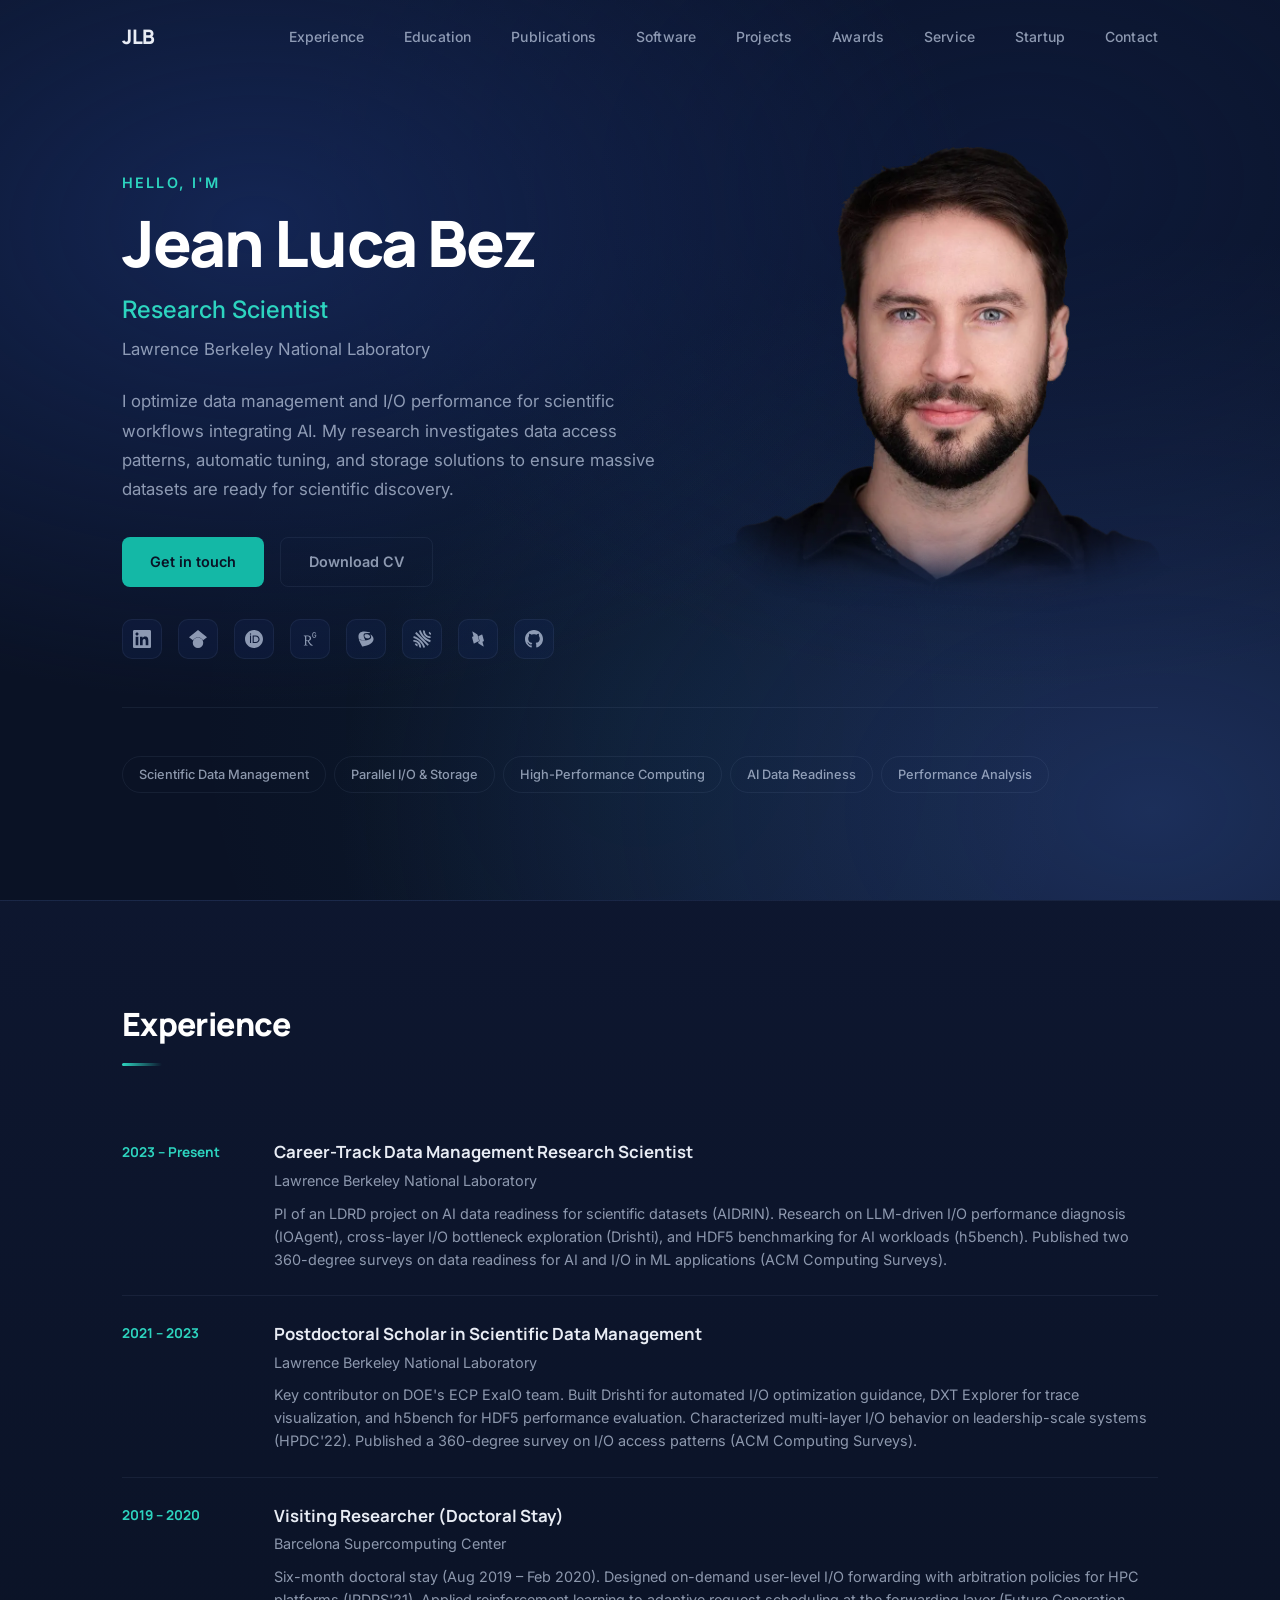
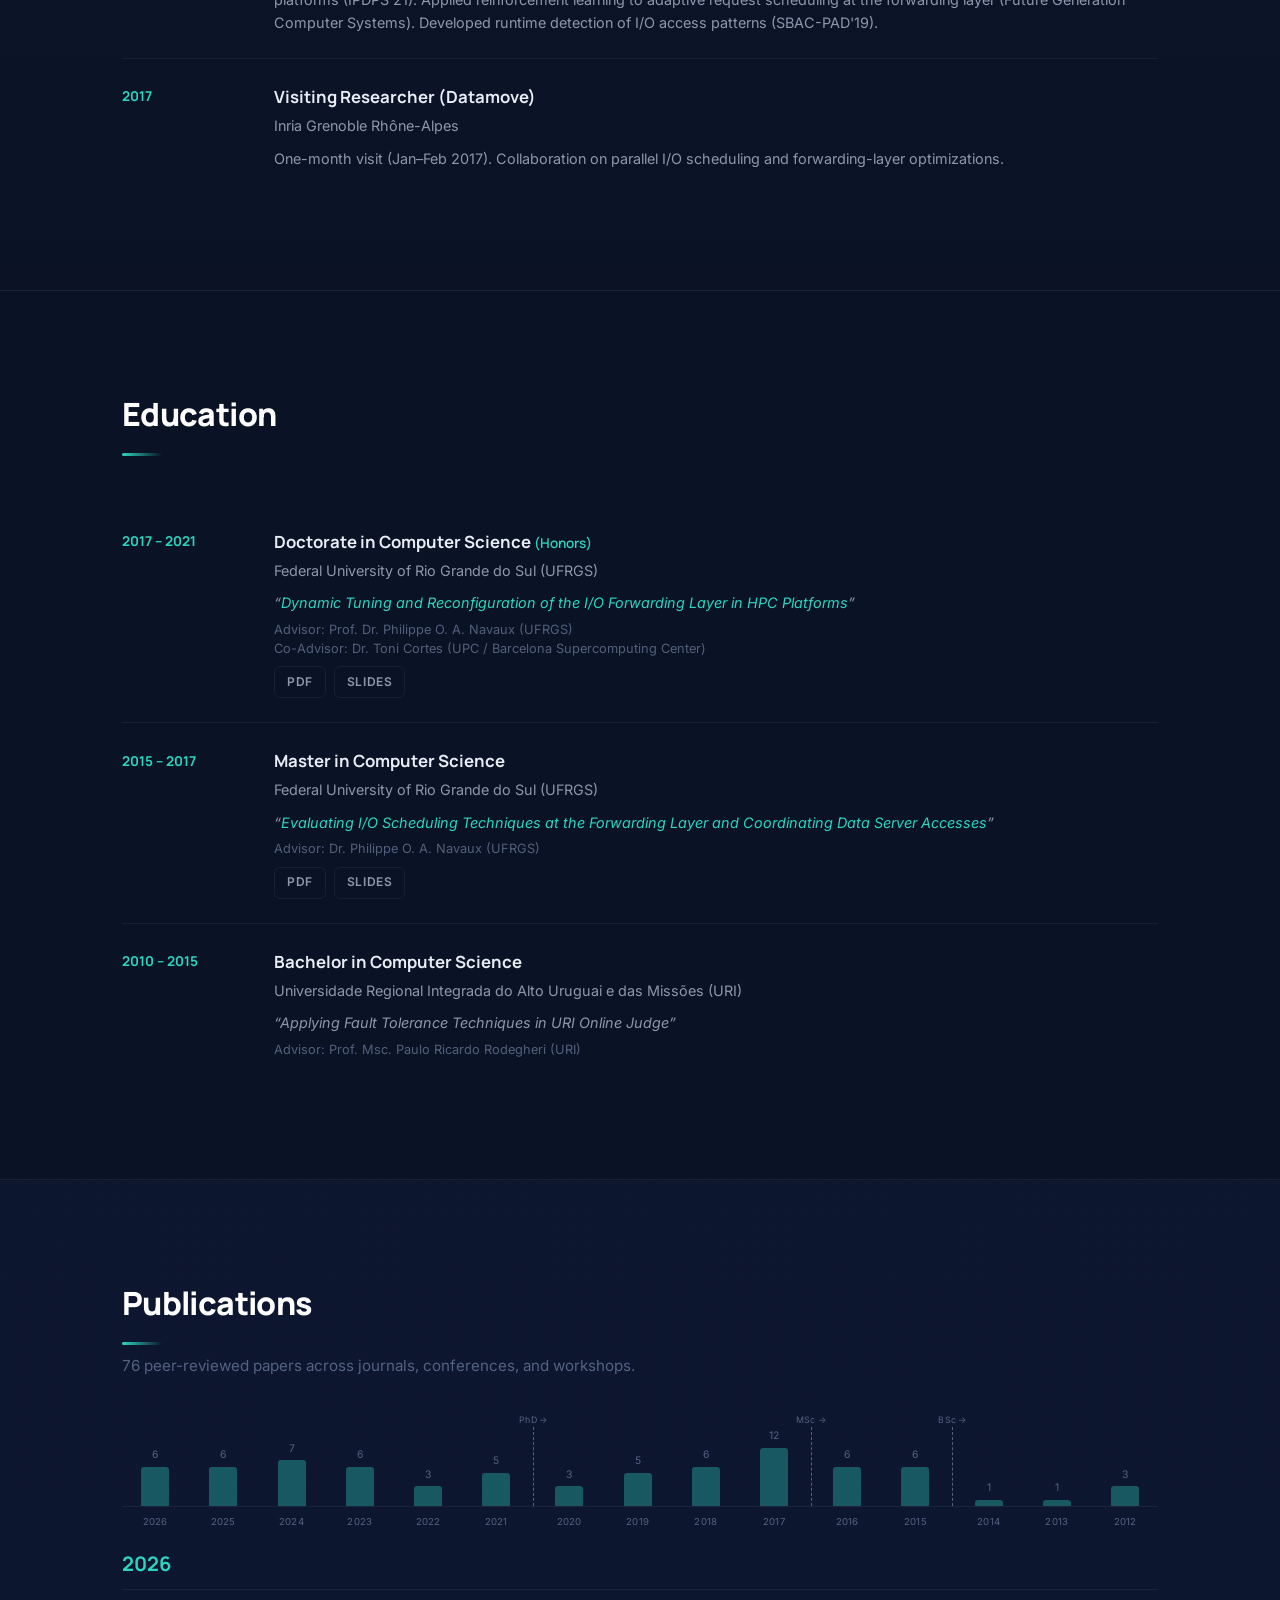
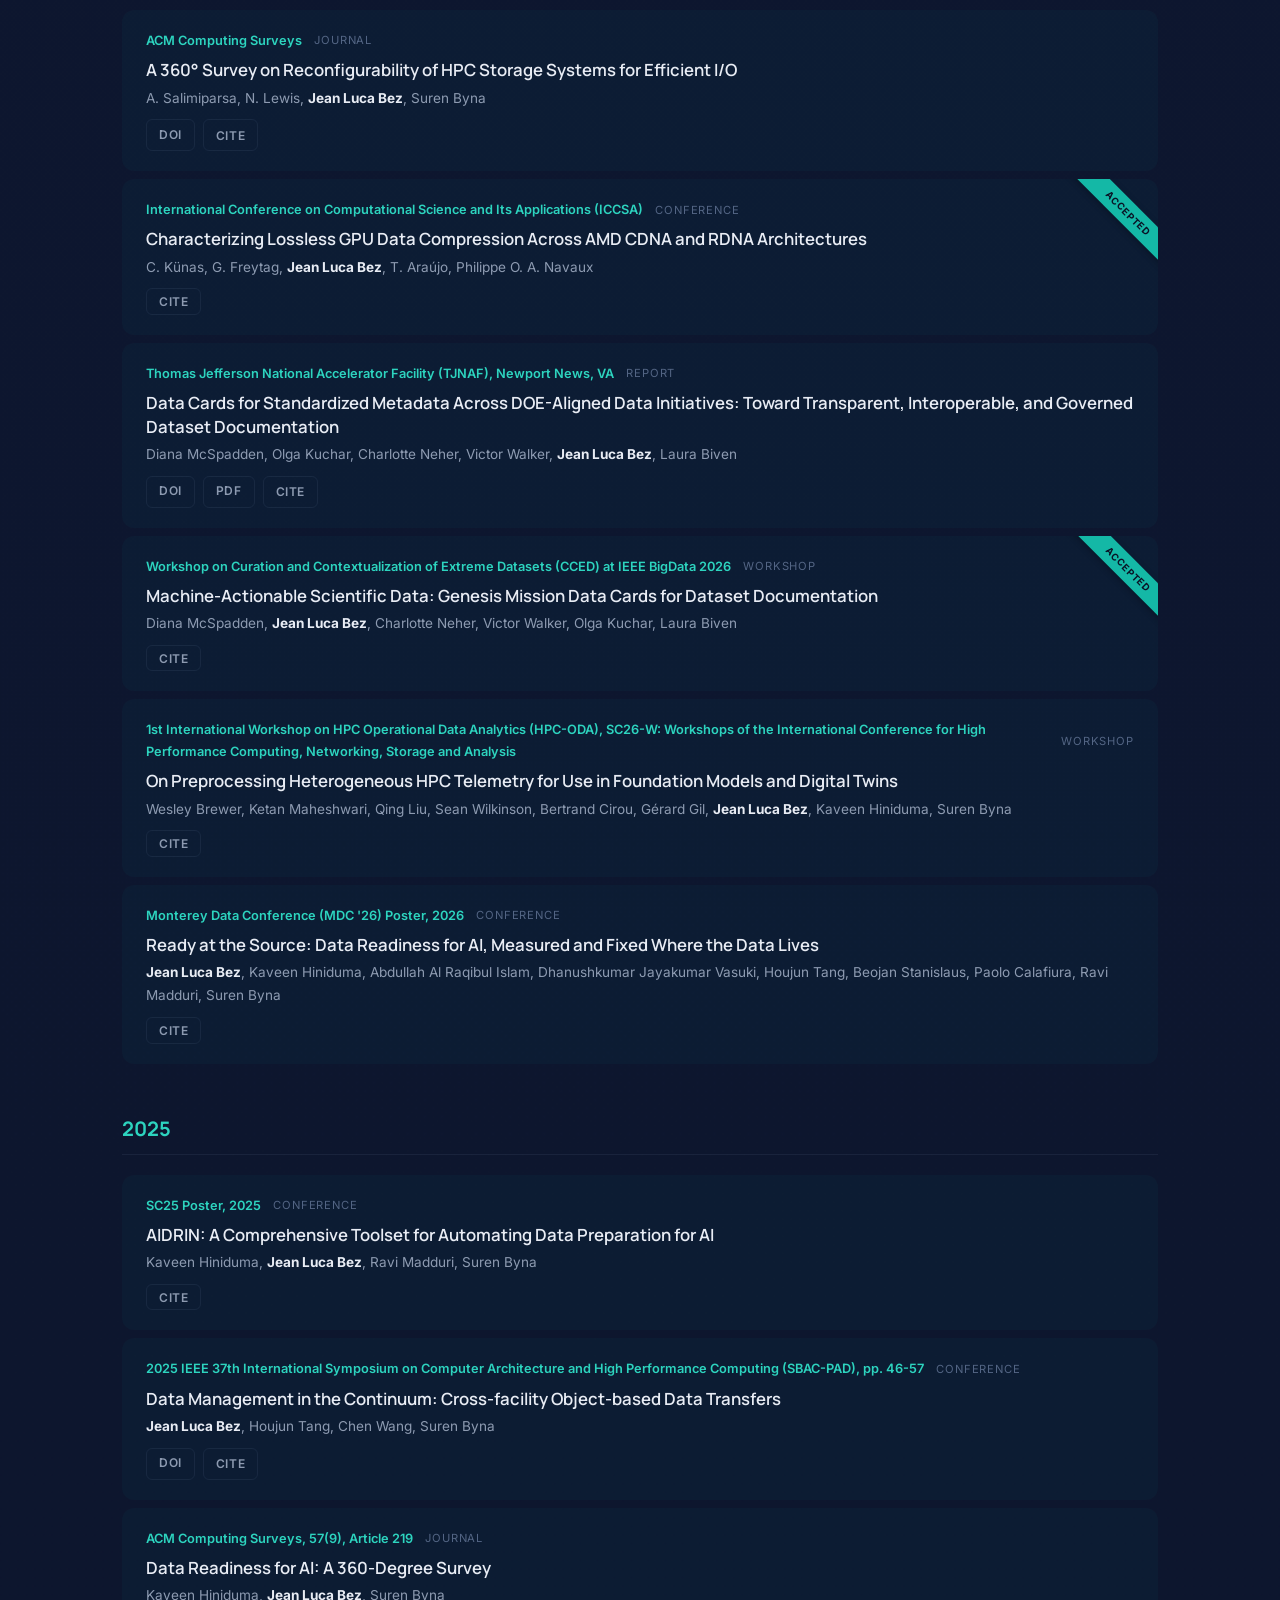
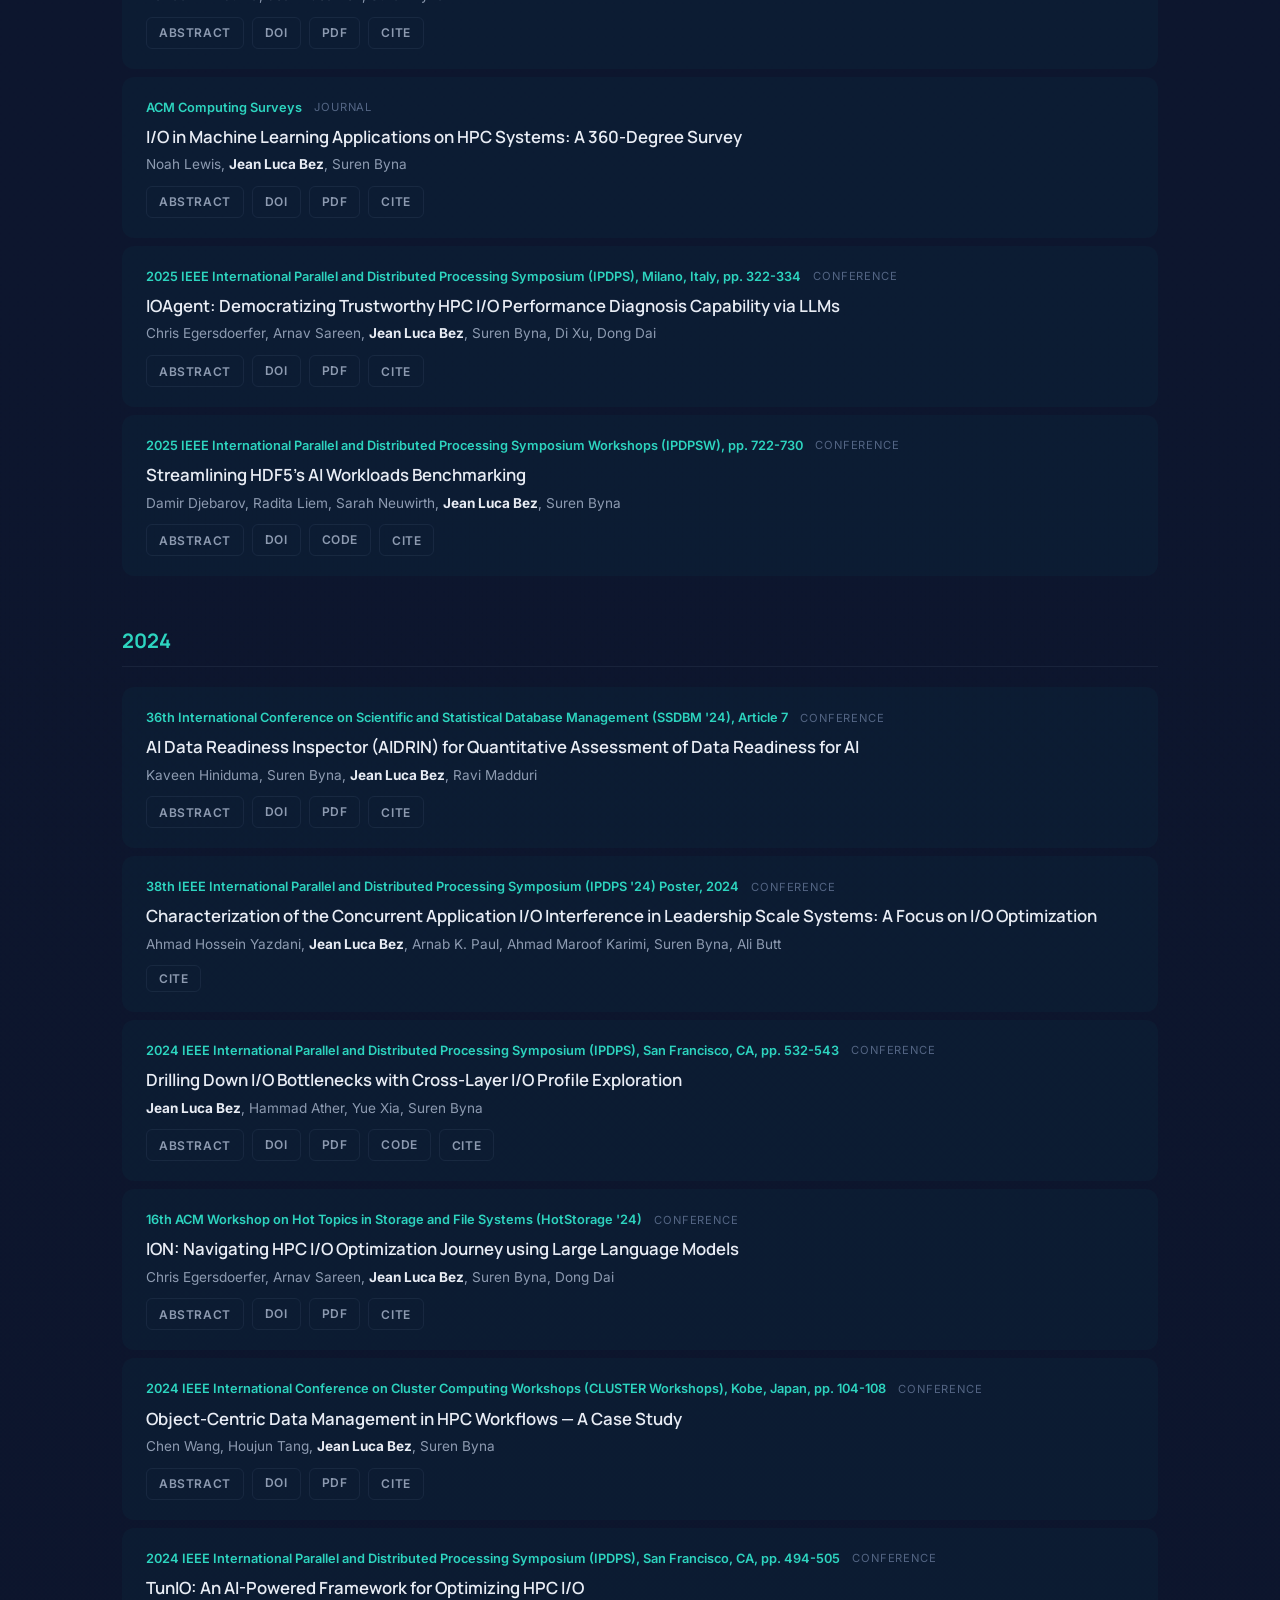
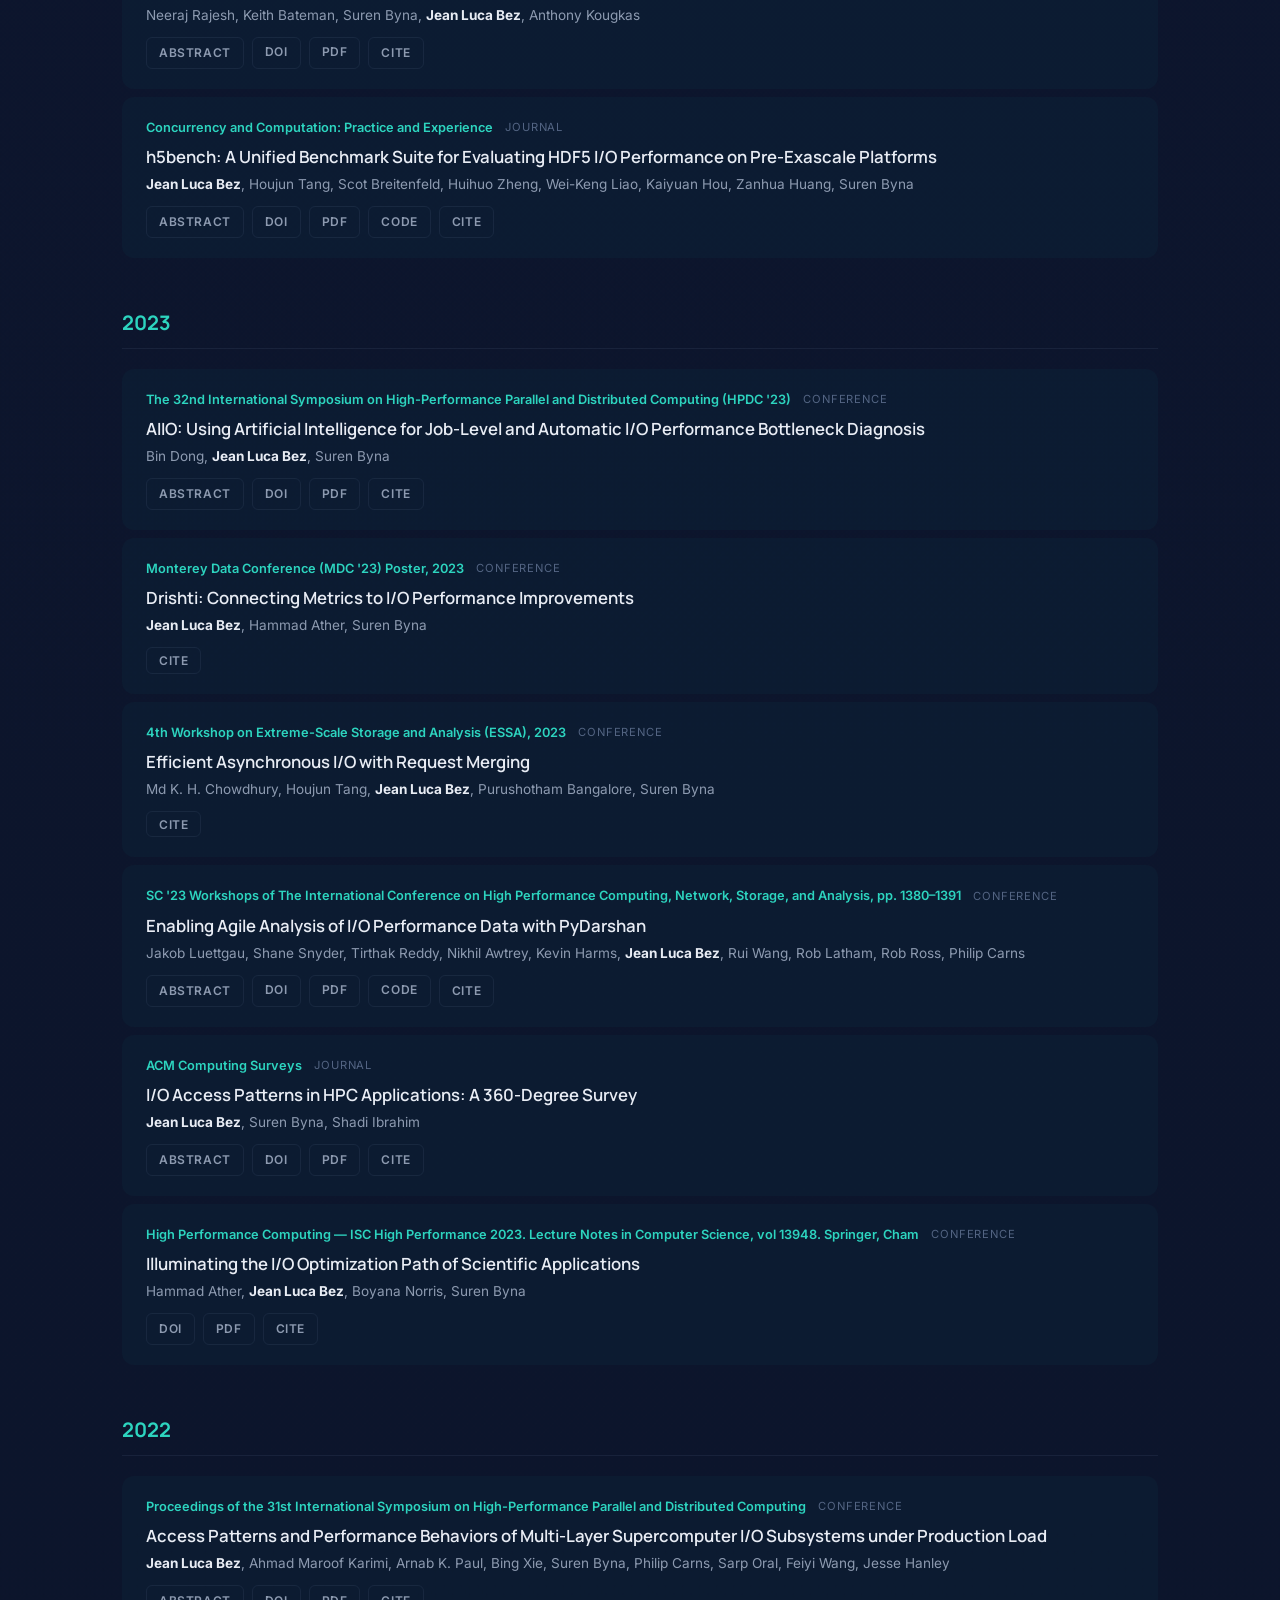
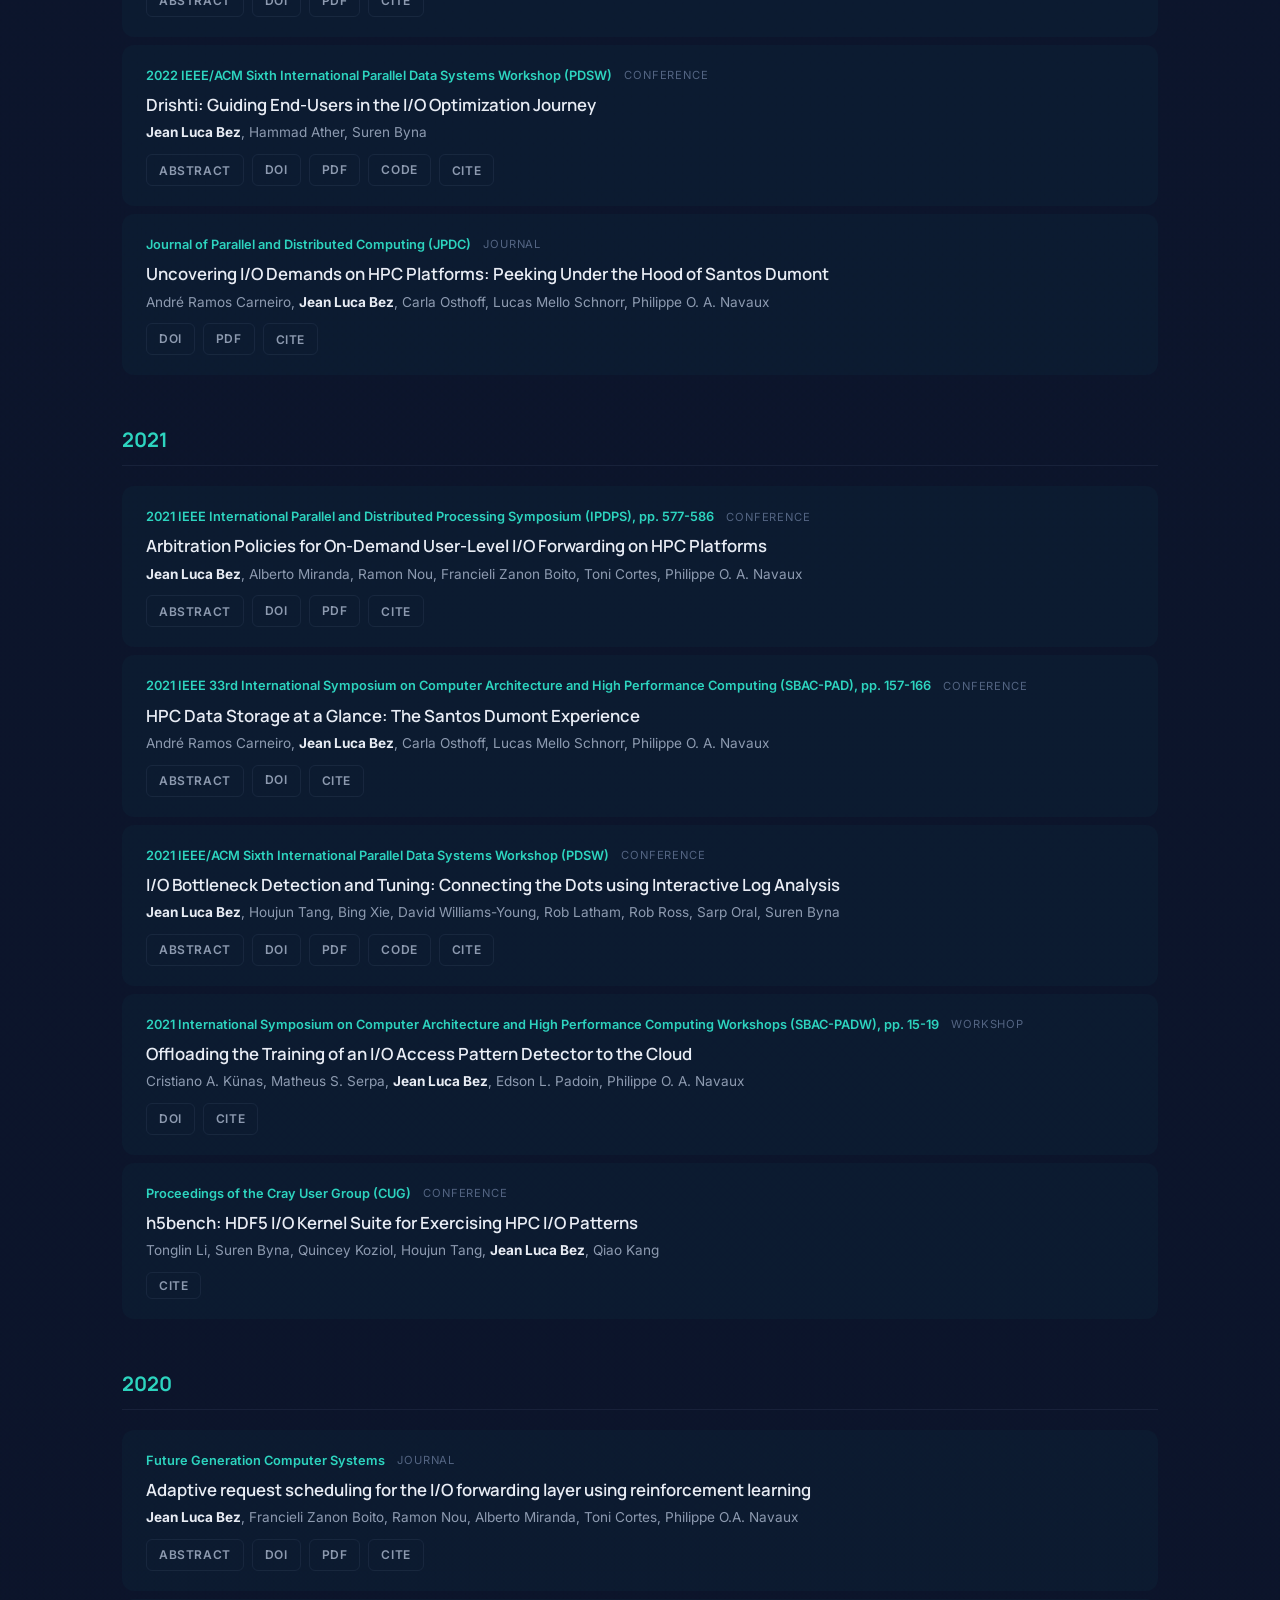
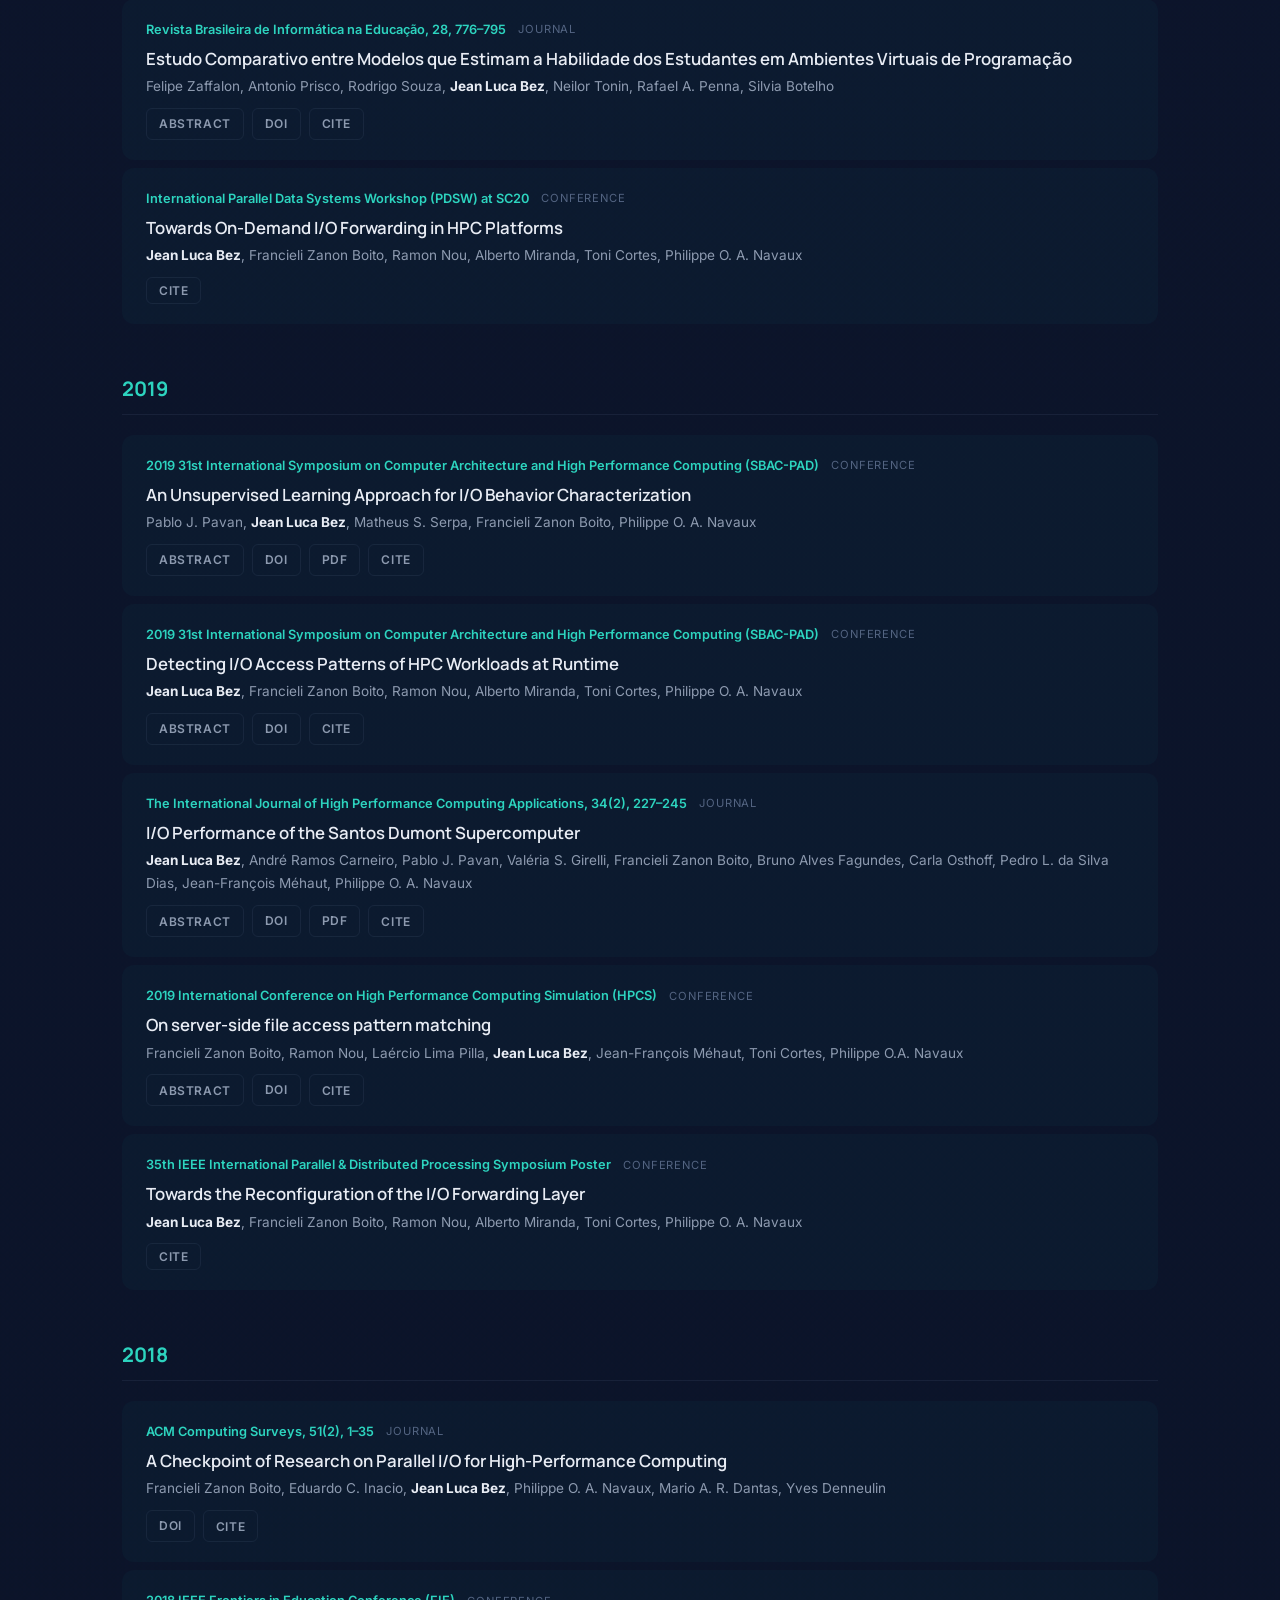
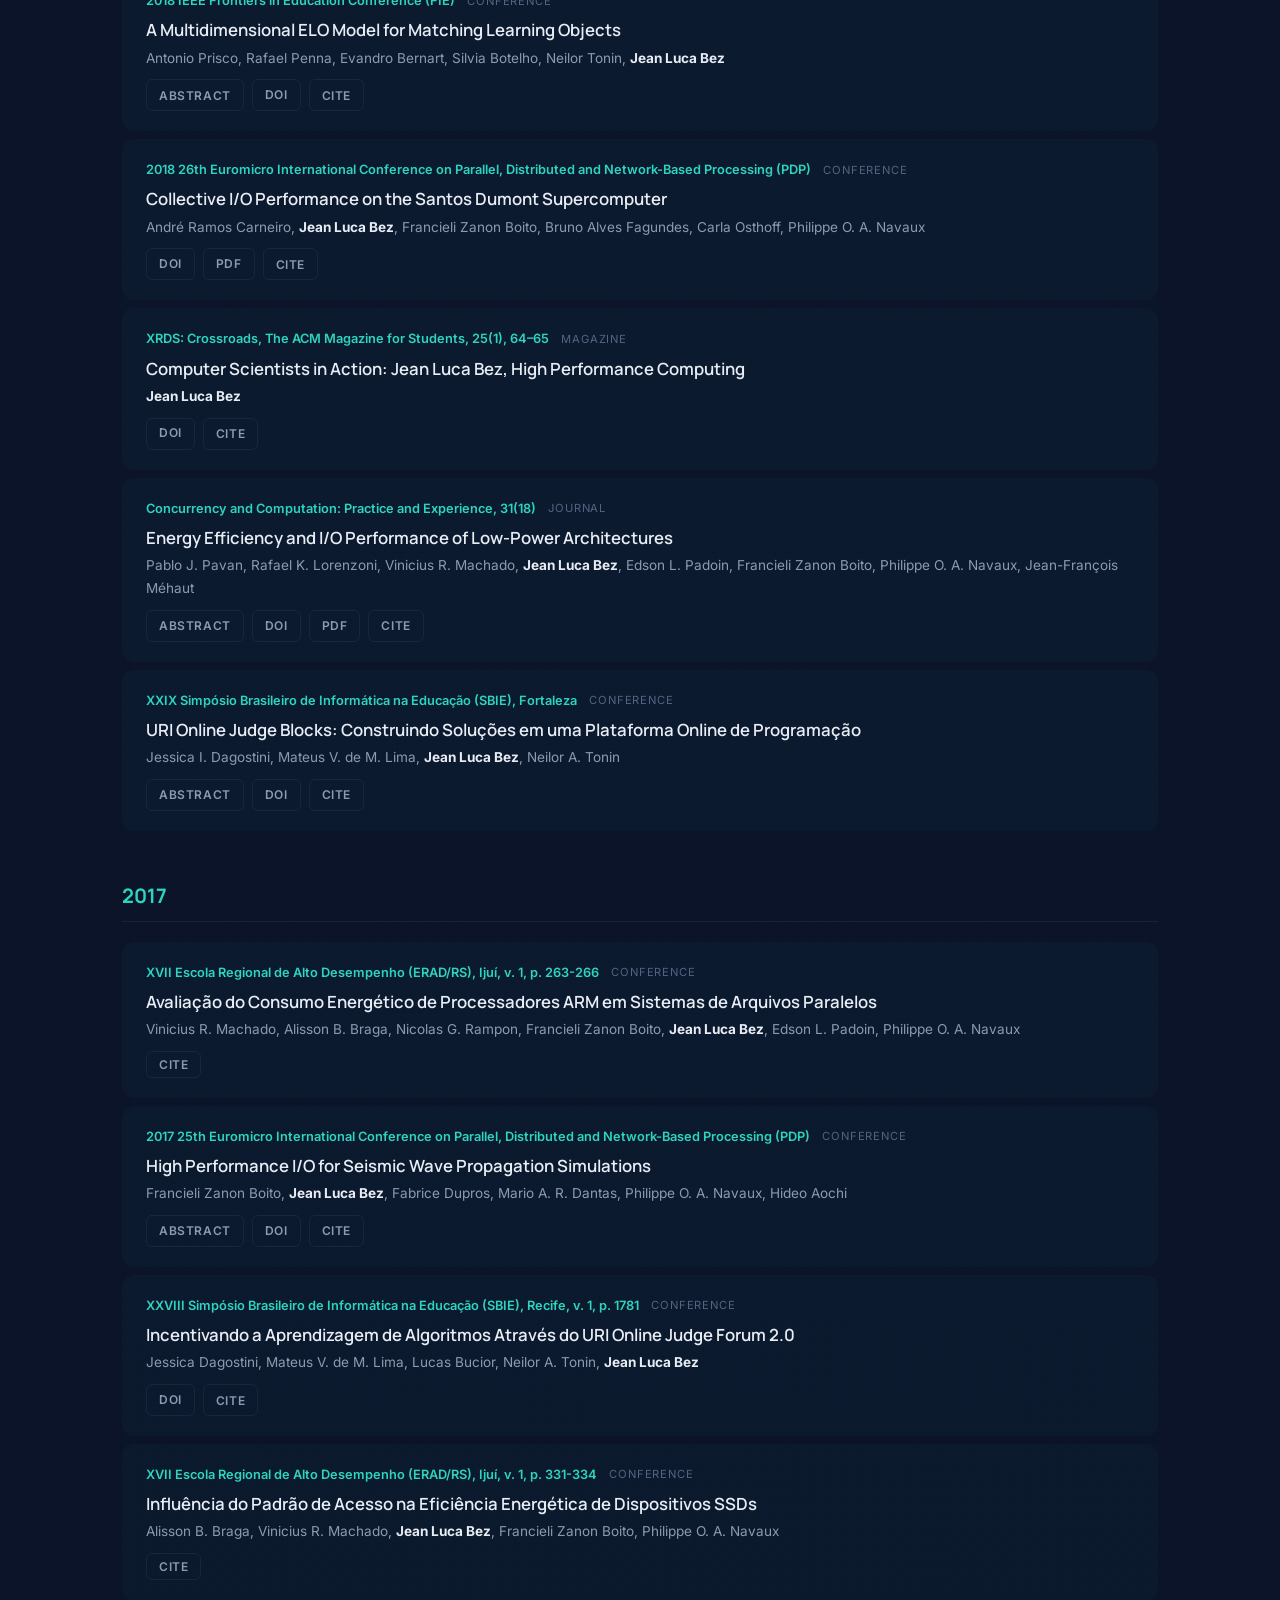
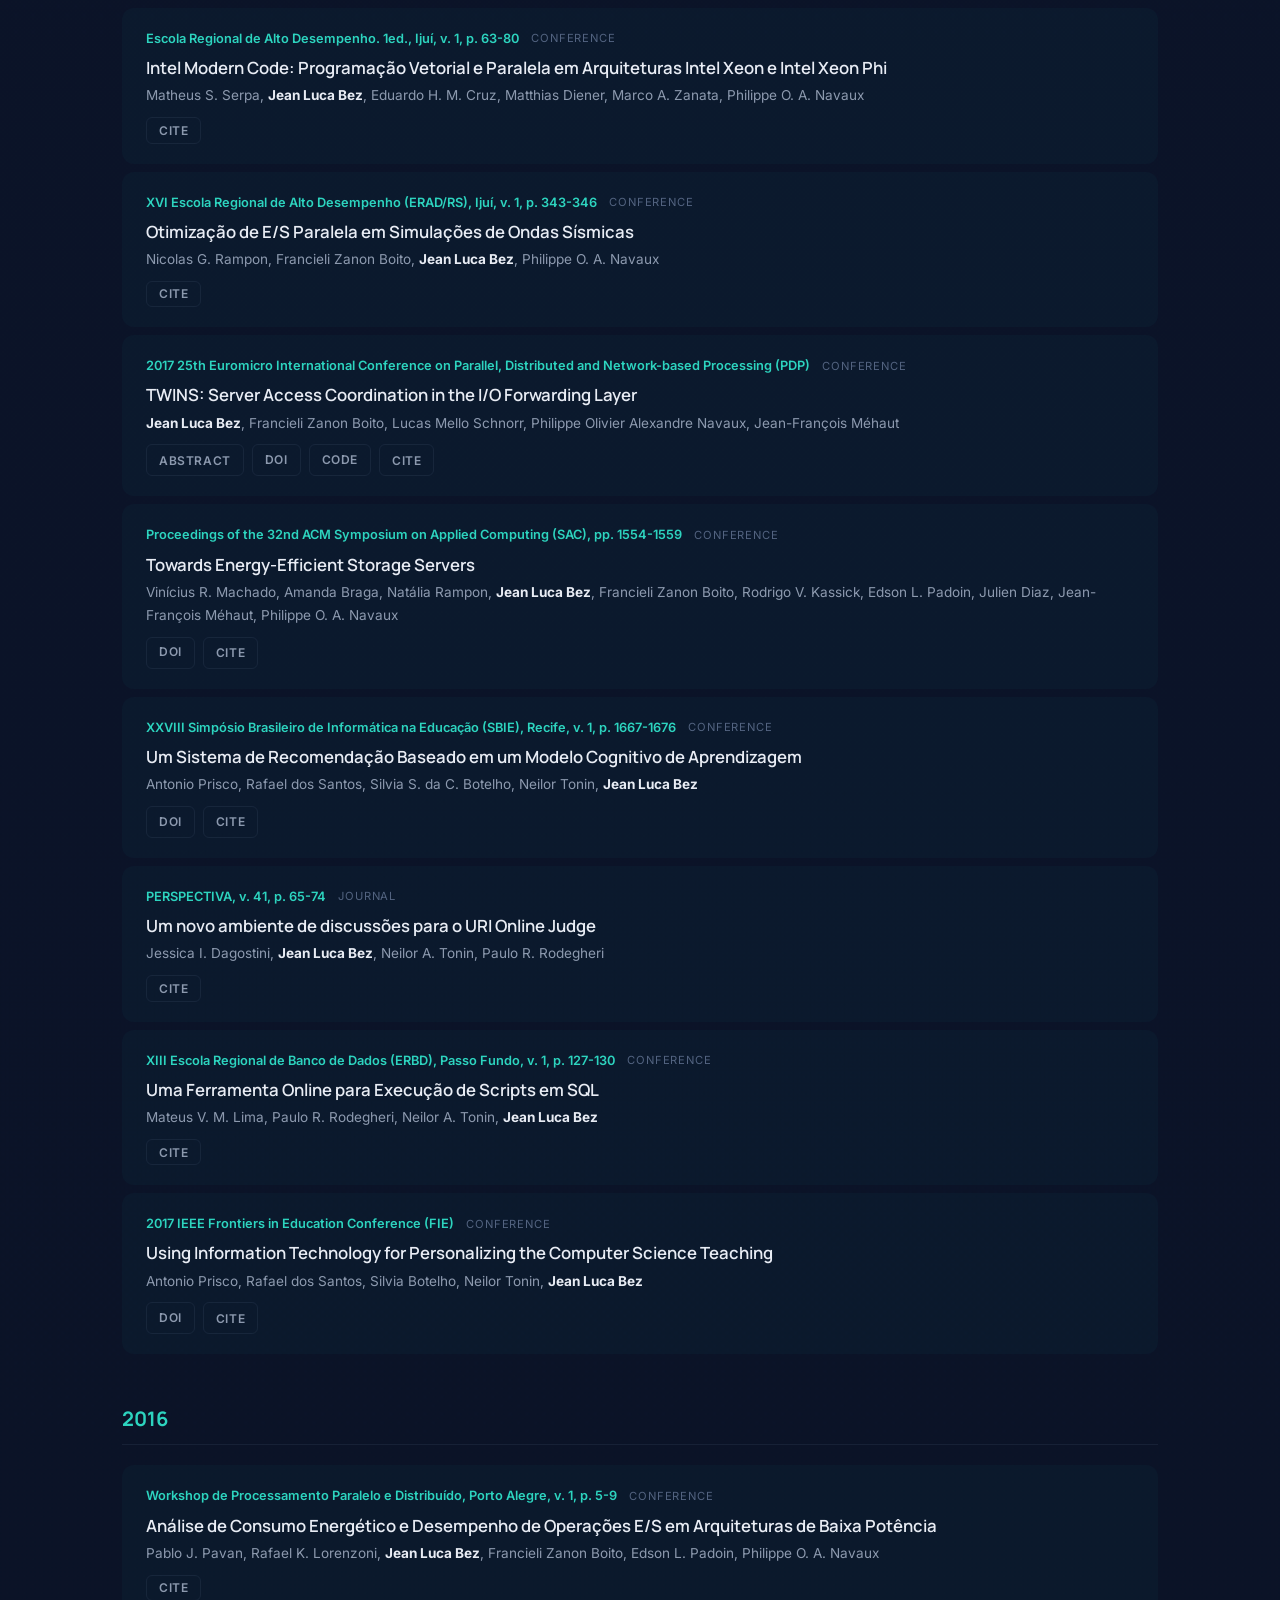
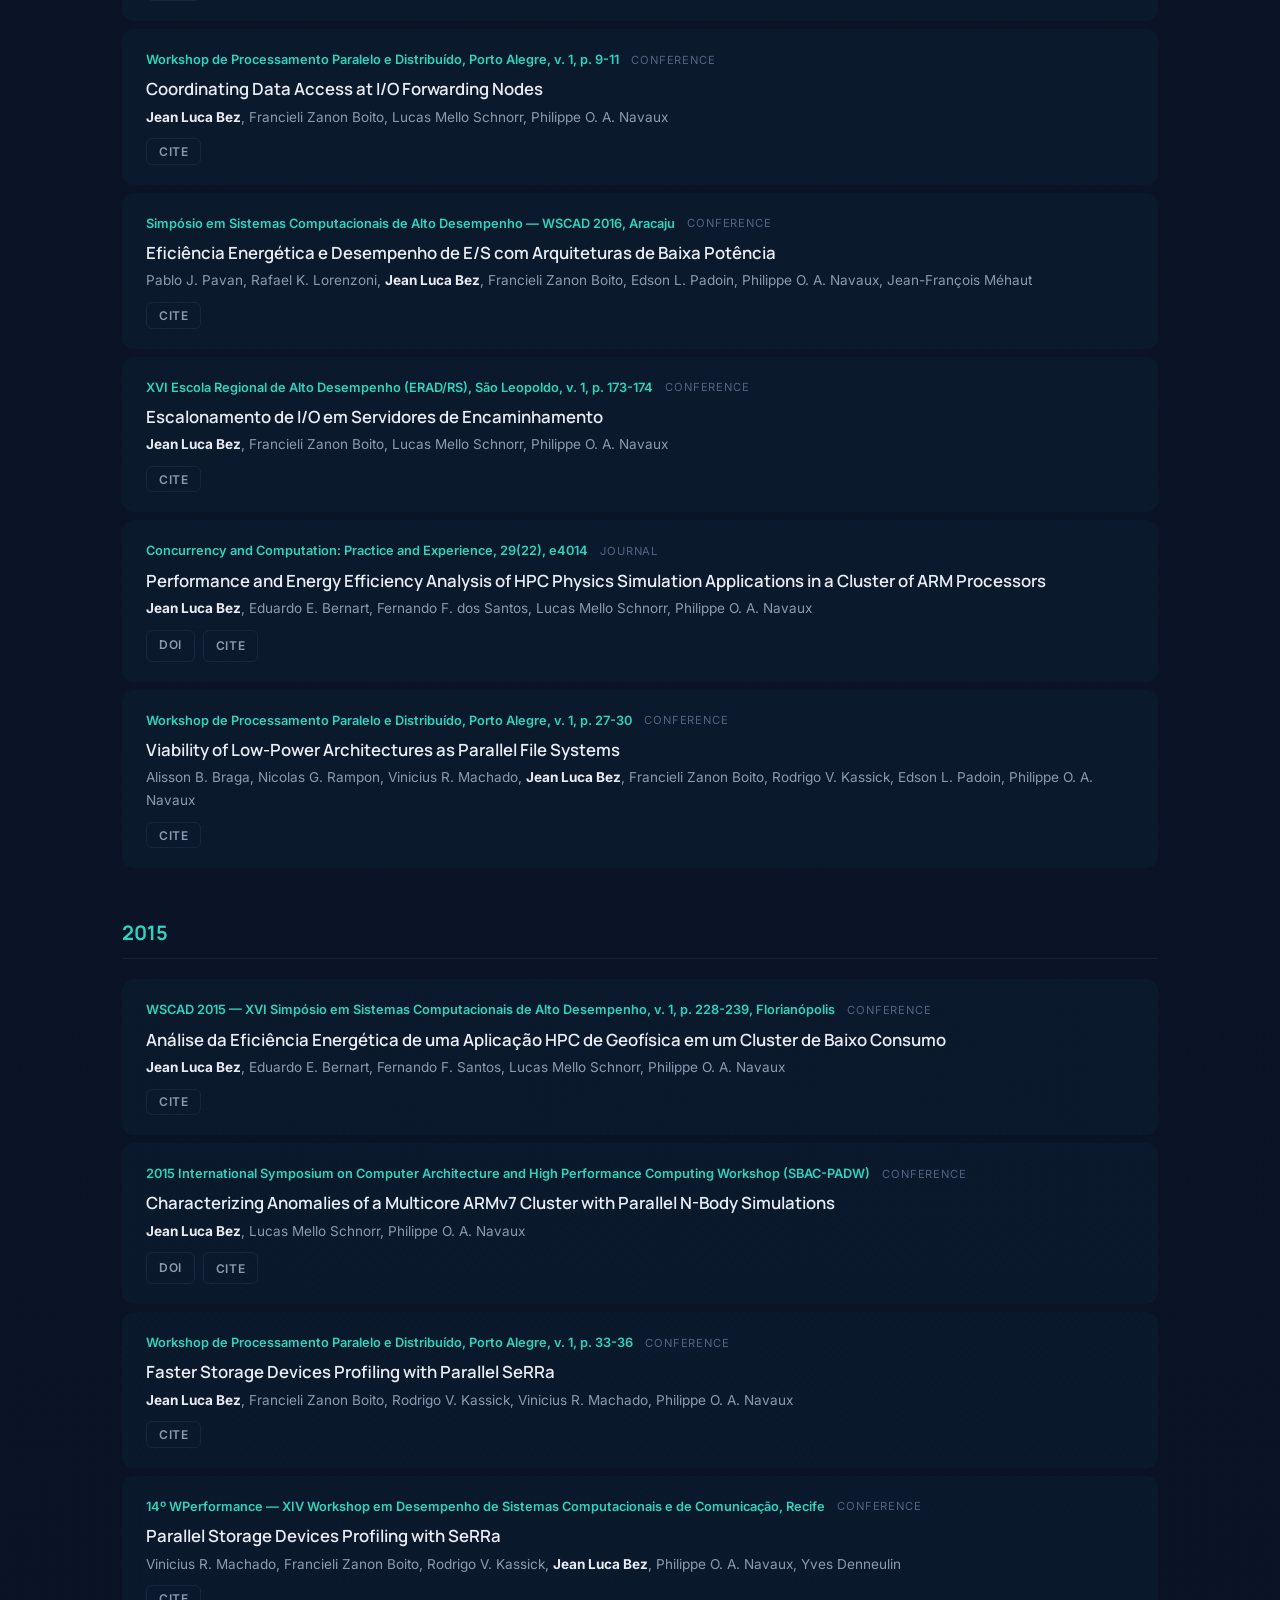
<file: index.html>
<!DOCTYPE html>
<html lang="en">
<head>
  <meta charset="UTF-8">
  <meta name="viewport" content="width=device-width, initial-scale=1.0">
  <script async src="https://www.googletagmanager.com/gtag/js?id=G-Q9W8BD7RF7"></script>
  <script>
    window.dataLayer = window.dataLayer || [];
    function gtag(){dataLayer.push(arguments);}
    gtag('js', new Date());
    gtag('config', 'G-Q9W8BD7RF7');
  </script>
  <title>Jean Luca Bez</title>
  <meta name="description" content="Jean Luca Bez is a Research Scientist at Lawrence Berkeley National Laboratory, specializing in scientific data management, parallel I/O, and AI data readiness for high-performance computing.">
  <meta name="author" content="Jean Luca Bez">
  <meta property="og:title" content="Jean Luca Bez — Research Scientist">
  <meta property="og:description" content="Research Scientist at Lawrence Berkeley National Laboratory. Scientific data management, parallel I/O, and AI data readiness for HPC.">
  <meta property="og:image" content="https://jeanlucabez.io/static/images/avatar.png">
  <meta property="og:image:width" content="1024">
  <meta property="og:image:height" content="1024">
  <meta property="og:image:alt" content="Jean Luca Bez">
  <meta property="og:type" content="website">
  <meta property="og:url" content="https://jeanlucabez.io/">
  <meta property="og:site_name" content="Jean Luca Bez">
  <meta name="twitter:card" content="summary">
  <meta name="twitter:title" content="Jean Luca Bez — Research Scientist">
  <meta name="twitter:description" content="Research Scientist at LBNL. Scientific data management, parallel I/O, and AI data readiness.">
  <meta name="twitter:image" content="https://jeanlucabez.io/static/images/avatar.png">
  <link rel="preconnect" href="https://fonts.googleapis.com">
  <link rel="preconnect" href="https://fonts.gstatic.com" crossorigin>
  <link href="https://fonts.googleapis.com/css2?family=Inter:wght@300;400;500;600;700&family=Manrope:wght@300;400;500;600;700;800&display=swap" rel="stylesheet">
  <link rel="canonical" href="https://jeanlucabez.io/">
  <script type="application/ld+json">
  {
    "@context": "https://schema.org",
    "@type": "Person",
    "@id": "https://jeanlucabez.io/#person",
    "name": "Jean Luca Bez",
    "givenName": "Jean Luca",
    "familyName": "Bez",
    "jobTitle": "Research Scientist",
    "url": "https://jeanlucabez.io/",
    "image": "https://jeanlucabez.io/static/images/avatar.png",
    "description": "Research Scientist at Lawrence Berkeley National Laboratory, specializing in scientific data management, parallel I/O, and AI data readiness for high-performance computing.",
    "worksFor": {
      "@type": "Organization",
      "name": "Lawrence Berkeley National Laboratory",
      "url": "https://www.lbl.gov"
    },
    "alumniOf": [
      {
        "@type": "CollegeOrUniversity",
        "name": "Federal University of Rio Grande do Sul (UFRGS)",
        "url": "https://www.ufrgs.br"
      },
      {
        "@type": "CollegeOrUniversity",
        "name": "Universidade Regional Integrada do Alto Uruguai e das Missões (URI)",
        "url": "https://www.uricer.edu.br"
      }
    ],
    "knowsAbout": [
      "Scientific Data Management",
      "Parallel I/O",
      "High-Performance Computing",
      "AI Data Readiness",
      "HDF5"
    ],
    "sameAs": [
      "https://orcid.org/0000-0002-3915-1135",
      "https://scholar.google.com.br/citations?user=2bhFfeoAAAAJ",
      "https://github.com/jeanbez",
      "https://www.linkedin.com/in/jeanlucabez/",
      "https://www.researchgate.net/profile/Jean_Bez",
      "https://dblp.org/pid/177/2482.html"
    ]
  }
  </script>
  <link rel="icon" href="/static/favicon.svg" type="image/svg+xml">
  <link rel="preload" href="/static/images/jean-luca-bez-no-backdrop.png" as="image">
  <link rel="stylesheet" href="/static/style.css">
</head>
<body>

  <!-- Nav -->
  <nav id="nav">
    <div class="nav-inner">
      <a href="#" class="nav-name">JLB</a>
      <div class="nav-links">
        <a href="#experience">Experience</a>
        <a href="#education">Education</a>
        <a href="#publications">Publications</a>
        <a href="#software">Software</a>
        <a href="#projects">Projects</a>
        <a href="#awards">Awards</a>
        <a href="#service">Service</a>
        <a href="#startup">Startup</a>
        <a href="#contact">Contact</a>
      </div>
      <button class="nav-toggle" aria-label="Menu">
        <span></span><span></span><span></span>
      </button>
    </div>
  </nav>

  <!-- Hero -->
  <div class="hero-bg">
  <header id="hero">
    <div class="hero-content">
      <div class="hero-text">
        <p class="hero-greeting">Hello, I'm</p>
        <h1 class="hero-name">Jean Luca Bez</h1>
        <p class="hero-role">Research Scientist</p>
        <p class="hero-affiliation">
          <a href="https://lbl.gov" target="_blank" rel="noopener">Lawrence Berkeley National Laboratory</a>
        </p>
        <p class="hero-bio">
          I optimize data management and I/O performance for scientific workflows integrating AI.
          My research investigates data access patterns, automatic tuning, and storage solutions
          to ensure massive datasets are ready for scientific discovery.
        </p>
        <div class="hero-links">
          <a href="#contact" class="btn btn-primary email-protect" data-u="jlbez" data-d="lbl.gov">Get in touch</a>
          <a href="/static/cv/jean-luca-bez.pdf" class="btn btn-ghost" target="_blank" rel="noopener">Download CV</a>
        </div>
        <div class="hero-social">
          <a href="https://www.linkedin.com/in/jeanlucabez/" target="_blank" rel="noopener" title="LinkedIn">
            <svg viewBox="0 0 24 24" fill="currentColor"><path d="M20.447 20.452h-3.554v-5.569c0-1.328-.027-3.037-1.852-3.037-1.853 0-2.136 1.445-2.136 2.939v5.667H9.351V9h3.414v1.561h.046c.477-.9 1.637-1.85 3.37-1.85 3.601 0 4.267 2.37 4.267 5.455v6.286zM5.337 7.433c-1.144 0-2.063-.926-2.063-2.065 0-1.138.92-2.063 2.063-2.063 1.14 0 2.064.925 2.064 2.063 0 1.139-.925 2.065-2.064 2.065zm1.782 13.019H3.555V9h3.564v11.452zM22.225 0H1.771C.792 0 0 .774 0 1.729v20.542C0 23.227.792 24 1.771 24h20.451C23.2 24 24 23.227 24 22.271V1.729C24 .774 23.2 0 22.222 0h.003z"/></svg>
          </a>
          <a href="https://scholar.google.com.br/citations?user=2bhFfeoAAAAJ" target="_blank" rel="noopener" title="Google Scholar">
            <svg viewBox="0 0 24 24" fill="currentColor"><path d="M5.242 13.769L0 9.5 12 0l12 9.5-5.242 4.269C17.548 11.249 14.978 9.5 12 9.5c-2.977 0-5.548 1.748-6.758 4.269zM12 10a7 7 0 1 0 0 14 7 7 0 0 0 0-14z"/></svg>
          </a>
          <a href="https://orcid.org/0000-0002-3915-1135" target="_blank" rel="noopener" title="ORCID">
            <svg viewBox="0 0 24 24" fill="currentColor"><path d="M12 0C5.372 0 0 5.372 0 12s5.372 12 12 12 12-5.372 12-12S18.628 0 12 0zM7.369 4.378c.525 0 .947.431.947.947s-.422.947-.947.947a.95.95 0 0 1-.947-.947c0-.525.422-.947.947-.947zm-.722 3.038h1.444v10.041H6.647V7.416zm3.562 0h3.9c3.712 0 5.344 2.653 5.344 5.025 0 2.578-2.016 5.025-5.325 5.025h-3.919V7.416zm1.444 1.303v7.444h2.297c3.272 0 4.022-2.484 4.022-3.722 0-1.847-1.178-3.722-3.953-3.722h-2.366z"/></svg>
          </a>
          <a href="https://www.researchgate.net/profile/Jean_Bez" target="_blank" rel="noopener" title="ResearchGate">
            <svg viewBox="0 0 384 512" fill="currentColor"><path d="M228.66 408.1C208.47 386.13 181.44 350.83 158.96 310.94c37.13-8.68 64.63-43.55 64.63-78.38 0-51.35-39.88-75.18-92.16-75.18-27.02 0-48.58 1.37-68.72 1.37-18.37 0-36.72 0-48.15-.44v13.3l17.4 3.19c11.97 2.3 18.78 7.77 18.78 36.21v180.6c0 28.44-6.81 33.93-18.78 36.2l-17.4 3.25v13.26c12.37-.44 33.91-1.35 55.47-1.35 20.62 0 47.22.91 58.68 1.35v-13.26l-23.85-3.25c-12.37-1.8-18.81-7.76-18.81-36.2v-76.54c11 .92 20.62.92 35.33.92 27.96 49.95 54.55 87.56 69.65 104.96 13.78 16.53 34.85 27.05 61.44 27.05 7.78 0 16.02-1.37 21.05-3.68v-11.89c-16.5 0-32.99-11.48-44.87-24.32zM119.06 295.34c-15.59 0-22.43-.41-33.01-1.41V178.92c10.57-.92 24.75-.92 37.14-.92 38.53 0 61.43 20.2 61.43 56.84 0 36.21-24.74 60.51-65.56 60.51zm139.93-115.7c-.46-2.41-.88-5.22-1.24-8.46-.38-3.27-.63-7.1-.78-11.63-.15-4.5-.22-9.99-.22-16.28 0-6.32.06-11.74.22-16.25.15-4.53.4-8.41.78-11.65.37-3.22.78-6.05 1.24-8.46.44-2.42 1.03-4.73 1.78-6.98 3.94-11.92 10.4-20.88 19.44-26.9 9.02-6.02 20.09-9.04 33.22-9.04 6.75 0 12.88.78 18.31 2.38 5.37 1.58 10.19 3.76 14.44 6.55 4.19 2.76 7.81 6.02 10.8 9.7 3.07 3.7 5.54 7.64 7.47 11.88.75 1.35.54 2.42-.66 3.18l-16.68 6.86c-1.41.75-2.41.37-3.19-1.12-3.74-6.94-6.94-11.49-12.18-14.81-5.31-3.3-10.22-4.87-18.31-4.87-8.79 0-12.72 1.75-18.23 5.69-5.46 3.87-9.47 8.73-11.83 16.14-.47 1.34-.91 2.99-1.41 4.94-.41 1.98-.75 4.4-.97 7.24-.22 2.84-.41 6.35-.6 10.5-.12 4.14-.18 9.18-.18 15.01 0 5.86.06 10.89.18 15.04.18 4.13.38 7.64.6 10.48.21 2.87.55 5.28.97 7.27.51 1.92.94 3.57 1.41 4.93 2.36 7.38 5.74 11.42 10.71 14.65 4.91 3.28 10.56 5.65 19.35 5.65 7.81 0 14.96-2.23 19.63-5.62 4.62-3.39 8.46-7.87 10.17-13.99.75-2.58 1.72-5.79 2.38-9.71.6-3.93.6-8.09.6-13.82 0-.91-.51-1.37-1.35-1.37h-26.72c-1.5 0-2.24-.74-2.24-2.24v-15.31c0-1.52.74-2.26 2.24-2.26h49.03c1.54 0 2.26.74 2.26 2.26v13.09c0 6.94 0 13.37-.72 19.32-.69 5.95-1.63 11.11-2.81 14.87-3.74 11.77-9.68 20.15-18.78 26.39-9.13 6.29-20.9 9.68-33.68 9.68-13.13 0-24.2-3.02-33.22-9.02-9.04-6.08-15.5-14.99-19.44-26.92-.75-2.25-1.34-4.57-1.78-7z"/></svg>
          </a>
          <a href="http://buscatextual.cnpq.br/buscatextual/visualizacv.do?id=K4315186P6" target="_blank" rel="noopener" title="Lattes">
            <svg viewBox="0 0 448 512" fill="currentColor"><path d="M97.872 434.733C51.534 339.784 23.966 282.444 23.966 281.02c0-2.322 2.832-2 30.672 3.46 48.965 9.614 75.126 12.326 118.735 12.343 57.697.016 104.681-9.122 141.185-27.484 19.312-9.715 30.926-18.328 40.437-29.993 11.716-14.378 15.48-24.28 15.615-40.947.119-15.852-2.018-24.212-11.19-43.609-3.629-7.664-6.817-16.463-7.121-19.55-.475-4.968-.068-5.68 3.594-6.104 8.003-.948 47.507 37.402 62.055 60.241 25.076 39.386 27.112 81.993 5.884 123.195-13.039 25.313-27.45 42.827-51.577 62.734-40.098 33.062-86.708 56.086-151.068 74.635C186.616 459.911 130.715 472 119.202 472c-2.441 0-7.02-8.003-21.296-37.283l-.034.015zM110.776 281.612C65.76 275.78 27.985 270.709 26.815 270.337c-2-.644-9.155-24.516-13.19-43.947-1.017-4.917-2.51-17.939-3.323-28.958C6.672 148.261 17.371 114.266 46.041 83.697 94.584 31.985 198.517 25.694 315.778 67.369c20.583 7.324 28.755 12.411 24.975 15.581-2.797 2.34-21.753 2.306-54.509-.102-51.205-3.764-90.183 3.357-110.275 20.176-30.587 25.602-25.923 81.724 13.531 162.682 4.273 8.766 8.579 17.345 9.563 19.091 2.29 4.018.628 7.749-3.357 7.562-1.698-.081-39.915-4.912-84.929-10.746zm151.016-44.047c-35.928-6.46-68.227-28.739-78.654-54.221-5.002-12.242-4.764-28.213.576-37.775 4.833-8.647 17.311-18.65 28.485-22.838 18.599-6.968 51.17-4.189 74.907 6.41 22.532 10.055 42.507 27.738 49.932 44.185 9.529 21.108 1.593 44.66-18.821 55.9-13.531 7.443-39.827 11.326-56.442 8.341h.018z"/></svg>
          </a>
          <a href="https://hal.science/search/index/q/*/authFullName_s/Jean+Luca+Bez" target="_blank" rel="noopener" title="HAL">
            <svg viewBox="0 0 512 512" fill="currentColor"><path d="M286.41 8c-.76 6.62-.95 13.43-.95 20.05-.19 54.02 21 104.73 59.41 142.95 39.83 39.64 92.24 59.41 144.74 59.41 4.82 0 9.74-.19 14.57-.57-1.99-18.07-5.67-35.76-11.26-52.41-40.21.95-80.41-13.81-110.78-43.9-28.38-28.19-43.89-65.65-43.71-105.29 0-2.74.19-5.49.19-7.95C321.98 14.43 304.48 10.18 286.41 8zm-66.6.38c-17.88 2.55-35 7-51.46 13.05 23.46 75.78 65.65 145.5 123.74 203.39 56.95 56.76 124.5 96.78 196.39 120.43 6.24-16.37 11.07-33.39 13.81-51.27C439.1 272.79 379.69 237.22 329.55 187.27 278.28 136.19 241.01 75.17 219.81 8.38zM460.86 47.45c-7.57 9.18-11.83 20.62-11.83 32.64-.28 13.81 5.2 26.77 14.95 36.52 9.74 9.74 22.51 15.14 36.33 15.14h.19c11.83 0 22.89-3.88 32.07-11.26-18.64-28.95-43.14-54.02-71.71-73.03zM100.33 60.03C86.52 71.1 73.75 83.49 62.49 97.11L412.52 449.79c14 -11.07 26.39-23.74 37.46-37.46zM21.62 168.26c-6.24 16.56-10.69 33.68-13.24 51.46 64.9 21.19 125.92 57.14 177.19 108.22 50.14 49.95 86.84 109.55 108.41 174.45 17.88-2.74 35-7.38 51.27-13.81C321.32 414.6 279.98 346.77 223.03 290.2 164.57 232.4 95.41 191.81 21.62 168.26zm8.09 116.65c-7.31-.14-14.62.12-21.9.75 2.18 18.07 6.24 35.57 12.01 52.22 40.77-1.51 82.21 13.06 113.24 43.9 28.38 28.19 43.89 65.65 43.71 105.29 0 1.7 0 3.69-.19 5.49 16.74 5.68 34.15 9.56 52.41 11.45.38-5.49.76-11.07.76-16.75C229.84 433.43 208.84 382.53 170.43 344.31 131.69 305.74 80.86 285.85 29.71 284.9zm51.51 98.29c-12.2 0-23.75 4.26-33.02 12.02 19.2 28.57 44.28 52.88 73.41 71.33 7.19-8.89 11.07-20.06 11.07-31.69 0-13.81-5.2-26.87-14.95-36.52-9.74-9.74-22.51-15.14-36.33-15.14h-.18z"/></svg>
          </a>
          <a href="https://dblp.org/pid/177/2482.html" target="_blank" rel="noopener" title="DBLP">
            <svg viewBox="0 0 384 512" fill="currentColor"><path d="M32.25 40.01c-2.24-.15-3.89 1.01-2.65 5.64l35.79 133.56-.01.003-33.65 15.64s-10.07 4.68-7.24 15.25l44.18 164.87s2.83 10.57 12.91 5.88l111.11-51.64 23.56-10.95s9.31-4.36 7.47-14.12c-.07-.37-.12-.74-.23-1.13L203.11 227l-11.79-43.99c-1.32-4.69 0 0-12.16-45.64 0 0-2.83-10.57-15.07-18.07L39 42.58s-3.87-2.37-6.75-2.57zM307.36 130.17c-1.41-.02-3.04.32-4.93 1.2l-100.86 46.58 15.49 57.76-.03-.02 19.59 73.44c.1.39.15.76.23 1.13.92 8.41-7.47 14.12-7.47 14.12l-33.75 15.78 9.07 33.92.14.56s2.83 10.57 15.07 18.07l125.1 76.71s12.23 7.5 9.4-3.07l-35.73-133.36 33.61-15.62s10.07-4.68 7.24-15.25l-44.18-164.87s-1.87-6.98-7.98-7.08z"/></svg>
          </a>
          <a href="https://github.com/jeanbez" target="_blank" rel="noopener" title="GitHub">
            <svg viewBox="0 0 24 24" fill="currentColor"><path d="M12 0c-6.626 0-12 5.373-12 12 0 5.302 3.438 9.8 8.207 11.387.599.111.793-.261.793-.577v-2.234c-3.338.726-4.033-1.416-4.033-1.416-.546-1.387-1.333-1.756-1.333-1.756-1.089-.745.083-.729.083-.729 1.205.084 1.839 1.237 1.839 1.237 1.07 1.834 2.807 1.304 3.492.997.107-.775.418-1.305.762-1.604-2.665-.305-5.467-1.334-5.467-5.931 0-1.311.469-2.381 1.236-3.221-.124-.303-.535-1.524.117-3.176 0 0 1.008-.322 3.301 1.23.957-.266 1.983-.399 3.003-.404 1.02.005 2.047.138 3.006.404 2.291-1.552 3.297-1.23 3.297-1.23.653 1.653.242 2.874.118 3.176.77.84 1.235 1.911 1.235 3.221 0 4.609-2.807 5.624-5.479 5.921.43.372.823 1.102.823 2.222v3.293c0 .319.192.694.801.576 4.765-1.589 8.199-6.086 8.199-11.386 0-6.627-5.373-12-12-12z"/></svg>
          </a>
        </div>
      </div>
      <div class="hero-photo">
        <picture>
          <source srcset="/static/images/jean-luca-bez-no-backdrop.webp" type="image/webp">
          <img src="/static/images/jean-luca-bez-no-backdrop.png" alt="Jean Luca Bez">
        </picture>
      </div>
    </div>
    <div class="hero-interests">
      <span>Scientific Data Management</span>
      <span>Parallel I/O &amp; Storage</span>
      <span>High-Performance Computing</span>
      <span>AI Data Readiness</span>
      <span>Performance Analysis</span>
    </div>
  </header>
  </div>

  <!-- Experience -->
  <section id="experience" class="section section-alt">
    <div class="container">
      <h2 class="section-title">Experience</h2>
      <div class="experience-list">
        
        <div class="exp-item">
          <div class="exp-dates">2023 – Present</div>
          <div class="exp-content">
            <div class="exp-position">Career-Track Data Management Research Scientist</div>
            <div class="exp-org"><a href="https://lbl.gov" target="_blank" rel="noopener">Lawrence Berkeley National Laboratory</a></div>
            <p class="exp-desc">PI of an LDRD project on AI data readiness for scientific datasets (AIDRIN). Research on LLM-driven I/O performance diagnosis (IOAgent), cross-layer I/O bottleneck exploration (Drishti), and HDF5 benchmarking for AI workloads (h5bench). Published two 360-degree surveys on data readiness for AI and I/O in ML applications (ACM Computing Surveys).</p>
          </div>
        </div>
        
        <div class="exp-item">
          <div class="exp-dates">2021 – 2023</div>
          <div class="exp-content">
            <div class="exp-position">Postdoctoral Scholar in Scientific Data Management</div>
            <div class="exp-org"><a href="https://lbl.gov" target="_blank" rel="noopener">Lawrence Berkeley National Laboratory</a></div>
            <p class="exp-desc">Key contributor on DOE&#39;s ECP ExaIO team. Built Drishti for automated I/O optimization guidance, DXT Explorer for trace visualization, and h5bench for HDF5 performance evaluation. Characterized multi-layer I/O behavior on leadership-scale systems (HPDC&#39;22). Published a 360-degree survey on I/O access patterns (ACM Computing Surveys).</p>
          </div>
        </div>
        
        <div class="exp-item">
          <div class="exp-dates">2019 – 2020</div>
          <div class="exp-content">
            <div class="exp-position">Visiting Researcher (Doctoral Stay)</div>
            <div class="exp-org"><a href="https://www.bsc.es" target="_blank" rel="noopener">Barcelona Supercomputing Center</a></div>
            <p class="exp-desc">Six-month doctoral stay (Aug 2019 – Feb 2020). Designed on-demand user-level I/O forwarding with arbitration policies for HPC platforms (IPDPS&#39;21). Applied reinforcement learning to adaptive request scheduling at the forwarding layer (Future Generation Computer Systems). Developed runtime detection of I/O access patterns (SBAC-PAD&#39;19).</p>
          </div>
        </div>
        
        <div class="exp-item">
          <div class="exp-dates">2017</div>
          <div class="exp-content">
            <div class="exp-position">Visiting Researcher (Datamove)</div>
            <div class="exp-org"><a href="https://www.inria.fr" target="_blank" rel="noopener">Inria Grenoble Rhône-Alpes</a></div>
            <p class="exp-desc">One-month visit (Jan–Feb 2017). Collaboration on parallel I/O scheduling and forwarding-layer optimizations.</p>
          </div>
        </div>
        
      </div>
    </div>
  </section>

  <!-- Education -->
  <section id="education" class="section">
    <div class="container">
      <h2 class="section-title">Education</h2>
      <div class="experience-list">
        
        <div class="exp-item">
          <div class="exp-dates">2017 – 2021</div>
          <div class="exp-content">
            <div class="exp-position">Doctorate in Computer Science <span class="edu-honors">(Honors)</span></div>
            <div class="exp-org"><a href="https://www.ufrgs.br" target="_blank" rel="noopener">Federal University of Rio Grande do Sul (UFRGS)</a></div>
            <p class="edu-thesis">&ldquo;<a href="https://lume.ufrgs.br/handle/10183/223297" target="_blank" rel="noopener">Dynamic Tuning and Reconfiguration of the I/O Forwarding Layer in HPC Platforms</a>&rdquo;</p>
            <p class="edu-advisor">Advisor: Prof. Dr. Philippe O. A. Navaux (UFRGS)<br>Co-Advisor: Dr. Toni Cortes (UPC / Barcelona Supercomputing Center)</p>
            
            <div class="edu-links">
              <a href="/static/thesis-phd.pdf" target="_blank" rel="noopener" class="pub-link">PDF</a>
              <a href="/static/slides-phd.pdf" target="_blank" rel="noopener" class="pub-link">Slides</a>
            </div>
            
          </div>
        </div>
        
        <div class="exp-item">
          <div class="exp-dates">2015 – 2017</div>
          <div class="exp-content">
            <div class="exp-position">Master in Computer Science</div>
            <div class="exp-org"><a href="https://www.ufrgs.br" target="_blank" rel="noopener">Federal University of Rio Grande do Sul (UFRGS)</a></div>
            <p class="edu-thesis">&ldquo;<a href="https://lume.ufrgs.br/handle/10183/156441" target="_blank" rel="noopener">Evaluating I/O Scheduling Techniques at the Forwarding Layer and Coordinating Data Server Accesses</a>&rdquo;</p>
            <p class="edu-advisor">Advisor: Dr. Philippe O. A. Navaux (UFRGS)</p>
            
            <div class="edu-links">
              <a href="/static/thesis-msc.pdf" target="_blank" rel="noopener" class="pub-link">PDF</a>
              <a href="/static/slides-msc.pdf" target="_blank" rel="noopener" class="pub-link">Slides</a>
            </div>
            
          </div>
        </div>
        
        <div class="exp-item">
          <div class="exp-dates">2010 – 2015</div>
          <div class="exp-content">
            <div class="exp-position">Bachelor in Computer Science</div>
            <div class="exp-org"><a href="https://www.uricer.edu.br" target="_blank" rel="noopener">Universidade Regional Integrada do Alto Uruguai e das Missões (URI)</a></div>
            <p class="edu-thesis">&ldquo;Applying Fault Tolerance Techniques in URI Online Judge&rdquo;</p>
            <p class="edu-advisor">Advisor: Prof. Msc. Paulo Ricardo Rodegheri (URI)</p>
            
          </div>
        </div>
        
      </div>
    </div>
  </section>

  <!-- Publications -->
  <section id="publications" class="section section-alt">
    <div class="container">
      <h2 class="section-title">Publications</h2>
      <p class="section-subtitle">76 peer-reviewed papers across journals, conferences, and workshops.</p>

      <div class="pub-chart">
        
        <a href="#pub-2026" class="pub-chart-bar" data-milestone="" title="2026: 6 papers">
          <span class="pub-chart-fill" style="height: 50.0%"></span>
          <span class="pub-chart-count">6</span>
          <span class="pub-chart-label">2026</span>
        </a>
        
        <a href="#pub-2025" class="pub-chart-bar" data-milestone="" title="2025: 6 papers">
          <span class="pub-chart-fill" style="height: 50.0%"></span>
          <span class="pub-chart-count">6</span>
          <span class="pub-chart-label">2025</span>
        </a>
        
        <a href="#pub-2024" class="pub-chart-bar" data-milestone="" title="2024: 7 papers">
          <span class="pub-chart-fill" style="height: 58.0%"></span>
          <span class="pub-chart-count">7</span>
          <span class="pub-chart-label">2024</span>
        </a>
        
        <a href="#pub-2023" class="pub-chart-bar" data-milestone="" title="2023: 6 papers">
          <span class="pub-chart-fill" style="height: 50.0%"></span>
          <span class="pub-chart-count">6</span>
          <span class="pub-chart-label">2023</span>
        </a>
        
        <a href="#pub-2022" class="pub-chart-bar" data-milestone="" title="2022: 3 papers">
          <span class="pub-chart-fill" style="height: 25.0%"></span>
          <span class="pub-chart-count">3</span>
          <span class="pub-chart-label">2022</span>
        </a>
        
        <a href="#pub-2021" class="pub-chart-bar" data-milestone="" title="2021: 5 papers">
          <span class="pub-chart-fill" style="height: 42.0%"></span>
          <span class="pub-chart-count">5</span>
          <span class="pub-chart-label">2021</span>
        </a>
        
        <a href="#pub-2020" class="pub-chart-bar pub-chart-milestone" data-milestone="PhD →" title="2020: 3 papers">
          <span class="pub-chart-fill" style="height: 25.0%"></span>
          <span class="pub-chart-count">3</span>
          <span class="pub-chart-label">2020</span>
        </a>
        
        <a href="#pub-2019" class="pub-chart-bar" data-milestone="" title="2019: 5 papers">
          <span class="pub-chart-fill" style="height: 42.0%"></span>
          <span class="pub-chart-count">5</span>
          <span class="pub-chart-label">2019</span>
        </a>
        
        <a href="#pub-2018" class="pub-chart-bar" data-milestone="" title="2018: 6 papers">
          <span class="pub-chart-fill" style="height: 50.0%"></span>
          <span class="pub-chart-count">6</span>
          <span class="pub-chart-label">2018</span>
        </a>
        
        <a href="#pub-2017" class="pub-chart-bar" data-milestone="" title="2017: 12 papers">
          <span class="pub-chart-fill" style="height: 100.0%"></span>
          <span class="pub-chart-count">12</span>
          <span class="pub-chart-label">2017</span>
        </a>
        
        <a href="#pub-2016" class="pub-chart-bar pub-chart-milestone" data-milestone="MSc →" title="2016: 6 papers">
          <span class="pub-chart-fill" style="height: 50.0%"></span>
          <span class="pub-chart-count">6</span>
          <span class="pub-chart-label">2016</span>
        </a>
        
        <a href="#pub-2015" class="pub-chart-bar" data-milestone="" title="2015: 6 papers">
          <span class="pub-chart-fill" style="height: 50.0%"></span>
          <span class="pub-chart-count">6</span>
          <span class="pub-chart-label">2015</span>
        </a>
        
        <a href="#pub-2014" class="pub-chart-bar pub-chart-milestone" data-milestone="BSc →" title="2014: 1 paper">
          <span class="pub-chart-fill" style="height: 8.0%"></span>
          <span class="pub-chart-count">1</span>
          <span class="pub-chart-label">2014</span>
        </a>
        
        <a href="#pub-2013" class="pub-chart-bar" data-milestone="" title="2013: 1 paper">
          <span class="pub-chart-fill" style="height: 8.0%"></span>
          <span class="pub-chart-count">1</span>
          <span class="pub-chart-label">2013</span>
        </a>
        
        <a href="#pub-2012" class="pub-chart-bar" data-milestone="" title="2012: 3 papers">
          <span class="pub-chart-fill" style="height: 25.0%"></span>
          <span class="pub-chart-count">3</span>
          <span class="pub-chart-label">2012</span>
        </a>
        
      </div>

      
      <div class="pub-year-group" id="pub-2026">
        <h3 class="pub-year">2026</h3>
        <div class="pub-list">
          
          <article class="pub-item" id="pub-salimiparsa2026survey">
            
            <div class="pub-meta">
              <span class="pub-venue">ACM Computing Surveys</span>
              <span class="pub-type">Journal</span>
            </div>
            <h4 class="pub-title">A 360° Survey on Reconfigurability of HPC Storage Systems for Efficient I/O</h4>
            <p class="pub-authors">A. Salimiparsa, N. Lewis, <strong>Jean Luca Bez</strong>, Suren Byna</p>
            <div class="pub-links">
              
              <a href="https://doi.org/10.1145/3863974" class="pub-link" target="_blank" rel="noopener">DOI</a>
              
              
              
              <button class="pub-link pub-cite-btn" onclick="copyBib(this)" data-bib="@article{salimiparsa2026survey,
  author    = {Salimiparsa, A. and Lewis, N. and Bez, Jean Luca and Byna, Suren},
  title     = {A 360° Survey on Reconfigurability of HPC Storage Systems for Efficient I/O},
  journal   = {ACM Computing Surveys},
  year      = {2026},
  doi       = {10.1145/3863974},
  pubtype = {Journal}
}">Cite</button>
            </div>
            
          </article>
          
          <article class="pub-item" id="pub-kunas2026lossless">
            <span class="pub-ribbon">Accepted</span>
            <div class="pub-meta">
              <span class="pub-venue">International Conference on Computational Science and Its Applications (ICCSA)</span>
              <span class="pub-type">Conference</span>
            </div>
            <h4 class="pub-title">Characterizing Lossless GPU Data Compression Across AMD CDNA and RDNA Architectures</h4>
            <p class="pub-authors">C. Künas, G. Freytag, <strong>Jean Luca Bez</strong>, T. Araújo, Philippe O. A. Navaux</p>
            <div class="pub-links">
              
              
              
              
              
              <button class="pub-link pub-cite-btn" onclick="copyBib(this)" data-bib="@inproceedings{kunas2026lossless,
  author    = {Künas, C. and Freytag, G. and Bez, Jean Luca and Araújo, T. and Navaux, Philippe O. A.},
  title     = {Characterizing Lossless GPU Data Compression Across AMD CDNA and RDNA Architectures},
  booktitle = {International Conference on Computational Science and Its Applications (ICCSA)},
  year      = {2026},
  pubtype = {Conference},
  status = {Accepted}
}">Cite</button>
            </div>
            
          </article>
          
          <article class="pub-item" id="pub-mcspadden2026datacards">
            
            <div class="pub-meta">
              <span class="pub-venue">Thomas Jefferson National Accelerator Facility (TJNAF), Newport News, VA</span>
              <span class="pub-type">Report</span>
            </div>
            <h4 class="pub-title">Data Cards for Standardized Metadata Across DOE-Aligned Data Initiatives: Toward Transparent, Interoperable, and Governed Dataset Documentation</h4>
            <p class="pub-authors">Diana McSpadden, Olga Kuchar, Charlotte Neher, Victor Walker, <strong>Jean Luca Bez</strong>, Laura Biven</p>
            <div class="pub-links">
              
              <a href="https://doi.org/10.2172/3377514" class="pub-link" target="_blank" rel="noopener">DOI</a>
              <a href="https://www.osti.gov/biblio/3377514" class="pub-link" target="_blank" rel="noopener">PDF</a>
              
              
              <button class="pub-link pub-cite-btn" onclick="copyBib(this)" data-bib="@techreport{mcspadden2026datacards,
  author    = {McSpadden, Diana and Kuchar, Olga and Neher, Charlotte and Walker, Victor and Bez, Jean Luca and Biven, Laura},
  title     = {Data Cards for Standardized Metadata Across DOE-Aligned Data Initiatives: Toward Transparent, Interoperable, and Governed Dataset Documentation},
  journal   = {Thomas Jefferson National Accelerator Facility (TJNAF), Newport News, VA},
  number    = {JLAB-CST-26-4827; DOE/OR/23177-8231; SAND2026-23497R},
  year      = {2026},
  doi       = {10.2172/3377514},
  url       = {https://www.osti.gov/biblio/3377514},
  pubtype = {Report}
}">Cite</button>
            </div>
            
          </article>
          
          <article class="pub-item" id="pub-mcspadden2026cced">
            <span class="pub-ribbon">Accepted</span>
            <div class="pub-meta">
              <span class="pub-venue">Workshop on Curation and Contextualization of Extreme Datasets (CCED) at IEEE BigData 2026</span>
              <span class="pub-type">Workshop</span>
            </div>
            <h4 class="pub-title">Machine-Actionable Scientific Data: Genesis Mission Data Cards for Dataset Documentation</h4>
            <p class="pub-authors">Diana McSpadden, <strong>Jean Luca Bez</strong>, Charlotte Neher, Victor Walker, Olga Kuchar, Laura Biven</p>
            <div class="pub-links">
              
              
              
              
              
              <button class="pub-link pub-cite-btn" onclick="copyBib(this)" data-bib="@inproceedings{mcspadden2026cced,
  author    = {McSpadden, Diana and Bez, Jean Luca and Neher, Charlotte and Walker, Victor and Kuchar, Olga and Biven, Laura},
  title     = {Machine-Actionable Scientific Data: Genesis Mission Data Cards for Dataset Documentation},
  booktitle = {Workshop on Curation and Contextualization of Extreme Datasets (CCED) at IEEE BigData 2026},
  year      = {2026},
  pubtype = {Workshop},
  status = {Accepted}
}">Cite</button>
            </div>
            
          </article>
          
          <article class="pub-item" id="pub-brewer2026telemetry">
            
            <div class="pub-meta">
              <span class="pub-venue">1st International Workshop on HPC Operational Data Analytics (HPC-ODA), SC26-W: Workshops of the International Conference for High Performance Computing, Networking, Storage and Analysis</span>
              <span class="pub-type">Workshop</span>
            </div>
            <h4 class="pub-title">On Preprocessing Heterogeneous HPC Telemetry for Use in Foundation Models and Digital Twins</h4>
            <p class="pub-authors">Wesley Brewer, Ketan Maheshwari, Qing Liu, Sean Wilkinson, Bertrand Cirou, Gérard Gil, <strong>Jean Luca Bez</strong>, Kaveen Hiniduma, Suren Byna</p>
            <div class="pub-links">
              
              
              
              
              
              <button class="pub-link pub-cite-btn" onclick="copyBib(this)" data-bib="@inproceedings{brewer2026telemetry,
  author    = {Brewer, Wesley and Maheshwari, Ketan and Liu, Qing and Wilkinson, Sean and Cirou, Bertrand and Gil, Gérard and Bez, Jean Luca and Hiniduma, Kaveen and Byna, Suren},
  title     = {On Preprocessing Heterogeneous HPC Telemetry for Use in Foundation Models and Digital Twins},
  booktitle = {1st International Workshop on HPC Operational Data Analytics (HPC-ODA), SC26-W: Workshops of the International Conference for High Performance Computing, Networking, Storage and Analysis},
  year      = {2026},
  pubtype = {Workshop}
}">Cite</button>
            </div>
            
          </article>
          
          <article class="pub-item" id="pub-bez2026ready">
            
            <div class="pub-meta">
              <span class="pub-venue">Monterey Data Conference (MDC &#39;26) Poster, 2026</span>
              <span class="pub-type">Conference</span>
            </div>
            <h4 class="pub-title">Ready at the Source: Data Readiness for AI, Measured and Fixed Where the Data Lives</h4>
            <p class="pub-authors"><strong>Jean Luca Bez</strong>, Kaveen Hiniduma, Abdullah Al Raqibul Islam, Dhanushkumar Jayakumar Vasuki, Houjun Tang, Beojan Stanislaus, Paolo Calafiura, Ravi Madduri, Suren Byna</p>
            <div class="pub-links">
              
              
              
              
              
              <button class="pub-link pub-cite-btn" onclick="copyBib(this)" data-bib="@inproceedings{bez2026ready,
  author    = {Jean Luca Bez and Kaveen Hiniduma and Abdullah Al Raqibul Islam and Dhanushkumar Jayakumar Vasuki and Houjun Tang and Beojan Stanislaus and Paolo Calafiura and Ravi Madduri and Suren Byna},
  title     = {Ready at the Source: Data Readiness for AI, Measured and Fixed Where the Data Lives},
  booktitle = {Monterey Data Conference (MDC &amp;#x27;26) Poster, 2026},
  year      = {2026},
  pubtype = {Conference}
}">Cite</button>
            </div>
            
          </article>
          
        </div>
      </div>
      
      <div class="pub-year-group" id="pub-2025">
        <h3 class="pub-year">2025</h3>
        <div class="pub-list">
          
          <article class="pub-item" id="pub-hiniduma2025aidrin">
            
            <div class="pub-meta">
              <span class="pub-venue">SC25 Poster, 2025</span>
              <span class="pub-type">Conference</span>
            </div>
            <h4 class="pub-title">AIDRIN: A Comprehensive Toolset for Automating Data Preparation for AI</h4>
            <p class="pub-authors">Kaveen Hiniduma, <strong>Jean Luca Bez</strong>, Ravi Madduri, Suren Byna</p>
            <div class="pub-links">
              
              
              
              
              
              <button class="pub-link pub-cite-btn" onclick="copyBib(this)" data-bib="@inproceedings{hiniduma2025aidrin,
  author    = {Hiniduma, Kaveen and Bez, Jean Luca and Madduri, Ravi and Byna, Suren},
  title     = {AIDRIN: A Comprehensive Toolset for Automating Data Preparation for AI},
  booktitle = {SC25 Poster, 2025},
  year      = {2025},
  pubtype = {Conference}
}">Cite</button>
            </div>
            
          </article>
          
          <article class="pub-item" id="pub-bez2025datamanagement">
            
            <div class="pub-meta">
              <span class="pub-venue">2025 IEEE 37th International Symposium on Computer Architecture and High Performance Computing (SBAC-PAD), pp. 46-57</span>
              <span class="pub-type">Conference</span>
            </div>
            <h4 class="pub-title">Data Management in the Continuum: Cross-facility Object-based Data Transfers</h4>
            <p class="pub-authors"><strong>Jean Luca Bez</strong>, Houjun Tang, Chen Wang, Suren Byna</p>
            <div class="pub-links">
              
              <a href="https://doi.org/10.1109/SBAC-PAD66369.2025.00015" class="pub-link" target="_blank" rel="noopener">DOI</a>
              
              
              
              <button class="pub-link pub-cite-btn" onclick="copyBib(this)" data-bib="@inproceedings{bez2025datamanagement,
  author    = {Bez, Jean Luca and Tang, Houjun and Wang, Chen and Byna, Suren},
  title     = {Data Management in the Continuum: Cross-facility Object-based Data Transfers},
  booktitle = {2025 IEEE 37th International Symposium on Computer Architecture and High Performance Computing (SBAC-PAD), pp. 46-57},
  year      = {2025},
  doi       = {10.1109/SBAC-PAD66369.2025.00015},
  pubtype = {Conference}
}">Cite</button>
            </div>
            
          </article>
          
          <article class="pub-item pub-featured" id="pub-hiniduma2025data">
            
            <div class="pub-meta">
              <span class="pub-venue">ACM Computing Surveys, 57(9), Article 219</span>
              <span class="pub-type">Journal</span>
            </div>
            <h4 class="pub-title">Data Readiness for AI: A 360-Degree Survey</h4>
            <p class="pub-authors">Kaveen Hiniduma, <strong>Jean Luca Bez</strong>, Suren Byna</p>
            <div class="pub-links">
              <button class="pub-link pub-abs-btn" onclick="toggleAbstract(this)">Abstract</button>
              <a href="https://doi.org/10.1145/3722214" class="pub-link" target="_blank" rel="noopener">DOI</a>
              <a href="https://dl.acm.org/doi/pdf/10.1145/3722214" class="pub-link" target="_blank" rel="noopener">PDF</a>
              
              
              <button class="pub-link pub-cite-btn" onclick="copyBib(this)" data-bib="@article{hiniduma2025data,
  author    = {Hiniduma, Kaveen and Bez, Jean Luca and Byna, Suren},
  title     = {Data Readiness for AI: A 360-Degree Survey},
  journal   = {ACM Computing Surveys, 57(9), Article 219},
  year      = {2025},
  doi       = {10.1145/3722214},
  pubtype = {Journal},
  featured = {true},
  url = {https://dl.acm.org/doi/pdf/10.1145/3722214},
  abstract = {Artificial Intelligence (AI) applications critically depend on data. Poor-quality data produces inaccurate and ineffective AI models that may lead to incorrect or unsafe use. Evaluation of data readiness is a crucial step in improving the quality and appropriateness of data usage for AI. R&amp;amp;D efforts have been spent on improving data quality. However, standardized metrics for evaluating data readiness for use in AI training are still evolving. In this study, we perform a comprehensive survey of metrics used to verify data readiness for AI training. This survey examines more than 140 papers published by ACM Digital Library, IEEE Xplore, journals such as Nature, Springer, and Science Direct, and online articles published by prominent AI experts. This survey aims to propose a taxonomy of data readiness for AI (DRAI) metrics for structured and unstructured datasets. We anticipate that this taxonomy will lead to new standards for DRAI metrics that would be used for enhancing the quality, accuracy, and fairness of AI training and inference.}
}">Cite</button>
            </div>
            
            <div class="pub-abstract" hidden>
              <p>Artificial Intelligence (AI) applications critically depend on data. Poor-quality data produces inaccurate and ineffective AI models that may lead to incorrect or unsafe use. Evaluation of data readiness is a crucial step in improving the quality and appropriateness of data usage for AI. R&amp;D efforts have been spent on improving data quality. However, standardized metrics for evaluating data readiness for use in AI training are still evolving. In this study, we perform a comprehensive survey of metrics used to verify data readiness for AI training. This survey examines more than 140 papers published by ACM Digital Library, IEEE Xplore, journals such as Nature, Springer, and Science Direct, and online articles published by prominent AI experts. This survey aims to propose a taxonomy of data readiness for AI (DRAI) metrics for structured and unstructured datasets. We anticipate that this taxonomy will lead to new standards for DRAI metrics that would be used for enhancing the quality, accuracy, and fairness of AI training and inference.</p>
            </div>
            
          </article>
          
          <article class="pub-item" id="pub-lewis2025io">
            
            <div class="pub-meta">
              <span class="pub-venue">ACM Computing Surveys</span>
              <span class="pub-type">Journal</span>
            </div>
            <h4 class="pub-title">I/O in Machine Learning Applications on HPC Systems: A 360-Degree Survey</h4>
            <p class="pub-authors">Noah Lewis, <strong>Jean Luca Bez</strong>, Suren Byna</p>
            <div class="pub-links">
              <button class="pub-link pub-abs-btn" onclick="toggleAbstract(this)">Abstract</button>
              <a href="https://doi.org/10.1145/3722215" class="pub-link" target="_blank" rel="noopener">DOI</a>
              <a href="https://dl.acm.org/doi/pdf/10.1145/3722215" class="pub-link" target="_blank" rel="noopener">PDF</a>
              
              
              <button class="pub-link pub-cite-btn" onclick="copyBib(this)" data-bib="@article{lewis2025io,
  author    = {Lewis, Noah and Bez, Jean Luca and Byna, Suren},
  title     = {I/O in Machine Learning Applications on HPC Systems: A 360-Degree Survey},
  journal   = {ACM Computing Surveys},
  year      = {2025},
  doi       = {10.1145/3722215},
  pubtype = {Journal},
  url = {https://dl.acm.org/doi/pdf/10.1145/3722215},
  abstract = {Growing interest in Artificial Intelligence (AI) has resulted in a surge in demand for faster methods of Machine Learning (ML) model training and inference. This demand for speed has prompted the use of high performance computing (HPC) systems that excel in managing distributed workloads. Because data is the main fuel for AI applications, the performance of the storage and I/O subsystem of HPC systems is critical. In the past, HPC applications accessed large portions of data written by simulations or experiments or ingested data for visualizations or analysis tasks. ML workloads perform small reads spread across a large number of random files. This shift of I/O access patterns poses several challenges to modern parallel storage systems. In this article, we survey I/O in ML applications on HPC systems, and target literature within a 6-year time window from 2019 to 2024. We define the scope of the survey, provide an overview of the common phases of ML, review available profilers and benchmarks, examine the I/O patterns encountered during offline data preparation, training, and inference, and explore I/O optimizations utilized in modern ML frameworks and proposed in recent literature. Lastly, we seek to expose research gaps that could spawn further R&amp;amp;D.}
}">Cite</button>
            </div>
            
            <div class="pub-abstract" hidden>
              <p>Growing interest in Artificial Intelligence (AI) has resulted in a surge in demand for faster methods of Machine Learning (ML) model training and inference. This demand for speed has prompted the use of high performance computing (HPC) systems that excel in managing distributed workloads. Because data is the main fuel for AI applications, the performance of the storage and I/O subsystem of HPC systems is critical. In the past, HPC applications accessed large portions of data written by simulations or experiments or ingested data for visualizations or analysis tasks. ML workloads perform small reads spread across a large number of random files. This shift of I/O access patterns poses several challenges to modern parallel storage systems. In this article, we survey I/O in ML applications on HPC systems, and target literature within a 6-year time window from 2019 to 2024. We define the scope of the survey, provide an overview of the common phases of ML, review available profilers and benchmarks, examine the I/O patterns encountered during offline data preparation, training, and inference, and explore I/O optimizations utilized in modern ML frameworks and proposed in recent literature. Lastly, we seek to expose research gaps that could spawn further R&amp;D.</p>
            </div>
            
          </article>
          
          <article class="pub-item" id="pub-egersdoerfer2025ioagent">
            
            <div class="pub-meta">
              <span class="pub-venue">2025 IEEE International Parallel and Distributed Processing Symposium (IPDPS), Milano, Italy, pp. 322-334</span>
              <span class="pub-type">Conference</span>
            </div>
            <h4 class="pub-title">IOAgent: Democratizing Trustworthy HPC I/O Performance Diagnosis Capability via LLMs</h4>
            <p class="pub-authors">Chris Egersdoerfer, Arnav Sareen, <strong>Jean Luca Bez</strong>, Suren Byna, Di Xu, Dong Dai</p>
            <div class="pub-links">
              <button class="pub-link pub-abs-btn" onclick="toggleAbstract(this)">Abstract</button>
              <a href="https://doi.org/10.1109/IPDPS64566.2025.00036" class="pub-link" target="_blank" rel="noopener">DOI</a>
              <a href="https://arxiv.org/pdf/2602.22017" class="pub-link" target="_blank" rel="noopener">PDF</a>
              
              
              <button class="pub-link pub-cite-btn" onclick="copyBib(this)" data-bib="@inproceedings{egersdoerfer2025ioagent,
  author    = {Egersdoerfer, Chris and Sareen, Arnav and Bez, Jean Luca and Byna, Suren and Xu, Di and Dai, Dong},
  title     = {IOAgent: Democratizing Trustworthy HPC I/O Performance Diagnosis Capability via LLMs},
  booktitle = {2025 IEEE International Parallel and Distributed Processing Symposium (IPDPS), Milano, Italy, pp. 322-334},
  year      = {2025},
  doi       = {10.1109/IPDPS64566.2025.00036},
  pubtype = {Conference},
  url = {https://arxiv.org/pdf/2602.22017},
  abstract = {As the complexity of the HPC storage stack rapidly grows, domain scientists face increasing challenges in effectively utilizing HPC storage systems to achieve their desired I/O performance. To identify and address I/O issues, scientists largely rely on I/O experts to analyze their I/O traces and provide insights into potential problems. However, with a limited number of I/O experts and the growing demand for dataintensive applications, inaccessibility has become a major bottleneck, hindering scientists from maximizing their productivity. The recent rapid progress in large language models (LLMs) opens the door to creating an automated tool that democratizes trustworthy I/O performance diagnosis capabilities to domain scientists. However, LLMs face significant challenges in this task, such as the inability to handle long context windows, a lack of accurate domain knowledge about HPC I/O, and the generation of hallucinations during complex interactions. In this work, we propose IOAgent as a systematic effort to address these challenges. IOAgent integrates various new designs, including a module-based pre-processor, a RAG-based domain knowledge integrator, and a tree-based merger to accurately diagnose I/O issues from a given Darshan trace file. Similar to an I/O expert, IOAgent provides detailed justifications and references for its diagnoses and offers an interactive interface for scientists to continue asking questions about the diagnosis. To evaluate IOAgent, we collected a diverse set of labeled job traces and released the first open diagnosis test suite, TraceBench. Based on this test suite, extensive evaluations were conducted, demonstrating that IOAgent matches or outperforms state-of-the-art I/O diagnosis tools with accurate and useful diagnosis results. We also show that IOAgent is not tied to specific LLMs, performing similarly well with both proprietary and open-source LLMs. We believe IOAgent has the potential to become a powerful tool for scientists navigating complex HPC I/O subsystems in the future.}
}">Cite</button>
            </div>
            
            <div class="pub-abstract" hidden>
              <p>As the complexity of the HPC storage stack rapidly grows, domain scientists face increasing challenges in effectively utilizing HPC storage systems to achieve their desired I/O performance. To identify and address I/O issues, scientists largely rely on I/O experts to analyze their I/O traces and provide insights into potential problems. However, with a limited number of I/O experts and the growing demand for dataintensive applications, inaccessibility has become a major bottleneck, hindering scientists from maximizing their productivity. The recent rapid progress in large language models (LLMs) opens the door to creating an automated tool that democratizes trustworthy I/O performance diagnosis capabilities to domain scientists. However, LLMs face significant challenges in this task, such as the inability to handle long context windows, a lack of accurate domain knowledge about HPC I/O, and the generation of hallucinations during complex interactions. In this work, we propose IOAgent as a systematic effort to address these challenges. IOAgent integrates various new designs, including a module-based pre-processor, a RAG-based domain knowledge integrator, and a tree-based merger to accurately diagnose I/O issues from a given Darshan trace file. Similar to an I/O expert, IOAgent provides detailed justifications and references for its diagnoses and offers an interactive interface for scientists to continue asking questions about the diagnosis. To evaluate IOAgent, we collected a diverse set of labeled job traces and released the first open diagnosis test suite, TraceBench. Based on this test suite, extensive evaluations were conducted, demonstrating that IOAgent matches or outperforms state-of-the-art I/O diagnosis tools with accurate and useful diagnosis results. We also show that IOAgent is not tied to specific LLMs, performing similarly well with both proprietary and open-source LLMs. We believe IOAgent has the potential to become a powerful tool for scientists navigating complex HPC I/O subsystems in the future.</p>
            </div>
            
          </article>
          
          <article class="pub-item" id="pub-djebarov2025streamlining">
            
            <div class="pub-meta">
              <span class="pub-venue">2025 IEEE International Parallel and Distributed Processing Symposium Workshops (IPDPSW), pp. 722-730</span>
              <span class="pub-type">Conference</span>
            </div>
            <h4 class="pub-title">Streamlining HDF5&#39;s AI Workloads Benchmarking</h4>
            <p class="pub-authors">Damir Djebarov, Radita Liem, Sarah Neuwirth, <strong>Jean Luca Bez</strong>, Suren Byna</p>
            <div class="pub-links">
              <button class="pub-link pub-abs-btn" onclick="toggleAbstract(this)">Abstract</button>
              <a href="https://doi.org/10.1109/IPDPSW66978.2025.00113" class="pub-link" target="_blank" rel="noopener">DOI</a>
              
              
              <a href="https://github.com/hpc-io/h5bench" class="pub-link" target="_blank" rel="noopener">Code</a>
              <button class="pub-link pub-cite-btn" onclick="copyBib(this)" data-bib="@inproceedings{djebarov2025streamlining,
  author    = {Djebarov, Damir and Liem, Radita and Neuwirth, Sarah and Bez, Jean Luca and Byna, Suren},
  title     = {Streamlining HDF5&amp;#x27;s AI Workloads Benchmarking},
  booktitle = {2025 IEEE International Parallel and Distributed Processing Symposium Workshops (IPDPSW), pp. 722-730},
  year      = {2025},
  doi       = {10.1109/IPDPSW66978.2025.00113},
  pubtype = {Conference},
  code = {https://github.com/hpc-io/h5bench},
  abstract = {Rapid adoption of artificial intelligence (AI) in scientific computing requires new tools to evaluate I/O performance effectively. HDF5 is one of the data formats frequently used not only in HPC but also in modern AI applications. However, existing benchmarks are insufficient to address the current challenges posed by AI workloads. This paper introduces an extension to the existing HDF5 benchmark, called h5bench, by incorporating the workload characteristics from the MLPerf Storage - DLIO benchmark. This extension allows users to test AI workloads together with traditional HPC benchmarks in the same context without the complexities of installing various machine learning libraries. Our experimental analysis demonstrates that the extension can replicate the existing I/O patterns with easily customizable configurations to perform various scaling tests.}
}">Cite</button>
            </div>
            
            <div class="pub-abstract" hidden>
              <p>Rapid adoption of artificial intelligence (AI) in scientific computing requires new tools to evaluate I/O performance effectively. HDF5 is one of the data formats frequently used not only in HPC but also in modern AI applications. However, existing benchmarks are insufficient to address the current challenges posed by AI workloads. This paper introduces an extension to the existing HDF5 benchmark, called h5bench, by incorporating the workload characteristics from the MLPerf Storage - DLIO benchmark. This extension allows users to test AI workloads together with traditional HPC benchmarks in the same context without the complexities of installing various machine learning libraries. Our experimental analysis demonstrates that the extension can replicate the existing I/O patterns with easily customizable configurations to perform various scaling tests.</p>
            </div>
            
          </article>
          
        </div>
      </div>
      
      <div class="pub-year-group" id="pub-2024">
        <h3 class="pub-year">2024</h3>
        <div class="pub-list">
          
          <article class="pub-item" id="pub-hiniduma2024ai">
            
            <div class="pub-meta">
              <span class="pub-venue">36th International Conference on Scientific and Statistical Database Management (SSDBM &#39;24), Article 7</span>
              <span class="pub-type">Conference</span>
            </div>
            <h4 class="pub-title">AI Data Readiness Inspector (AIDRIN) for Quantitative Assessment of Data Readiness for AI</h4>
            <p class="pub-authors">Kaveen Hiniduma, Suren Byna, <strong>Jean Luca Bez</strong>, Ravi Madduri</p>
            <div class="pub-links">
              <button class="pub-link pub-abs-btn" onclick="toggleAbstract(this)">Abstract</button>
              <a href="https://doi.org/10.1145/3676288.3676296" class="pub-link" target="_blank" rel="noopener">DOI</a>
              <a href="https://escholarship.org/content/qt0k666530/qt0k666530.pdf" class="pub-link" target="_blank" rel="noopener">PDF</a>
              
              
              <button class="pub-link pub-cite-btn" onclick="copyBib(this)" data-bib="@inproceedings{hiniduma2024ai,
  author    = {Hiniduma, Kaveen and Byna, Suren and Bez, Jean Luca and Madduri, Ravi},
  title     = {AI Data Readiness Inspector (AIDRIN) for Quantitative Assessment of Data Readiness for AI},
  booktitle = {36th International Conference on Scientific and Statistical Database Management (SSDBM &amp;#x27;24), Article 7},
  year      = {2024},
  doi       = {10.1145/3676288.3676296},
  pubtype = {Conference},
  url = {https://escholarship.org/content/qt0k666530/qt0k666530.pdf},
  abstract = {Garbage In Garbage Out is a universally agreed quote by computer scientists from various domains, including Artificial Intelligence (AI). As data is the fuel for AI, models trained on low-quality, biased data are often ineffective. Computer scientists who use AI invest a considerable amount of time and effort in preparing the data for AI. However, there are no standard methods or frameworks for assessing the “readiness” of data for AI. To provide a quantifiable assessment of the readiness of data for AI processes, we define parameters of AI data readiness and introduce AIDRIN (AI Data Readiness INspector). AIDRIN is a framework covering a broad range of readiness dimensions available in the literature that aid in evaluating the readiness of data quantitatively and qualitatively. AIDRIN uses metrics in traditional data quality assessment such as completeness, outliers, and duplicates for data evaluation. Furthermore, AIDRIN uses metrics specific to assess data for AI, such as feature importance, feature correlations, class imbalance, fairness, privacy, and FAIR (Findability, Accessibility, Interoperability, and Reusability) principle compliance. AIDRIN provides visualizations and reports to assist data scientists in further investigating the readiness of data. The AIDRIN framework enhances the efficiency of the machine learning pipeline to make informed decisions on data readiness for AI applications.}
}">Cite</button>
            </div>
            
            <div class="pub-abstract" hidden>
              <p>Garbage In Garbage Out is a universally agreed quote by computer scientists from various domains, including Artificial Intelligence (AI). As data is the fuel for AI, models trained on low-quality, biased data are often ineffective. Computer scientists who use AI invest a considerable amount of time and effort in preparing the data for AI. However, there are no standard methods or frameworks for assessing the “readiness” of data for AI. To provide a quantifiable assessment of the readiness of data for AI processes, we define parameters of AI data readiness and introduce AIDRIN (AI Data Readiness INspector). AIDRIN is a framework covering a broad range of readiness dimensions available in the literature that aid in evaluating the readiness of data quantitatively and qualitatively. AIDRIN uses metrics in traditional data quality assessment such as completeness, outliers, and duplicates for data evaluation. Furthermore, AIDRIN uses metrics specific to assess data for AI, such as feature importance, feature correlations, class imbalance, fairness, privacy, and FAIR (Findability, Accessibility, Interoperability, and Reusability) principle compliance. AIDRIN provides visualizations and reports to assist data scientists in further investigating the readiness of data. The AIDRIN framework enhances the efficiency of the machine learning pipeline to make informed decisions on data readiness for AI applications.</p>
            </div>
            
          </article>
          
          <article class="pub-item" id="pub-yazdani2024characterization">
            
            <div class="pub-meta">
              <span class="pub-venue">38th IEEE International Parallel and Distributed Processing Symposium (IPDPS &#39;24) Poster, 2024</span>
              <span class="pub-type">Conference</span>
            </div>
            <h4 class="pub-title">Characterization of the Concurrent Application I/O Interference in Leadership Scale Systems: A Focus on I/O Optimization</h4>
            <p class="pub-authors">Ahmad Hossein Yazdani, <strong>Jean Luca Bez</strong>, Arnab K. Paul, Ahmad Maroof Karimi, Suren Byna, Ali Butt</p>
            <div class="pub-links">
              
              
              
              
              
              <button class="pub-link pub-cite-btn" onclick="copyBib(this)" data-bib="@inproceedings{yazdani2024characterization,
  author    = {Yazdani, Ahmad Hossein and Bez, Jean Luca and Paul, Arnab K. and Karimi, Ahmad Maroof and Byna, Suren and Butt, Ali},
  title     = {Characterization of the Concurrent Application I/O Interference in Leadership Scale Systems: A Focus on I/O Optimization},
  booktitle = {38th IEEE International Parallel and Distributed Processing Symposium (IPDPS &amp;#x27;24) Poster, 2024},
  year      = {2024},
  pubtype = {Conference}
}">Cite</button>
            </div>
            
          </article>
          
          <article class="pub-item pub-featured" id="pub-bez2024drilling">
            
            <div class="pub-meta">
              <span class="pub-venue">2024 IEEE International Parallel and Distributed Processing Symposium (IPDPS), San Francisco, CA, pp. 532-543</span>
              <span class="pub-type">Conference</span>
            </div>
            <h4 class="pub-title">Drilling Down I/O Bottlenecks with Cross-Layer I/O Profile Exploration</h4>
            <p class="pub-authors"><strong>Jean Luca Bez</strong>, Hammad Ather, Yue Xia, Suren Byna</p>
            <div class="pub-links">
              <button class="pub-link pub-abs-btn" onclick="toggleAbstract(this)">Abstract</button>
              <a href="https://doi.org/10.1109/IPDPS57955.2024.00053" class="pub-link" target="_blank" rel="noopener">DOI</a>
              <a href="https://escholarship.org/content/qt9gs0c65x/qt9gs0c65x.pdf" class="pub-link" target="_blank" rel="noopener">PDF</a>
              
              <a href="https://github.com/hpc-io/drishti" class="pub-link" target="_blank" rel="noopener">Code</a>
              <button class="pub-link pub-cite-btn" onclick="copyBib(this)" data-bib="@inproceedings{bez2024drilling,
  author    = {Bez, Jean Luca and Ather, Hammad and Xia, Yue and Byna, Suren},
  title     = {Drilling Down I/O Bottlenecks with Cross-Layer I/O Profile Exploration},
  booktitle = {2024 IEEE International Parallel and Distributed Processing Symposium (IPDPS), San Francisco, CA, pp. 532-543},
  year      = {2024},
  doi       = {10.1109/IPDPS57955.2024.00053},
  pubtype = {Conference},
  featured = {true},
  code = {https://github.com/hpc-io/drishti},
  url = {https://escholarship.org/content/qt9gs0c65x/qt9gs0c65x.pdf},
  abstract = {I/O performance monitoring tools such as Darshan and Recorder collect I/O-related metrics on production systems and help understand the applications’ behavior. However, some gaps prevent end-users from seeing the whole picture when it comes to detecting and drilling down to the root causes of I/O performance slowdowns and where those problems originate. These gaps arise from limitations in the available metrics, their collection strategy, and the lack of translation to actionable items that could advise on optimizations. This paper highlights such gaps and proposes solutions to drill down to the source code level to pinpoint the root causes of I/O bottlenecks scientific applications face by relying on cross-layer analysis combining multiple performance metrics related to I/O software layers. We demonstrate with two real applications how metrics collected in high-level libraries (which are closer to the data models used by an application), enhanced by source-code insights and natural language translations, can help streamline the understanding of I/O behavior and provide guidance to end-users, developers, and supercomputing facilities on how to improve I/O performance. Using this cross-layer analysis and the heuristic recommendations, we attained up to 6.9× speedup from run-as-is executions.}
}">Cite</button>
            </div>
            
            <div class="pub-abstract" hidden>
              <p>I/O performance monitoring tools such as Darshan and Recorder collect I/O-related metrics on production systems and help understand the applications’ behavior. However, some gaps prevent end-users from seeing the whole picture when it comes to detecting and drilling down to the root causes of I/O performance slowdowns and where those problems originate. These gaps arise from limitations in the available metrics, their collection strategy, and the lack of translation to actionable items that could advise on optimizations. This paper highlights such gaps and proposes solutions to drill down to the source code level to pinpoint the root causes of I/O bottlenecks scientific applications face by relying on cross-layer analysis combining multiple performance metrics related to I/O software layers. We demonstrate with two real applications how metrics collected in high-level libraries (which are closer to the data models used by an application), enhanced by source-code insights and natural language translations, can help streamline the understanding of I/O behavior and provide guidance to end-users, developers, and supercomputing facilities on how to improve I/O performance. Using this cross-layer analysis and the heuristic recommendations, we attained up to 6.9× speedup from run-as-is executions.</p>
            </div>
            
          </article>
          
          <article class="pub-item" id="pub-egersdoerfer2024ion">
            
            <div class="pub-meta">
              <span class="pub-venue">16th ACM Workshop on Hot Topics in Storage and File Systems (HotStorage &#39;24)</span>
              <span class="pub-type">Conference</span>
            </div>
            <h4 class="pub-title">ION: Navigating HPC I/O Optimization Journey using Large Language Models</h4>
            <p class="pub-authors">Chris Egersdoerfer, Arnav Sareen, <strong>Jean Luca Bez</strong>, Suren Byna, Dong Dai</p>
            <div class="pub-links">
              <button class="pub-link pub-abs-btn" onclick="toggleAbstract(this)">Abstract</button>
              <a href="https://doi.org/10.1145/3655038.3665950" class="pub-link" target="_blank" rel="noopener">DOI</a>
              <a href="https://escholarship.org/content/qt4d4097dx/qt4d4097dx.pdf" class="pub-link" target="_blank" rel="noopener">PDF</a>
              
              
              <button class="pub-link pub-cite-btn" onclick="copyBib(this)" data-bib="@inproceedings{egersdoerfer2024ion,
  author    = {Egersdoerfer, Chris and Sareen, Arnav and Bez, Jean Luca and Byna, Suren and Dai, Dong},
  title     = {ION: Navigating HPC I/O Optimization Journey using Large Language Models},
  booktitle = {16th ACM Workshop on Hot Topics in Storage and File Systems (HotStorage &amp;#x27;24)},
  year      = {2024},
  doi       = {10.1145/3655038.3665950},
  pubtype = {Conference},
  url = {https://escholarship.org/content/qt4d4097dx/qt4d4097dx.pdf},
  abstract = {Effectively leveraging the complex software and hardware I/O stacks of HPC systems to deliver needed I/O performance has been a challenging task for domain scientists. To identify and address I/O issues in their applications, scientists largely rely on I/O experts to analyze the recorded I/O traces of their applications and provide insights into the potential issues. However, due to the limited number of I/O experts and the growing demand for data-intensive applications across the wide spectrum of sciences, inaccessibility has become a major bottleneck hindering scientists from maximizing their productivity. Inspired by the recent rapid progress of large language models (LLMs), in this work we propose IO Navigator (ION), an LLM-based framework that takes a recorded I/O trace of an application as input and leverages the in-context learning, chain-of-thought, and code generation capabilities of LLMs to comprehensively analyze the I/O trace and provide diagnosis of potential I/O issues. Similar to an I/O expert, ION provides detailed justifications for the diagnosis and an interactive interface for scientists to ask detailed questions about the diagnosis. We illustrate ION&amp;#x27;s applicability by assessing it on a set of controlled I/O traces generated with different I/O issues. We also demonstrate that ION can match state-of-the-art I/O optimization tools and provide more insightful and adaptive diagnoses for real applications. We believe ION, with its full capabilities, has the potential to become a powerful tool for scientists to navigate through complex I/O subsystems in the future.}
}">Cite</button>
            </div>
            
            <div class="pub-abstract" hidden>
              <p>Effectively leveraging the complex software and hardware I/O stacks of HPC systems to deliver needed I/O performance has been a challenging task for domain scientists. To identify and address I/O issues in their applications, scientists largely rely on I/O experts to analyze the recorded I/O traces of their applications and provide insights into the potential issues. However, due to the limited number of I/O experts and the growing demand for data-intensive applications across the wide spectrum of sciences, inaccessibility has become a major bottleneck hindering scientists from maximizing their productivity. Inspired by the recent rapid progress of large language models (LLMs), in this work we propose IO Navigator (ION), an LLM-based framework that takes a recorded I/O trace of an application as input and leverages the in-context learning, chain-of-thought, and code generation capabilities of LLMs to comprehensively analyze the I/O trace and provide diagnosis of potential I/O issues. Similar to an I/O expert, ION provides detailed justifications for the diagnosis and an interactive interface for scientists to ask detailed questions about the diagnosis. We illustrate ION&#39;s applicability by assessing it on a set of controlled I/O traces generated with different I/O issues. We also demonstrate that ION can match state-of-the-art I/O optimization tools and provide more insightful and adaptive diagnoses for real applications. We believe ION, with its full capabilities, has the potential to become a powerful tool for scientists to navigate through complex I/O subsystems in the future.</p>
            </div>
            
          </article>
          
          <article class="pub-item" id="pub-wang2024objectcentric">
            
            <div class="pub-meta">
              <span class="pub-venue">2024 IEEE International Conference on Cluster Computing Workshops (CLUSTER Workshops), Kobe, Japan, pp. 104-108</span>
              <span class="pub-type">Conference</span>
            </div>
            <h4 class="pub-title">Object-Centric Data Management in HPC Workflows — A Case Study</h4>
            <p class="pub-authors">Chen Wang, Houjun Tang, <strong>Jean Luca Bez</strong>, Suren Byna</p>
            <div class="pub-links">
              <button class="pub-link pub-abs-btn" onclick="toggleAbstract(this)">Abstract</button>
              <a href="https://doi.org/10.1109/CLUSTERWorkshops61563.2024.00024" class="pub-link" target="_blank" rel="noopener">DOI</a>
              <a href="https://escholarship.org/content/qt15s7k2f4/qt15s7k2f4.pdf" class="pub-link" target="_blank" rel="noopener">PDF</a>
              
              
              <button class="pub-link pub-cite-btn" onclick="copyBib(this)" data-bib="@inproceedings{wang2024objectcentric,
  author    = {Wang, Chen and Tang, Houjun and Bez, Jean Luca and Byna, Suren},
  title     = {Object-Centric Data Management in HPC Workflows — A Case Study},
  booktitle = {2024 IEEE International Conference on Cluster Computing Workshops (CLUSTER Workshops), Kobe, Japan, pp. 104-108},
  year      = {2024},
  doi       = {10.1109/CLUSTERWorkshops61563.2024.00024},
  pubtype = {Conference},
  url = {https://escholarship.org/content/qt15s7k2f4/qt15s7k2f4.pdf},
  abstract = {HPC workflows consist of multiple phases and components executed collaboratively to reach the same goal. They perform necessary computations and exchange data, of-ten through system-wide POSIX-compliant parallel file systems. However, POSIX file systems pose challenges in performance and scalability, prompting the development of alternative storage systems like object stores. Despite their potential, object stores face adoption barriers in HPC workflows due to their lack of workflow awareness and the structured nature of HPC data. This work presents a case study using the Proactive Data Containers (PDC), a framework focusing on object-centric runtime data management, to support a real-world astronomy workflow that runs on HPC systems, called Montage. Due to its user-space deployment feature, PDC is flexible to be adopted transparently with existing I/O libraries. This study explores the use of PDC with Montage&amp;#x27;s existing FITS-based I/O methods and discusses workflow-oriented optimizations such as caching, prefetching, and write aggregation, and provides insights and lessons learned throughout the porting process.}
}">Cite</button>
            </div>
            
            <div class="pub-abstract" hidden>
              <p>HPC workflows consist of multiple phases and components executed collaboratively to reach the same goal. They perform necessary computations and exchange data, of-ten through system-wide POSIX-compliant parallel file systems. However, POSIX file systems pose challenges in performance and scalability, prompting the development of alternative storage systems like object stores. Despite their potential, object stores face adoption barriers in HPC workflows due to their lack of workflow awareness and the structured nature of HPC data. This work presents a case study using the Proactive Data Containers (PDC), a framework focusing on object-centric runtime data management, to support a real-world astronomy workflow that runs on HPC systems, called Montage. Due to its user-space deployment feature, PDC is flexible to be adopted transparently with existing I/O libraries. This study explores the use of PDC with Montage&#39;s existing FITS-based I/O methods and discusses workflow-oriented optimizations such as caching, prefetching, and write aggregation, and provides insights and lessons learned throughout the porting process.</p>
            </div>
            
          </article>
          
          <article class="pub-item" id="pub-rajesh2024tunio">
            
            <div class="pub-meta">
              <span class="pub-venue">2024 IEEE International Parallel and Distributed Processing Symposium (IPDPS), San Francisco, CA, pp. 494-505</span>
              <span class="pub-type">Conference</span>
            </div>
            <h4 class="pub-title">TunIO: An AI-Powered Framework for Optimizing HPC I/O</h4>
            <p class="pub-authors">Neeraj Rajesh, Keith Bateman, Suren Byna, <strong>Jean Luca Bez</strong>, Anthony Kougkas</p>
            <div class="pub-links">
              <button class="pub-link pub-abs-btn" onclick="toggleAbstract(this)">Abstract</button>
              <a href="https://doi.org/10.1109/IPDPS57955.2024.00050" class="pub-link" target="_blank" rel="noopener">DOI</a>
              <a href="https://escholarship.org/content/qt15p4g7j7/qt15p4g7j7.pdf" class="pub-link" target="_blank" rel="noopener">PDF</a>
              
              
              <button class="pub-link pub-cite-btn" onclick="copyBib(this)" data-bib="@inproceedings{rajesh2024tunio,
  author    = {Rajesh, Neeraj and Bateman, Keith and Byna, Suren and Bez, Jean Luca and Kougkas, Anthony},
  title     = {TunIO: An AI-Powered Framework for Optimizing HPC I/O},
  booktitle = {2024 IEEE International Parallel and Distributed Processing Symposium (IPDPS), San Francisco, CA, pp. 494-505},
  year      = {2024},
  doi       = {10.1109/IPDPS57955.2024.00050},
  pubtype = {Conference},
  url = {https://escholarship.org/content/qt15p4g7j7/qt15p4g7j7.pdf},
  abstract = {I/O operations are a known performance bottleneck of HPC applications. To achieve good performance, users often employ an iterative multistage tuning process to find an optimal I/O stack configuration. However, an I/O stack contains multiple layers, such as high-level I/O libraries, I/O middleware, and parallel file systems, and each layer has many parameters. These parameters and layers are entangled and influenced by each other. The tuning process is time-consuming and complex. In this work, we present TunIO, an AI-powered I/O tuning framework that implements several techniques to balance the tuning cost and performance gain, including tuning the high-impact parameters first. Furthermore, TunIO analyzes the application source code to extract its I/O kernel while retaining all statements necessary to perform I/O. It utilizes a smart selection of high-impact configuration parameters of the given tuning objective. Finally, it uses a novel Reinforcement Learning (RL)-driven early stopping mechanism to balance the cost and performance gain. Experimental results show that TunIO leads to a reduction of up to ≈73% in tuning time while achieving the same performance gain when compared to H5Tuner. It achieves a significant performance gain/cost of 208.4 MBps/min (I/O bandwidth for each minute spent in tuning) over existing approaches under our testing.}
}">Cite</button>
            </div>
            
            <div class="pub-abstract" hidden>
              <p>I/O operations are a known performance bottleneck of HPC applications. To achieve good performance, users often employ an iterative multistage tuning process to find an optimal I/O stack configuration. However, an I/O stack contains multiple layers, such as high-level I/O libraries, I/O middleware, and parallel file systems, and each layer has many parameters. These parameters and layers are entangled and influenced by each other. The tuning process is time-consuming and complex. In this work, we present TunIO, an AI-powered I/O tuning framework that implements several techniques to balance the tuning cost and performance gain, including tuning the high-impact parameters first. Furthermore, TunIO analyzes the application source code to extract its I/O kernel while retaining all statements necessary to perform I/O. It utilizes a smart selection of high-impact configuration parameters of the given tuning objective. Finally, it uses a novel Reinforcement Learning (RL)-driven early stopping mechanism to balance the cost and performance gain. Experimental results show that TunIO leads to a reduction of up to ≈73% in tuning time while achieving the same performance gain when compared to H5Tuner. It achieves a significant performance gain/cost of 208.4 MBps/min (I/O bandwidth for each minute spent in tuning) over existing approaches under our testing.</p>
            </div>
            
          </article>
          
          <article class="pub-item pub-featured" id="pub-bez2024h5bench">
            
            <div class="pub-meta">
              <span class="pub-venue">Concurrency and Computation: Practice and Experience</span>
              <span class="pub-type">Journal</span>
            </div>
            <h4 class="pub-title">h5bench: A Unified Benchmark Suite for Evaluating HDF5 I/O Performance on Pre-Exascale Platforms</h4>
            <p class="pub-authors"><strong>Jean Luca Bez</strong>, Houjun Tang, Scot Breitenfeld, Huihuo Zheng, Wei-Keng Liao, Kaiyuan Hou, Zanhua Huang, Suren Byna</p>
            <div class="pub-links">
              <button class="pub-link pub-abs-btn" onclick="toggleAbstract(this)">Abstract</button>
              <a href="https://doi.org/10.1002/cpe.8046" class="pub-link" target="_blank" rel="noopener">DOI</a>
              <a href="https://www.osti.gov/biblio/2340936" class="pub-link" target="_blank" rel="noopener">PDF</a>
              
              <a href="https://github.com/hpc-io/h5bench" class="pub-link" target="_blank" rel="noopener">Code</a>
              <button class="pub-link pub-cite-btn" onclick="copyBib(this)" data-bib="@article{bez2024h5bench,
  author    = {Bez, Jean Luca and Tang, Houjun and Breitenfeld, Scot and Zheng, Huihuo and Liao, Wei-Keng and Hou, Kaiyuan and Huang, Zanhua and Byna, Suren},
  title     = {h5bench: A Unified Benchmark Suite for Evaluating HDF5 I/O Performance on Pre-Exascale Platforms},
  journal   = {Concurrency and Computation: Practice and Experience},
  year      = {2024},
  doi       = {10.1002/cpe.8046},
  pubtype = {Journal},
  featured = {true},
  code = {https://github.com/hpc-io/h5bench},
  url = {https://www.osti.gov/biblio/2340936},
  abstract = {Parallel I/O is a critical technique for moving data between compute and storage subsystems of supercomputers. With massive amounts of data produced or consumed by compute nodes, high‐performant parallel I/O is essential. I/O benchmarks play an important role in this process; however, there is a scarcity of I/O benchmarks representative of current workloads on HPC systems. Toward creating representative I/O kernels from real‐world applications, we have created h5bench , a set of I/O kernels that exercise hierarchical data format version 5 (HDF5) I/O on parallel file systems in numerous dimensions. Our focus on HDF5 is due to the parallel I/O library&amp;#x27;s heavy usage in various scientific applications running on supercomputing systems. The various tests benchmarked in the h5bench suite include I/O operations (read and write), data locality (arrays of basic data types and arrays of structures), array dimensionality (one‐dimensional arrays, two‐dimensional meshes, three‐dimensional cubes), I/O modes (synchronous and asynchronous). In this paper, we present the observed performance of h5bench executed along several of these dimensions on existing supercomputers (Cori and Summit) and pre‐exascale platforms (Perlmutter, Theta, and Polaris). h5bench measurements can be used to identify performance bottlenecks and their root causes and evaluate I/O optimizations. As the I/O patterns of h5bench are diverse and capture the I/O behaviors of various HPC applications, this study will be helpful to the broader supercomputing and I/O community.}
}">Cite</button>
            </div>
            
            <div class="pub-abstract" hidden>
              <p>Parallel I/O is a critical technique for moving data between compute and storage subsystems of supercomputers. With massive amounts of data produced or consumed by compute nodes, high‐performant parallel I/O is essential. I/O benchmarks play an important role in this process; however, there is a scarcity of I/O benchmarks representative of current workloads on HPC systems. Toward creating representative I/O kernels from real‐world applications, we have created h5bench , a set of I/O kernels that exercise hierarchical data format version 5 (HDF5) I/O on parallel file systems in numerous dimensions. Our focus on HDF5 is due to the parallel I/O library&#39;s heavy usage in various scientific applications running on supercomputing systems. The various tests benchmarked in the h5bench suite include I/O operations (read and write), data locality (arrays of basic data types and arrays of structures), array dimensionality (one‐dimensional arrays, two‐dimensional meshes, three‐dimensional cubes), I/O modes (synchronous and asynchronous). In this paper, we present the observed performance of h5bench executed along several of these dimensions on existing supercomputers (Cori and Summit) and pre‐exascale platforms (Perlmutter, Theta, and Polaris). h5bench measurements can be used to identify performance bottlenecks and their root causes and evaluate I/O optimizations. As the I/O patterns of h5bench are diverse and capture the I/O behaviors of various HPC applications, this study will be helpful to the broader supercomputing and I/O community.</p>
            </div>
            
          </article>
          
        </div>
      </div>
      
      <div class="pub-year-group" id="pub-2023">
        <h3 class="pub-year">2023</h3>
        <div class="pub-list">
          
          <article class="pub-item" id="pub-dong2023aiio">
            
            <div class="pub-meta">
              <span class="pub-venue">The 32nd International Symposium on High-Performance Parallel and Distributed Computing (HPDC &#39;23)</span>
              <span class="pub-type">Conference</span>
            </div>
            <h4 class="pub-title">AIIO: Using Artificial Intelligence for Job-Level and Automatic I/O Performance Bottleneck Diagnosis</h4>
            <p class="pub-authors">Bin Dong, <strong>Jean Luca Bez</strong>, Suren Byna</p>
            <div class="pub-links">
              <button class="pub-link pub-abs-btn" onclick="toggleAbstract(this)">Abstract</button>
              <a href="https://doi.org/10.1145/3588195.3592986" class="pub-link" target="_blank" rel="noopener">DOI</a>
              <a href="https://dl.acm.org/doi/pdf/10.1145/3588195.3592986" class="pub-link" target="_blank" rel="noopener">PDF</a>
              
              
              <button class="pub-link pub-cite-btn" onclick="copyBib(this)" data-bib="@inproceedings{dong2023aiio,
  author    = {Dong, Bin and Bez, Jean Luca and Byna, Suren},
  title     = {AIIO: Using Artificial Intelligence for Job-Level and Automatic I/O Performance Bottleneck Diagnosis},
  booktitle = {The 32nd International Symposium on High-Performance Parallel and Distributed Computing (HPDC &amp;#x27;23)},
  year      = {2023},
  doi       = {10.1145/3588195.3592986},
  pubtype = {Conference},
  url = {https://dl.acm.org/doi/pdf/10.1145/3588195.3592986},
  abstract = {Manually diagnosing the I/O performance bottleneck for a single application (hereinafter referred to as the &amp;quot;job level&amp;#x27;&amp;#x27;) is a tedious and error-prone procedure requiring domain scientists to have deep knowledge of complex storage systems. However, existing automatic methods for I/O performance bottleneck diagnosis have one major issue: the granularity of the analysis is at the platform or group level and the diagnosis results cannot be applied to the individual application. To address this issue, we designed and developed a method named &amp;quot;Artificial Intelligence for I/O&amp;quot; (AIIO), which uses AI and its interpretation technology to diagnose I/O performance bottlenecks at the job level automatically. By considering the sparsity of I/O log files, employing multiple AI models for performance prediction, merging diagnosis results across multiple models, and generalizing its performance prediction and diagnosis functions, AIIO can accurately and robustly identify the bottleneck of an even unseen application. Experimental results show that real and unseen applications can use the diagnosis results from AIIO to improve their I/O performance by at most 146 times.}
}">Cite</button>
            </div>
            
            <div class="pub-abstract" hidden>
              <p>Manually diagnosing the I/O performance bottleneck for a single application (hereinafter referred to as the &#34;job level&#39;&#39;) is a tedious and error-prone procedure requiring domain scientists to have deep knowledge of complex storage systems. However, existing automatic methods for I/O performance bottleneck diagnosis have one major issue: the granularity of the analysis is at the platform or group level and the diagnosis results cannot be applied to the individual application. To address this issue, we designed and developed a method named &#34;Artificial Intelligence for I/O&#34; (AIIO), which uses AI and its interpretation technology to diagnose I/O performance bottlenecks at the job level automatically. By considering the sparsity of I/O log files, employing multiple AI models for performance prediction, merging diagnosis results across multiple models, and generalizing its performance prediction and diagnosis functions, AIIO can accurately and robustly identify the bottleneck of an even unseen application. Experimental results show that real and unseen applications can use the diagnosis results from AIIO to improve their I/O performance by at most 146 times.</p>
            </div>
            
          </article>
          
          <article class="pub-item" id="pub-bez2023drishti">
            
            <div class="pub-meta">
              <span class="pub-venue">Monterey Data Conference (MDC &#39;23) Poster, 2023</span>
              <span class="pub-type">Conference</span>
            </div>
            <h4 class="pub-title">Drishti: Connecting Metrics to I/O Performance Improvements</h4>
            <p class="pub-authors"><strong>Jean Luca Bez</strong>, Hammad Ather, Suren Byna</p>
            <div class="pub-links">
              
              
              
              
              
              <button class="pub-link pub-cite-btn" onclick="copyBib(this)" data-bib="@inproceedings{bez2023drishti,
  author    = {Bez, Jean Luca and Ather, Hammad and Byna, Suren},
  title     = {Drishti: Connecting Metrics to I/O Performance Improvements},
  booktitle = {Monterey Data Conference (MDC &amp;#x27;23) Poster, 2023},
  year      = {2023},
  pubtype = {Conference}
}">Cite</button>
            </div>
            
          </article>
          
          <article class="pub-item" id="pub-chowdhury2023efficient">
            
            <div class="pub-meta">
              <span class="pub-venue">4th Workshop on Extreme-Scale Storage and Analysis (ESSA), 2023</span>
              <span class="pub-type">Conference</span>
            </div>
            <h4 class="pub-title">Efficient Asynchronous I/O with Request Merging</h4>
            <p class="pub-authors">Md K. H. Chowdhury, Houjun Tang, <strong>Jean Luca Bez</strong>, Purushotham Bangalore, Suren Byna</p>
            <div class="pub-links">
              
              
              
              
              
              <button class="pub-link pub-cite-btn" onclick="copyBib(this)" data-bib="@inproceedings{chowdhury2023efficient,
  author    = {Chowdhury, Md K. H. and Tang, Houjun and Bez, Jean Luca and Bangalore, Purushotham and Byna, Suren},
  title     = {Efficient Asynchronous I/O with Request Merging},
  booktitle = {4th Workshop on Extreme-Scale Storage and Analysis (ESSA), 2023},
  year      = {2023},
  pubtype = {Conference}
}">Cite</button>
            </div>
            
          </article>
          
          <article class="pub-item" id="pub-luettgau2023enabling">
            
            <div class="pub-meta">
              <span class="pub-venue">SC &#39;23 Workshops of The International Conference on High Performance Computing, Network, Storage, and Analysis, pp. 1380–1391</span>
              <span class="pub-type">Conference</span>
            </div>
            <h4 class="pub-title">Enabling Agile Analysis of I/O Performance Data with PyDarshan</h4>
            <p class="pub-authors">Jakob Luettgau, Shane Snyder, Tirthak Reddy, Nikhil Awtrey, Kevin Harms, <strong>Jean Luca Bez</strong>, Rui Wang, Rob Latham, Rob Ross, Philip Carns</p>
            <div class="pub-links">
              <button class="pub-link pub-abs-btn" onclick="toggleAbstract(this)">Abstract</button>
              <a href="https://doi.org/10.1145/3624062.3624207" class="pub-link" target="_blank" rel="noopener">DOI</a>
              <a href="https://inria.hal.science/hal-04390702v1/document" class="pub-link" target="_blank" rel="noopener">PDF</a>
              
              <a href="https://github.com/darshan-hpc/darshan" class="pub-link" target="_blank" rel="noopener">Code</a>
              <button class="pub-link pub-cite-btn" onclick="copyBib(this)" data-bib="@inproceedings{luettgau2023enabling,
  author    = {Luettgau, Jakob and Snyder, Shane and Reddy, Tirthak and Awtrey, Nikhil and Harms, Kevin and Bez, Jean Luca and Wang, Rui and Latham, Rob and Ross, Rob and Carns, Philip},
  title     = {Enabling Agile Analysis of I/O Performance Data with PyDarshan},
  booktitle = {SC &amp;#x27;23 Workshops of The International Conference on High Performance Computing, Network, Storage, and Analysis, pp. 1380–1391},
  year      = {2023},
  doi       = {10.1145/3624062.3624207},
  pubtype = {Conference},
  code = {https://github.com/darshan-hpc/darshan},
  url = {https://inria.hal.science/hal-04390702v1/document},
  abstract = {Modern scientific applications utilize numerous software and hardware layers to efficiently access data. This approach poses a challenge for I/O optimization because of the need to instrument and correlate information across those layers. The Darshan characterization tool seeks to address this challenge by providing efficient, transparent, and compact runtime instrumentation of many common I/O interfaces. It also includes command-line tools to generate actionable insights and summary reports. However, the extreme diversity of today’s scientific applications means that not all applications are well served by one-size-fits-all analysis tools. In this work we present PyDarshan, a Python-based library that enables agile analysis of I/O performance data. PyDarshan caters to both novice and advanced users by offering ready-to-use HTML reports as well as a rich collection of APIs to facilitate custom analyses. We present the design of PyDarshan and demonstrate its effectiveness in four diverse real-world analysis use cases.}
}">Cite</button>
            </div>
            
            <div class="pub-abstract" hidden>
              <p>Modern scientific applications utilize numerous software and hardware layers to efficiently access data. This approach poses a challenge for I/O optimization because of the need to instrument and correlate information across those layers. The Darshan characterization tool seeks to address this challenge by providing efficient, transparent, and compact runtime instrumentation of many common I/O interfaces. It also includes command-line tools to generate actionable insights and summary reports. However, the extreme diversity of today’s scientific applications means that not all applications are well served by one-size-fits-all analysis tools. In this work we present PyDarshan, a Python-based library that enables agile analysis of I/O performance data. PyDarshan caters to both novice and advanced users by offering ready-to-use HTML reports as well as a rich collection of APIs to facilitate custom analyses. We present the design of PyDarshan and demonstrate its effectiveness in four diverse real-world analysis use cases.</p>
            </div>
            
          </article>
          
          <article class="pub-item pub-featured" id="pub-bez2023io">
            
            <div class="pub-meta">
              <span class="pub-venue">ACM Computing Surveys</span>
              <span class="pub-type">Journal</span>
            </div>
            <h4 class="pub-title">I/O Access Patterns in HPC Applications: A 360-Degree Survey</h4>
            <p class="pub-authors"><strong>Jean Luca Bez</strong>, Suren Byna, Shadi Ibrahim</p>
            <div class="pub-links">
              <button class="pub-link pub-abs-btn" onclick="toggleAbstract(this)">Abstract</button>
              <a href="https://doi.org/10.1145/3611007" class="pub-link" target="_blank" rel="noopener">DOI</a>
              <a href="https://dl.acm.org/doi/pdf/10.1145/3611007" class="pub-link" target="_blank" rel="noopener">PDF</a>
              
              
              <button class="pub-link pub-cite-btn" onclick="copyBib(this)" data-bib="@article{bez2023io,
  author    = {Bez, Jean Luca and Byna, Suren and Ibrahim, Shadi},
  title     = {I/O Access Patterns in HPC Applications: A 360-Degree Survey},
  journal   = {ACM Computing Surveys},
  year      = {2023},
  doi       = {10.1145/3611007},
  pubtype = {Journal},
  featured = {true},
  url = {https://dl.acm.org/doi/pdf/10.1145/3611007},
  abstract = {The high-performance computing I/O stack has been complex due to multiple software layers, the inter-dependencies among these layers, and the different performance tuning options for each layer. In this complex stack, the definition of an “I/O access pattern” has been reappropriated to describe what an application is doing to write or read data from the perspective of different layers of the stack, often comprising a different set of features. It has become common to have to redefine what is meant when discussing a pattern in every new study, as no assumption can be made. This survey aims to propose a baseline taxonomy, harnessing the I/O community’s knowledge over the past 20 years. This definition can serve as a common ground for high-performance computing I/O researchers and developers to apply known I/O tuning strategies and design new strategies for improving I/O performance. We seek to summarize and bring a consensus to the multiple ways to describe a pattern based on common features already used by the community over the years.}
}">Cite</button>
            </div>
            
            <div class="pub-abstract" hidden>
              <p>The high-performance computing I/O stack has been complex due to multiple software layers, the inter-dependencies among these layers, and the different performance tuning options for each layer. In this complex stack, the definition of an “I/O access pattern” has been reappropriated to describe what an application is doing to write or read data from the perspective of different layers of the stack, often comprising a different set of features. It has become common to have to redefine what is meant when discussing a pattern in every new study, as no assumption can be made. This survey aims to propose a baseline taxonomy, harnessing the I/O community’s knowledge over the past 20 years. This definition can serve as a common ground for high-performance computing I/O researchers and developers to apply known I/O tuning strategies and design new strategies for improving I/O performance. We seek to summarize and bring a consensus to the multiple ways to describe a pattern based on common features already used by the community over the years.</p>
            </div>
            
          </article>
          
          <article class="pub-item" id="pub-ather2023illuminating">
            
            <div class="pub-meta">
              <span class="pub-venue">High Performance Computing — ISC High Performance 2023. Lecture Notes in Computer Science, vol 13948. Springer, Cham</span>
              <span class="pub-type">Conference</span>
            </div>
            <h4 class="pub-title">Illuminating the I/O Optimization Path of Scientific Applications</h4>
            <p class="pub-authors">Hammad Ather, <strong>Jean Luca Bez</strong>, Boyana Norris, Suren Byna</p>
            <div class="pub-links">
              
              <a href="https://doi.org/10.1007/978-3-031-32041-5_2" class="pub-link" target="_blank" rel="noopener">DOI</a>
              <a href="https://link.springer.com/content/pdf/10.1007/978-3-031-32041-5_2.pdf" class="pub-link" target="_blank" rel="noopener">PDF</a>
              
              
              <button class="pub-link pub-cite-btn" onclick="copyBib(this)" data-bib="@inproceedings{ather2023illuminating,
  author    = {Ather, Hammad and Bez, Jean Luca and Norris, Boyana and Byna, Suren},
  title     = {Illuminating the I/O Optimization Path of Scientific Applications},
  booktitle = {High Performance Computing — ISC High Performance 2023. Lecture Notes in Computer Science, vol 13948. Springer, Cham},
  year      = {2023},
  doi       = {10.1007/978-3-031-32041-5_2},
  pubtype = {Conference},
  url = {https://link.springer.com/content/pdf/10.1007/978-3-031-32041-5_2.pdf}
}">Cite</button>
            </div>
            
          </article>
          
        </div>
      </div>
      
      <div class="pub-year-group" id="pub-2022">
        <h3 class="pub-year">2022</h3>
        <div class="pub-list">
          
          <article class="pub-item pub-featured" id="pub-bez:2022:darshan-summit-cori">
            
            <div class="pub-meta">
              <span class="pub-venue">Proceedings of the 31st International Symposium on High-Performance Parallel and Distributed Computing</span>
              <span class="pub-type">Conference</span>
            </div>
            <h4 class="pub-title">Access Patterns and Performance Behaviors of Multi-Layer Supercomputer I/O Subsystems under Production Load</h4>
            <p class="pub-authors"><strong>Jean Luca Bez</strong>, Ahmad Maroof Karimi, Arnab K. Paul, Bing Xie, Suren Byna, Philip Carns, Sarp Oral, Feiyi Wang, Jesse Hanley</p>
            <div class="pub-links">
              <button class="pub-link pub-abs-btn" onclick="toggleAbstract(this)">Abstract</button>
              <a href="https://doi.org/10.1145/3502181.3531461" class="pub-link" target="_blank" rel="noopener">DOI</a>
              <a href="https://doi.org/10.1145/3502181.3531461" class="pub-link" target="_blank" rel="noopener">PDF</a>
              
              
              <button class="pub-link pub-cite-btn" onclick="copyBib(this)" data-bib="@inproceedings{bez:2022:darshan-summit-cori,
	address = {New York, NY, USA},
	author = {Bez, Jean Luca and Karimi, Ahmad Maroof and Paul, Arnab K. and Xie, Bing and Byna, Suren and Carns, Philip and Oral, Sarp and Wang, Feiyi and Hanley, Jesse},
	booktitle = {Proceedings of the 31st International Symposium on High-Performance Parallel and Distributed Computing},
	doi = {10.1145/3502181.3531461},
	isbn = {9781450391993},
	keywords = {production system, in-system storage, access patterns, high-performance computing, parallel file systems},
	location = {Minneapolis, MN, USA},
	numpages = {13},
	pages = {43–55},
	publisher = {Association for Computing Machinery},
	series = {HPDC &amp;#x27;22},
	title = {Access Patterns and Performance Behaviors of Multi-Layer Supercomputer I/O Subsystems under Production Load},
	url = {https://doi.org/10.1145/3502181.3531461},
	year = {2022},
  pubtype = {Conference},
  featured = {true},
  abstract = {Scientific computing workloads at HPC facilities have been shifting from traditional numerical simulations to AI/ML applications for training and inference while processing and producing ever-increasing amounts of scientific data. To address the growing need for increased storage capacity, lower access latency, and higher bandwidth, emerging technologies such as non-volatile memory are integrated into supercomputer I/O subsystems. With these emerging trends, we need a better understanding of the multilayer supercomputer I/O systems and ways to use these subsystems efficiently. In this work, we study the I/O access patterns and performance characteristics of two representative supercomputer I/O subsystems. Through an extensive analysis of year-long I/O logs on each system, we report new observations in I/O reads and writes, unbalanced use of storage system layers, and new trends in user behaviors at the HPC I/O middleware stack.}
}">Cite</button>
            </div>
            
            <div class="pub-abstract" hidden>
              <p>Scientific computing workloads at HPC facilities have been shifting from traditional numerical simulations to AI/ML applications for training and inference while processing and producing ever-increasing amounts of scientific data. To address the growing need for increased storage capacity, lower access latency, and higher bandwidth, emerging technologies such as non-volatile memory are integrated into supercomputer I/O subsystems. With these emerging trends, we need a better understanding of the multilayer supercomputer I/O systems and ways to use these subsystems efficiently. In this work, we study the I/O access patterns and performance characteristics of two representative supercomputer I/O subsystems. Through an extensive analysis of year-long I/O logs on each system, we report new observations in I/O reads and writes, unbalanced use of storage system layers, and new trends in user behaviors at the HPC I/O middleware stack.</p>
            </div>
            
          </article>
          
          <article class="pub-item pub-featured" id="pub-bez2022drishti">
            
            <div class="pub-meta">
              <span class="pub-venue">2022 IEEE/ACM Sixth International Parallel Data Systems Workshop (PDSW)</span>
              <span class="pub-type">Conference</span>
            </div>
            <h4 class="pub-title">Drishti: Guiding End-Users in the I/O Optimization Journey</h4>
            <p class="pub-authors"><strong>Jean Luca Bez</strong>, Hammad Ather, Suren Byna</p>
            <div class="pub-links">
              <button class="pub-link pub-abs-btn" onclick="toggleAbstract(this)">Abstract</button>
              <a href="https://doi.org/10.1109/PDSW56643.2022.00006" class="pub-link" target="_blank" rel="noopener">DOI</a>
              <a href="https://escholarship.org/content/qt3820k9sn/qt3820k9sn.pdf" class="pub-link" target="_blank" rel="noopener">PDF</a>
              
              <a href="https://github.com/hpc-io/drishti" class="pub-link" target="_blank" rel="noopener">Code</a>
              <button class="pub-link pub-cite-btn" onclick="copyBib(this)" data-bib="@inproceedings{bez2022drishti,
  author    = {Bez, Jean Luca and Ather, Hammad and Byna, Suren},
  title     = {Drishti: Guiding End-Users in the I/O Optimization Journey},
  booktitle = {2022 IEEE/ACM Sixth International Parallel Data Systems Workshop (PDSW)},
  year      = {2022},
  doi       = {10.1109/PDSW56643.2022.00006},
  pubtype = {Conference},
  featured = {true},
  code = {https://github.com/hpc-io/drishti},
  url = {https://escholarship.org/content/qt3820k9sn/qt3820k9sn.pdf},
  abstract = {The complex software and hardware I/O stack of HPC platforms makes it challenging for end-users to obtain superior I/O performance and to understand the root causes of I/O bottlenecks they encounter. Despite the continuous efforts from the community to profile I/O performance and propose new optimization techniques and tuning options for improving the performance, there is still a translation gap between profiling and tuning. In this paper, we propose Drishti, a solution to guide scientists in optimizing I/O in their applications by detecting typical I/O performance pitfalls and providing recommendations. We illustrate its applicability in two case studies and evaluate its robustness and performance by summarizing the issues detected in over a hundred thousand Darshan logs collected on the Cori supercomputer at the National Energy Research Scientific Computing Center (NERSC). Drishti can empower end-users and guide them in the I/O optimization journey by shedding some light on everyday I/O performance pitfalls and how to fix them.}
}">Cite</button>
            </div>
            
            <div class="pub-abstract" hidden>
              <p>The complex software and hardware I/O stack of HPC platforms makes it challenging for end-users to obtain superior I/O performance and to understand the root causes of I/O bottlenecks they encounter. Despite the continuous efforts from the community to profile I/O performance and propose new optimization techniques and tuning options for improving the performance, there is still a translation gap between profiling and tuning. In this paper, we propose Drishti, a solution to guide scientists in optimizing I/O in their applications by detecting typical I/O performance pitfalls and providing recommendations. We illustrate its applicability in two case studies and evaluate its robustness and performance by summarizing the issues detected in over a hundred thousand Darshan logs collected on the Cori supercomputer at the National Energy Research Scientific Computing Center (NERSC). Drishti can empower end-users and guide them in the I/O optimization journey by shedding some light on everyday I/O performance pitfalls and how to fix them.</p>
            </div>
            
          </article>
          
          <article class="pub-item" id="pub-carneiro2022uncovering">
            
            <div class="pub-meta">
              <span class="pub-venue">Journal of Parallel and Distributed Computing (JPDC)</span>
              <span class="pub-type">Journal</span>
            </div>
            <h4 class="pub-title">Uncovering I/O Demands on HPC Platforms: Peeking Under the Hood of Santos Dumont</h4>
            <p class="pub-authors">André Ramos Carneiro, <strong>Jean Luca Bez</strong>, Carla Osthoff, Lucas Mello Schnorr, Philippe O. A. Navaux</p>
            <div class="pub-links">
              
              <a href="https://doi.org/10.1016/j.jpdc.2023.104744" class="pub-link" target="_blank" rel="noopener">DOI</a>
              <a href="https://doi.org/10.1016/j.jpdc.2023.104744" class="pub-link" target="_blank" rel="noopener">PDF</a>
              
              
              <button class="pub-link pub-cite-btn" onclick="copyBib(this)" data-bib="@article{carneiro2022uncovering,
  author    = {Carneiro, André Ramos and Bez, Jean Luca and Osthoff, Carla and Schnorr, Lucas Mello and Navaux, Philippe O. A.},
  title     = {Uncovering I/O Demands on HPC Platforms: Peeking Under the Hood of Santos Dumont},
  journal   = {Journal of Parallel and Distributed Computing (JPDC)},
  year      = {2022},
  doi       = {10.1016/j.jpdc.2023.104744},
  pubtype = {Journal},
  url = {https://doi.org/10.1016/j.jpdc.2023.104744}
}">Cite</button>
            </div>
            
          </article>
          
        </div>
      </div>
      
      <div class="pub-year-group" id="pub-2021">
        <h3 class="pub-year">2021</h3>
        <div class="pub-list">
          
          <article class="pub-item" id="pub-bez2021arbitration">
            
            <div class="pub-meta">
              <span class="pub-venue">2021 IEEE International Parallel and Distributed Processing Symposium (IPDPS), pp. 577-586</span>
              <span class="pub-type">Conference</span>
            </div>
            <h4 class="pub-title">Arbitration Policies for On-Demand User-Level I/O Forwarding on HPC Platforms</h4>
            <p class="pub-authors"><strong>Jean Luca Bez</strong>, Alberto Miranda, Ramon Nou, Francieli Zanon Boito, Toni Cortes, Philippe O. A. Navaux</p>
            <div class="pub-links">
              <button class="pub-link pub-abs-btn" onclick="toggleAbstract(this)">Abstract</button>
              <a href="https://doi.org/10.1109/IPDPS49936.2021.00066" class="pub-link" target="_blank" rel="noopener">DOI</a>
              <a href="https://hdl.handle.net/2117/358687" class="pub-link" target="_blank" rel="noopener">PDF</a>
              
              
              <button class="pub-link pub-cite-btn" onclick="copyBib(this)" data-bib="@inproceedings{bez2021arbitration,
  author    = {Bez, Jean Luca and Miranda, Alberto and Nou, Ramon and Boito, Francieli Zanon and Cortes, Toni and Navaux, Philippe O. A.},
  title     = {Arbitration Policies for On-Demand User-Level I/O Forwarding on HPC Platforms},
  booktitle = {2021 IEEE International Parallel and Distributed Processing Symposium (IPDPS), pp. 577-586},
  year      = {2021},
  doi       = {10.1109/IPDPS49936.2021.00066},
  pubtype = {Conference},
  url = {https://hdl.handle.net/2117/358687},
  abstract = {I/O forwarding is a well-established and widely-adopted technique in HPC to reduce contention in the access to storage servers and transparently improve I/O performance. Rather than having applications directly accessing the shared parallel file system, the forwarding technique defines a set of I/O nodes responsible for receiving application requests and forwarding them to the file system, thus reshaping the flow of requests. The typical approach is to statically assign I/O nodes to applications depending on the number of compute nodes they use, which is not always necessarily related to their I/O requirements. Thus, this approach leads to inefficient usage of these resources. This paper investigates arbitration policies based on the applications I/O demands, represented by their access patterns. We propose a policy based on the Multiple-Choice Knapsack problem that seeks to maximize global bandwidth by giving more I/O nodes to applications that will benefit the most. Furthermore, we propose a user-level I/O forwarding solution as an on-demand service capable of applying different allocation policies at runtime for machines where this layer is not present. We demonstrate our approach’s applicability through extensive experimentation and show it can transparently improve global I/O bandwidth by up to 85% in a live setup compared to the default static policy.}
}">Cite</button>
            </div>
            
            <div class="pub-abstract" hidden>
              <p>I/O forwarding is a well-established and widely-adopted technique in HPC to reduce contention in the access to storage servers and transparently improve I/O performance. Rather than having applications directly accessing the shared parallel file system, the forwarding technique defines a set of I/O nodes responsible for receiving application requests and forwarding them to the file system, thus reshaping the flow of requests. The typical approach is to statically assign I/O nodes to applications depending on the number of compute nodes they use, which is not always necessarily related to their I/O requirements. Thus, this approach leads to inefficient usage of these resources. This paper investigates arbitration policies based on the applications I/O demands, represented by their access patterns. We propose a policy based on the Multiple-Choice Knapsack problem that seeks to maximize global bandwidth by giving more I/O nodes to applications that will benefit the most. Furthermore, we propose a user-level I/O forwarding solution as an on-demand service capable of applying different allocation policies at runtime for machines where this layer is not present. We demonstrate our approach’s applicability through extensive experimentation and show it can transparently improve global I/O bandwidth by up to 85% in a live setup compared to the default static policy.</p>
            </div>
            
          </article>
          
          <article class="pub-item" id="pub-carneiro2021hpc">
            
            <div class="pub-meta">
              <span class="pub-venue">2021 IEEE 33rd International Symposium on Computer Architecture and High Performance Computing (SBAC-PAD), pp. 157-166</span>
              <span class="pub-type">Conference</span>
            </div>
            <h4 class="pub-title">HPC Data Storage at a Glance: The Santos Dumont Experience</h4>
            <p class="pub-authors">André Ramos Carneiro, <strong>Jean Luca Bez</strong>, Carla Osthoff, Lucas Mello Schnorr, Philippe O. A. Navaux</p>
            <div class="pub-links">
              <button class="pub-link pub-abs-btn" onclick="toggleAbstract(this)">Abstract</button>
              <a href="https://doi.org/10.1109/SBAC-PAD53543.2021.00027" class="pub-link" target="_blank" rel="noopener">DOI</a>
              
              
              
              <button class="pub-link pub-cite-btn" onclick="copyBib(this)" data-bib="@inproceedings{carneiro2021hpc,
  author    = {Carneiro, André Ramos and Bez, Jean Luca and Osthoff, Carla and Schnorr, Lucas Mello and Navaux, Philippe O. A.},
  title     = {HPC Data Storage at a Glance: The Santos Dumont Experience},
  booktitle = {2021 IEEE 33rd International Symposium on Computer Architecture and High Performance Computing (SBAC-PAD), pp. 157-166},
  year      = {2021},
  doi       = {10.1109/SBAC-PAD53543.2021.00027},
  pubtype = {Conference},
  abstract = {High-Performance Computing (HPC) platforms are used to solve the most diverse scientific problems in research areas, such as biology, chemistry, physics, and health sciences. Researchers use a multitude of scientific software, which have different requirements. These requirements include input and output operations, which directly impact performance due to the existing difference in processing and data access speeds. Thus, supercomputers must efficiently handle a mixed workload scenario when storing data from the applications. Knowledge of the application set and its performance running in a supercomputer is needed to understand the storage system&amp;#x27;s usage, pinpoint possible bottlenecks, and guide optimization techniques. This research proposes a methodology and visualization tool to evaluate a supercomputer&amp;#x27;s data storage infrastructure&amp;#x27;s performance, taking into account the diverse workload and demands of the system over a long period of operation. As a study case, we focus on the Santos Dumont supercomputer, where we were able to identify inefficient usage and problematic factors of performance.}
}">Cite</button>
            </div>
            
            <div class="pub-abstract" hidden>
              <p>High-Performance Computing (HPC) platforms are used to solve the most diverse scientific problems in research areas, such as biology, chemistry, physics, and health sciences. Researchers use a multitude of scientific software, which have different requirements. These requirements include input and output operations, which directly impact performance due to the existing difference in processing and data access speeds. Thus, supercomputers must efficiently handle a mixed workload scenario when storing data from the applications. Knowledge of the application set and its performance running in a supercomputer is needed to understand the storage system&#39;s usage, pinpoint possible bottlenecks, and guide optimization techniques. This research proposes a methodology and visualization tool to evaluate a supercomputer&#39;s data storage infrastructure&#39;s performance, taking into account the diverse workload and demands of the system over a long period of operation. As a study case, we focus on the Santos Dumont supercomputer, where we were able to identify inefficient usage and problematic factors of performance.</p>
            </div>
            
          </article>
          
          <article class="pub-item" id="pub-bez:2021:dxt-explorer">
            
            <div class="pub-meta">
              <span class="pub-venue">2021 IEEE/ACM Sixth International Parallel Data Systems Workshop (PDSW)</span>
              <span class="pub-type">Conference</span>
            </div>
            <h4 class="pub-title">I/O Bottleneck Detection and Tuning: Connecting the Dots using Interactive Log Analysis</h4>
            <p class="pub-authors"><strong>Jean Luca Bez</strong>, Houjun Tang, Bing Xie, David Williams-Young, Rob Latham, Rob Ross, Sarp Oral, Suren Byna</p>
            <div class="pub-links">
              <button class="pub-link pub-abs-btn" onclick="toggleAbstract(this)">Abstract</button>
              <a href="https://doi.org/10.1109/PDSW54622.2021.00008" class="pub-link" target="_blank" rel="noopener">DOI</a>
              <a href="https://www.osti.gov/servlets/purl/1871120" class="pub-link" target="_blank" rel="noopener">PDF</a>
              
              <a href="https://github.com/hpc-io/dxt-explorer" class="pub-link" target="_blank" rel="noopener">Code</a>
              <button class="pub-link pub-cite-btn" onclick="copyBib(this)" data-bib="@inproceedings{bez:2021:dxt-explorer,
 address = {St. Louis, MO, USA},
 author = {Bez, Jean Luca and Tang, Houjun and Xie, Bing and Williams-Young, David and Latham, Rob and Ross, Rob and Oral, Sarp and Byna, Suren},
 booktitle = {2021 IEEE/ACM Sixth International Parallel Data Systems Workshop (PDSW)},
 doi = {10.1109/PDSW54622.2021.00008},
 number = {},
 pages = {15-22},
 publisher = {IEEE},
 title = {I/O Bottleneck Detection and Tuning: Connecting the Dots using Interactive Log Analysis},
 volume = {},
 year = {2021},
  pubtype = {Conference},
  code = {https://github.com/hpc-io/dxt-explorer},
  url = {https://www.osti.gov/servlets/purl/1871120},
  abstract = {Using parallel file systems efficiently is a tricky problem due to inter-dependencies among multiple layers of I/O software, including high-level I/O libraries (HDF5, netCDF, etc.), MPI-IO, POSIX, and file systems (GPFS, Lustre, etc.). Profiling tools such as Darshan collect traces to help understand the I/O performance behavior. However, there are significant gaps in analyzing the collected traces and then applying tuning options offered by various layers of I/O software. Seeking to connect the dots between I/O bottleneck detection and tuning, we propose DXT Explorer, an interactive log analysis tool. In this paper, we present a case study using our interactive log analysis tool to identify and apply various I/O optimizations. We report an evaluation of performance improvement achieved for four I/O kernels extracted from science applications.}
}">Cite</button>
            </div>
            
            <div class="pub-abstract" hidden>
              <p>Using parallel file systems efficiently is a tricky problem due to inter-dependencies among multiple layers of I/O software, including high-level I/O libraries (HDF5, netCDF, etc.), MPI-IO, POSIX, and file systems (GPFS, Lustre, etc.). Profiling tools such as Darshan collect traces to help understand the I/O performance behavior. However, there are significant gaps in analyzing the collected traces and then applying tuning options offered by various layers of I/O software. Seeking to connect the dots between I/O bottleneck detection and tuning, we propose DXT Explorer, an interactive log analysis tool. In this paper, we present a case study using our interactive log analysis tool to identify and apply various I/O optimizations. We report an evaluation of performance improvement achieved for four I/O kernels extracted from science applications.</p>
            </div>
            
          </article>
          
          <article class="pub-item" id="pub-kunas2021offloading">
            
            <div class="pub-meta">
              <span class="pub-venue">2021 International Symposium on Computer Architecture and High Performance Computing Workshops (SBAC-PADW), pp. 15-19</span>
              <span class="pub-type">Workshop</span>
            </div>
            <h4 class="pub-title">Offloading the Training of an I/O Access Pattern Detector to the Cloud</h4>
            <p class="pub-authors">Cristiano A. Künas, Matheus S. Serpa, <strong>Jean Luca Bez</strong>, Edson L. Padoin, Philippe O. A. Navaux</p>
            <div class="pub-links">
              
              <a href="https://doi.org/10.1109/SBAC-PADW53941.2021.00013" class="pub-link" target="_blank" rel="noopener">DOI</a>
              
              
              
              <button class="pub-link pub-cite-btn" onclick="copyBib(this)" data-bib="@inproceedings{kunas2021offloading,
  author    = {Künas, Cristiano A. and Serpa, Matheus S. and Bez, Jean Luca and Padoin, Edson L. and Navaux, Philippe O. A.},
  title     = {Offloading the Training of an I/O Access Pattern Detector to the Cloud},
  booktitle = {2021 International Symposium on Computer Architecture and High Performance Computing Workshops (SBAC-PADW), pp. 15-19},
  year      = {2021},
  doi       = {10.1109/SBAC-PADW53941.2021.00013},
  pubtype = {Workshop}
}">Cite</button>
            </div>
            
          </article>
          
          <article class="pub-item" id="pub-li2021h5bench">
            
            <div class="pub-meta">
              <span class="pub-venue">Proceedings of the Cray User Group (CUG)</span>
              <span class="pub-type">Conference</span>
            </div>
            <h4 class="pub-title">h5bench: HDF5 I/O Kernel Suite for Exercising HPC I/O Patterns</h4>
            <p class="pub-authors">Tonglin Li, Suren Byna, Quincey Koziol, Houjun Tang, <strong>Jean Luca Bez</strong>, Qiao Kang</p>
            <div class="pub-links">
              
              
              
              
              
              <button class="pub-link pub-cite-btn" onclick="copyBib(this)" data-bib="@inproceedings{li2021h5bench,
  author    = {Li, Tonglin and Byna, Suren and Koziol, Quincey and Tang, Houjun and Bez, Jean Luca and Kang, Qiao},
  title     = {h5bench: HDF5 I/O Kernel Suite for Exercising HPC I/O Patterns},
  booktitle = {Proceedings of the Cray User Group (CUG)},
  year      = {2021},
  pubtype = {Conference}
}">Cite</button>
            </div>
            
          </article>
          
        </div>
      </div>
      
      <div class="pub-year-group" id="pub-2020">
        <h3 class="pub-year">2020</h3>
        <div class="pub-list">
          
          <article class="pub-item" id="pub-bez:2020:request-scheduling">
            
            <div class="pub-meta">
              <span class="pub-venue">Future Generation Computer Systems</span>
              <span class="pub-type">Journal</span>
            </div>
            <h4 class="pub-title">Adaptive request scheduling for the I/O forwarding layer using reinforcement learning</h4>
            <p class="pub-authors"><strong>Jean Luca Bez</strong>, Francieli Zanon Boito, Ramon Nou, Alberto Miranda, Toni Cortes, Philippe O.A. Navaux</p>
            <div class="pub-links">
              <button class="pub-link pub-abs-btn" onclick="toggleAbstract(this)">Abstract</button>
              <a href="https://doi.org/10.1016/j.future.2020.05.005" class="pub-link" target="_blank" rel="noopener">DOI</a>
              <a href="https://www.sciencedirect.com/science/article/pii/S0167739X20300856" class="pub-link" target="_blank" rel="noopener">PDF</a>
              
              
              <button class="pub-link pub-cite-btn" onclick="copyBib(this)" data-bib="@article{bez:2020:request-scheduling,
	author = {Jean Luca Bez and Francieli Zanon Boito and Ramon Nou and Alberto Miranda and Toni Cortes and Philippe O.A. Navaux},
	doi = {https://doi.org/10.1016/j.future.2020.05.005},
	issn = {0167-739X},
	journal = {Future Generation Computer Systems},
	keywords = {High performance I/O, Parallel I/O, I/O scheduling, I/O forwarding, Reinforcement learning, Auto-tuning},
	pages = {1156--1169},
	title = {Adaptive request scheduling for the I/O forwarding layer using reinforcement learning},
	url = {https://www.sciencedirect.com/science/article/pii/S0167739X20300856},
	volume = {112},
	year = {2020},
  pubtype = {Journal},
  abstract = {In this paper, we present an approach to adapt the HPC I/O forwarding layer to the application access patterns. I/O forwarding is a technique used in most supercomputers today to alleviate contention in the access to the shared storage infrastructure. Because of its location, between processing nodes and parallel file system servers, it has been used to propose optimization techniques such as request reordering, aggregation, and scheduling. Such techniques can usually provide good results only for some of the situations, or depend on the right choice of parameter values. Our case study for this work is the TWINS request scheduling algorithm, which aims at coordinating the access of intermediate I/O nodes to the data servers. Our approach uses a neural network to classify application access patterns, and a reinforcement learning technique to empower the scheduler to learn the best parameter values to each access pattern during its execution, without the need of a previous training phase. Our evaluation of the access pattern detection neural network shows average precision of 98% during write experiments, and minimum precision of 98% during reads. The latter is an important result as most performance improvements by TWINS were observed for read experiments. Furthermore, we demonstrate that our contextual bandit strategy is able to learn the best value for the window size, achieving approximately 75% of precision-98% of the performance provided by the best window size-in the first hundreds of steps.}
}">Cite</button>
            </div>
            
            <div class="pub-abstract" hidden>
              <p>In this paper, we present an approach to adapt the HPC I/O forwarding layer to the application access patterns. I/O forwarding is a technique used in most supercomputers today to alleviate contention in the access to the shared storage infrastructure. Because of its location, between processing nodes and parallel file system servers, it has been used to propose optimization techniques such as request reordering, aggregation, and scheduling. Such techniques can usually provide good results only for some of the situations, or depend on the right choice of parameter values. Our case study for this work is the TWINS request scheduling algorithm, which aims at coordinating the access of intermediate I/O nodes to the data servers. Our approach uses a neural network to classify application access patterns, and a reinforcement learning technique to empower the scheduler to learn the best parameter values to each access pattern during its execution, without the need of a previous training phase. Our evaluation of the access pattern detection neural network shows average precision of 98% during write experiments, and minimum precision of 98% during reads. The latter is an important result as most performance improvements by TWINS were observed for read experiments. Furthermore, we demonstrate that our contextual bandit strategy is able to learn the best value for the window size, achieving approximately 75% of precision-98% of the performance provided by the best window size-in the first hundreds of steps.</p>
            </div>
            
          </article>
          
          <article class="pub-item" id="pub-zaffalon2020estudo">
            
            <div class="pub-meta">
              <span class="pub-venue">Revista Brasileira de Informática na Educação, 28, 776–795</span>
              <span class="pub-type">Journal</span>
            </div>
            <h4 class="pub-title">Estudo Comparativo entre Modelos que Estimam a Habilidade dos Estudantes em Ambientes Virtuais de Programação</h4>
            <p class="pub-authors">Felipe Zaffalon, Antonio Prisco, Rodrigo Souza, <strong>Jean Luca Bez</strong>, Neilor Tonin, Rafael A. Penna, Silvia Botelho</p>
            <div class="pub-links">
              <button class="pub-link pub-abs-btn" onclick="toggleAbstract(this)">Abstract</button>
              <a href="https://doi.org/10.5753/rbie.2020.28.0.776" class="pub-link" target="_blank" rel="noopener">DOI</a>
              
              
              
              <button class="pub-link pub-cite-btn" onclick="copyBib(this)" data-bib="@article{zaffalon2020estudo,
  author    = {Zaffalon, Felipe and Prisco, Antonio and Souza, Rodrigo and Bez, Jean Luca and Tonin, Neilor and Penna, Rafael A. and Botelho, Silvia},
  title     = {Estudo Comparativo entre Modelos que Estimam a Habilidade dos Estudantes em Ambientes Virtuais de Programação},
  journal   = {Revista Brasileira de Informática na Educação, 28, 776–795},
  year      = {2020},
  doi       = {10.5753/rbie.2020.28.0.776},
  pubtype = {Journal},
  abstract = {É crescente o número de plataformas online que disponibilizam exercícios de programação, onde os estudantes submetem a resolução destes exercícios e recebem um feedback automático do sistema, sem intervenção humana. Esses ambientes permitem o registro de muitos aspectos das submissões e, dessa forma, os modelos de avaliação educacional podem ser utilizados para inferir as habilidades trabalhadas em cada solução. Neste trabalho apresentamos uma análise comparativa de três modelos que estimam a habilidade dos estudantes: Elo, Teoria de Resposta ao Item (TRI) e M-ERS (Multidimensional Extension of the ERS). O Elo foi desenvolvido para classificar jogadores de xadrez, através do histórico de jogo, mas foi adaptado para estimar a habilidade dos estudantes através do histórico de submissões dos problemas. A TRI estima a habilidade através de um conjunto de respostas dadas a um conjunto de itens, existem alguns modelos de TRI que variam de acordo com o tipo de resposta. M-ERS é uma adaptação do Elo e TRI que combina os dois modelos e rastreia as múltiplas habilidades dos estudantes. Os modelos Elo, TRI de 2 parâmetros, TRI de resposta gradual e o M-ERS foram aplicados em uma base de dados disponibilizada por uma plataforma Online Judge. Os resultados obtidos apontam diferenças entre os modelos em relação às habilidades estimadas, diferenças que acredita-se estar relacionadas à forma com que cada modelo estima os parâmetros.}
}">Cite</button>
            </div>
            
            <div class="pub-abstract" hidden>
              <p>É crescente o número de plataformas online que disponibilizam exercícios de programação, onde os estudantes submetem a resolução destes exercícios e recebem um feedback automático do sistema, sem intervenção humana. Esses ambientes permitem o registro de muitos aspectos das submissões e, dessa forma, os modelos de avaliação educacional podem ser utilizados para inferir as habilidades trabalhadas em cada solução. Neste trabalho apresentamos uma análise comparativa de três modelos que estimam a habilidade dos estudantes: Elo, Teoria de Resposta ao Item (TRI) e M-ERS (Multidimensional Extension of the ERS). O Elo foi desenvolvido para classificar jogadores de xadrez, através do histórico de jogo, mas foi adaptado para estimar a habilidade dos estudantes através do histórico de submissões dos problemas. A TRI estima a habilidade através de um conjunto de respostas dadas a um conjunto de itens, existem alguns modelos de TRI que variam de acordo com o tipo de resposta. M-ERS é uma adaptação do Elo e TRI que combina os dois modelos e rastreia as múltiplas habilidades dos estudantes. Os modelos Elo, TRI de 2 parâmetros, TRI de resposta gradual e o M-ERS foram aplicados em uma base de dados disponibilizada por uma plataforma Online Judge. Os resultados obtidos apontam diferenças entre os modelos em relação às habilidades estimadas, diferenças que acredita-se estar relacionadas à forma com que cada modelo estima os parâmetros.</p>
            </div>
            
          </article>
          
          <article class="pub-item" id="pub-bez2020towards">
            
            <div class="pub-meta">
              <span class="pub-venue">International Parallel Data Systems Workshop (PDSW) at SC20</span>
              <span class="pub-type">Conference</span>
            </div>
            <h4 class="pub-title">Towards On-Demand I/O Forwarding in HPC Platforms</h4>
            <p class="pub-authors"><strong>Jean Luca Bez</strong>, Francieli Zanon Boito, Ramon Nou, Alberto Miranda, Toni Cortes, Philippe O. A. Navaux</p>
            <div class="pub-links">
              
              
              
              
              
              <button class="pub-link pub-cite-btn" onclick="copyBib(this)" data-bib="@inproceedings{bez2020towards,
  author    = {Bez, Jean Luca and Boito, Francieli Zanon and Nou, Ramon and Miranda, Alberto and Cortes, Toni and Navaux, Philippe O. A.},
  title     = {Towards On-Demand I/O Forwarding in HPC Platforms},
  booktitle = {International Parallel Data Systems Workshop (PDSW) at SC20},
  year      = {2020},
  pubtype = {Conference}
}">Cite</button>
            </div>
            
          </article>
          
        </div>
      </div>
      
      <div class="pub-year-group" id="pub-2019">
        <h3 class="pub-year">2019</h3>
        <div class="pub-list">
          
          <article class="pub-item" id="pub-pavan2019an">
            
            <div class="pub-meta">
              <span class="pub-venue">2019 31st International Symposium on Computer Architecture and High Performance Computing (SBAC-PAD)</span>
              <span class="pub-type">Conference</span>
            </div>
            <h4 class="pub-title">An Unsupervised Learning Approach for I/O Behavior Characterization</h4>
            <p class="pub-authors">Pablo J. Pavan, <strong>Jean Luca Bez</strong>, Matheus S. Serpa, Francieli Zanon Boito, Philippe O. A. Navaux</p>
            <div class="pub-links">
              <button class="pub-link pub-abs-btn" onclick="toggleAbstract(this)">Abstract</button>
              <a href="https://doi.org/10.1109/sbac-pad.2019.00019" class="pub-link" target="_blank" rel="noopener">DOI</a>
              <a href="https://inria.hal.science/hal-02276230" class="pub-link" target="_blank" rel="noopener">PDF</a>
              
              
              <button class="pub-link pub-cite-btn" onclick="copyBib(this)" data-bib="@inproceedings{pavan2019an,
  author    = {Pavan, Pablo J. and Bez, Jean Luca and Serpa, Matheus S. and Boito, Francieli Zanon and Navaux, Philippe O. A.},
  title     = {An Unsupervised Learning Approach for I/O Behavior Characterization},
  booktitle = {2019 31st International Symposium on Computer Architecture and High Performance Computing (SBAC-PAD)},
  year      = {2019},
  doi       = {10.1109/sbac-pad.2019.00019},
  pubtype = {Conference},
  url = {https://inria.hal.science/hal-02276230},
  abstract = {I/O operations are the bottleneck of several applications due to the difference between processing and data access speeds. Hence, understanding the I/O behavior is vital to find problems and propose solutions. Thus, identifying and characterizing the I/O access pattern is important, since it reflects directly on applications&amp;#x27; performance. With this premise, we propose an I/O characterization approach that uses unsupervised learning to cluster jobs with similar I/O behavior, using information from high-level aggregated traces. As a case study, we apply our approach on four months of activity - a total of 28, 938 jobs - from the Intrepid supercomputer located at Argonne Laboratory. Our experimental results show that nine access patterns represent the I/O behavior in 73% of the clusters. From these nine patterns, we learn some aspects about the I/O such as the most accesses patterns are made using POSIX and small requests, also, the most patterns are accessing unique files. Lastly, analyzing the I/O workload over four months, we can notice that it is composed by several applications that spend a short time on I/O activity, but when compared to the others, the total I/O time represents a greater portion of the overall system.}
}">Cite</button>
            </div>
            
            <div class="pub-abstract" hidden>
              <p>I/O operations are the bottleneck of several applications due to the difference between processing and data access speeds. Hence, understanding the I/O behavior is vital to find problems and propose solutions. Thus, identifying and characterizing the I/O access pattern is important, since it reflects directly on applications&#39; performance. With this premise, we propose an I/O characterization approach that uses unsupervised learning to cluster jobs with similar I/O behavior, using information from high-level aggregated traces. As a case study, we apply our approach on four months of activity - a total of 28, 938 jobs - from the Intrepid supercomputer located at Argonne Laboratory. Our experimental results show that nine access patterns represent the I/O behavior in 73% of the clusters. From these nine patterns, we learn some aspects about the I/O such as the most accesses patterns are made using POSIX and small requests, also, the most patterns are accessing unique files. Lastly, analyzing the I/O workload over four months, we can notice that it is composed by several applications that spend a short time on I/O activity, but when compared to the others, the total I/O time represents a greater portion of the overall system.</p>
            </div>
            
          </article>
          
          <article class="pub-item" id="pub-bez2019detecting">
            
            <div class="pub-meta">
              <span class="pub-venue">2019 31st International Symposium on Computer Architecture and High Performance Computing (SBAC-PAD)</span>
              <span class="pub-type">Conference</span>
            </div>
            <h4 class="pub-title">Detecting I/O Access Patterns of HPC Workloads at Runtime</h4>
            <p class="pub-authors"><strong>Jean Luca Bez</strong>, Francieli Zanon Boito, Ramon Nou, Alberto Miranda, Toni Cortes, Philippe O. A. Navaux</p>
            <div class="pub-links">
              <button class="pub-link pub-abs-btn" onclick="toggleAbstract(this)">Abstract</button>
              <a href="https://doi.org/10.1109/sbac-pad.2019.00025" class="pub-link" target="_blank" rel="noopener">DOI</a>
              
              
              
              <button class="pub-link pub-cite-btn" onclick="copyBib(this)" data-bib="@inproceedings{bez2019detecting,
  author    = {Bez, Jean Luca and Boito, Francieli Zanon and Nou, Ramon and Miranda, Alberto and Cortes, Toni and Navaux, Philippe O. A.},
  title     = {Detecting I/O Access Patterns of HPC Workloads at Runtime},
  booktitle = {2019 31st International Symposium on Computer Architecture and High Performance Computing (SBAC-PAD)},
  year      = {2019},
  doi       = {10.1109/sbac-pad.2019.00025},
  pubtype = {Conference},
  abstract = {In this paper, we seek to guide optimization and tuning strategies by identifying the application&amp;#x27;s I/O access pattern. We evaluate three machine learning techniques to automatically detect the I/O access pattern of HPC applications at runtime: decision trees, random forests, and neural networks. We focus on the detection using metrics from file-level accesses as seen by the clients, I/O nodes, and parallel file system servers. We evaluated these detection strategies in a case study in which the accurate detection of the current access pattern is fundamental to adjust a parameter of an I/O scheduling algorithm. We demonstrate that such approaches correctly classify the access pattern, regarding file layout and spatiality of accesses – into the most common ones used by the community and by I/O benchmarking tools to test new I/O optimization – with up to 99% precision. Furthermore, when applied to our study case, it guides a tuning mechanism to achieve 99% of the performance of an Oracle solution.}
}">Cite</button>
            </div>
            
            <div class="pub-abstract" hidden>
              <p>In this paper, we seek to guide optimization and tuning strategies by identifying the application&#39;s I/O access pattern. We evaluate three machine learning techniques to automatically detect the I/O access pattern of HPC applications at runtime: decision trees, random forests, and neural networks. We focus on the detection using metrics from file-level accesses as seen by the clients, I/O nodes, and parallel file system servers. We evaluated these detection strategies in a case study in which the accurate detection of the current access pattern is fundamental to adjust a parameter of an I/O scheduling algorithm. We demonstrate that such approaches correctly classify the access pattern, regarding file layout and spatiality of accesses – into the most common ones used by the community and by I/O benchmarking tools to test new I/O optimization – with up to 99% precision. Furthermore, when applied to our study case, it guides a tuning mechanism to achieve 99% of the performance of an Oracle solution.</p>
            </div>
            
          </article>
          
          <article class="pub-item" id="pub-bez2019io">
            
            <div class="pub-meta">
              <span class="pub-venue">The International Journal of High Performance Computing Applications, 34(2), 227–245</span>
              <span class="pub-type">Journal</span>
            </div>
            <h4 class="pub-title">I/O Performance of the Santos Dumont Supercomputer</h4>
            <p class="pub-authors"><strong>Jean Luca Bez</strong>, André Ramos Carneiro, Pablo J. Pavan, Valéria S. Girelli, Francieli Zanon Boito, Bruno Alves Fagundes, Carla Osthoff, Pedro L. da Silva Dias, Jean-François Méhaut, Philippe O. A. Navaux</p>
            <div class="pub-links">
              <button class="pub-link pub-abs-btn" onclick="toggleAbstract(this)">Abstract</button>
              <a href="https://doi.org/10.1177/1094342019868526" class="pub-link" target="_blank" rel="noopener">DOI</a>
              <a href="https://inria.hal.science/hal-02270908v1/document" class="pub-link" target="_blank" rel="noopener">PDF</a>
              
              
              <button class="pub-link pub-cite-btn" onclick="copyBib(this)" data-bib="@article{bez2019io,
  author    = {Bez, Jean Luca and Carneiro, André Ramos and Pavan, Pablo J. and Girelli, Valéria S. and Boito, Francieli Zanon and Fagundes, Bruno Alves and Osthoff, Carla and Dias, Pedro L. da Silva and Méhaut, Jean-François and Navaux, Philippe O. A.},
  title     = {I/O Performance of the Santos Dumont Supercomputer},
  journal   = {The International Journal of High Performance Computing Applications, 34(2), 227–245},
  year      = {2019},
  doi       = {10.1177/1094342019868526},
  pubtype = {Journal},
  url = {https://inria.hal.science/hal-02270908v1/document},
  abstract = {In this article, we study the I/O performance of the Santos Dumont supercomputer, since the gap between processing and data access speeds causes many applications to spend a large portion of their execution on I/O operations. For a large-scale expensive supercomputer, it is essential to ensure applications achieve the best I/O performance to promote efficient usage. We monitor a week of the machine’s activity and present a detailed study on the obtained metrics, aiming at providing an understanding of its workload. From experiences with one numerical simulation, we identified large I/O performance differences between the MPI implementations available to users. We investigated the phenomenon and narrowed it down to collective I/O operations with small request sizes. For these, we concluded that the customized MPI implementation by the machine’s vendor (used by more than 20% of the jobs) presents the worst performance. By investigating the issue, we provide information to help improve future MPI-IO collective write implementations and practical guidelines to help users and steer future system upgrades. Finally, we discuss the challenge of describing applications I/O behavior without depending on information from users. That allows for identifying the application’s I/O bottlenecks and proposing ways of improving its I/O performance. We propose a methodology to do so, and use GROMACS, the application with the largest number of jobs in 2017, as a case study.}
}">Cite</button>
            </div>
            
            <div class="pub-abstract" hidden>
              <p>In this article, we study the I/O performance of the Santos Dumont supercomputer, since the gap between processing and data access speeds causes many applications to spend a large portion of their execution on I/O operations. For a large-scale expensive supercomputer, it is essential to ensure applications achieve the best I/O performance to promote efficient usage. We monitor a week of the machine’s activity and present a detailed study on the obtained metrics, aiming at providing an understanding of its workload. From experiences with one numerical simulation, we identified large I/O performance differences between the MPI implementations available to users. We investigated the phenomenon and narrowed it down to collective I/O operations with small request sizes. For these, we concluded that the customized MPI implementation by the machine’s vendor (used by more than 20% of the jobs) presents the worst performance. By investigating the issue, we provide information to help improve future MPI-IO collective write implementations and practical guidelines to help users and steer future system upgrades. Finally, we discuss the challenge of describing applications I/O behavior without depending on information from users. That allows for identifying the application’s I/O bottlenecks and proposing ways of improving its I/O performance. We propose a methodology to do so, and use GROMACS, the application with the largest number of jobs in 2017, as a case study.</p>
            </div>
            
          </article>
          
          <article class="pub-item" id="pub-boito:2019:server-side-pattern-matching">
            
            <div class="pub-meta">
              <span class="pub-venue">2019 International Conference on High Performance Computing   Simulation (HPCS)</span>
              <span class="pub-type">Conference</span>
            </div>
            <h4 class="pub-title">On server-side file access pattern matching</h4>
            <p class="pub-authors">Francieli Zanon Boito, Ramon Nou, Laércio Lima Pilla, <strong>Jean Luca Bez</strong>, Jean-François Méhaut, Toni Cortes, Philippe O.A. Navaux</p>
            <div class="pub-links">
              <button class="pub-link pub-abs-btn" onclick="toggleAbstract(this)">Abstract</button>
              <a href="https://doi.org/10.1109/HPCS48598.2019.9188092" class="pub-link" target="_blank" rel="noopener">DOI</a>
              
              
              
              <button class="pub-link pub-cite-btn" onclick="copyBib(this)" data-bib="@inproceedings{boito:2019:server-side-pattern-matching,
 address = {Dublin, Ireland},
 author = {Boito, Francieli Zanon and Nou, Ramon and Pilla, Laércio Lima and Bez, Jean Luca and Méhaut, Jean-François and Cortes, Toni and Navaux, Philippe O.A.},
 booktitle = {2019 International Conference on High Performance Computing   Simulation (HPCS)},
 doi = {10.1109/HPCS48598.2019.9188092},
 number = {},
 pages = {217-224},
 publisher = {IEEE},
 title = {On server-side file access pattern matching},
 volume = {},
 year = {2019},
  pubtype = {Conference},
  abstract = {In this paper, we propose a pattern matching approach for server-side access pattern detection for the HPC I/O stack. More specifically, our proposal concerns file-level accesses, such as the ones made to I/O libraries, I/O nodes, and the parallel file system servers. The goal of this detection is to allow the system to adapt to the current workload. Compared to existing detection techniques, ours differ by working at run-time and on the server side, where detailed application information is not available since HPC I/O systems are stateless, and without relying on previous traces. We build a time series to represent accesses spatiality, and use a pattern matching algorithm, in addition to an heuristic, to compare it to known patterns. We detail our proposal and evaluate it with two case studies – situations where detecting the current access pattern is important to select the best scheduling algorithm or to tune a fixed algorithm parameter. We show our approach has good detection capabilities, with precision of up to 93% and recall of up to 99%, and discuss all design choices.}
}">Cite</button>
            </div>
            
            <div class="pub-abstract" hidden>
              <p>In this paper, we propose a pattern matching approach for server-side access pattern detection for the HPC I/O stack. More specifically, our proposal concerns file-level accesses, such as the ones made to I/O libraries, I/O nodes, and the parallel file system servers. The goal of this detection is to allow the system to adapt to the current workload. Compared to existing detection techniques, ours differ by working at run-time and on the server side, where detailed application information is not available since HPC I/O systems are stateless, and without relying on previous traces. We build a time series to represent accesses spatiality, and use a pattern matching algorithm, in addition to an heuristic, to compare it to known patterns. We detail our proposal and evaluate it with two case studies – situations where detecting the current access pattern is important to select the best scheduling algorithm or to tune a fixed algorithm parameter. We show our approach has good detection capabilities, with precision of up to 93% and recall of up to 99%, and discuss all design choices.</p>
            </div>
            
          </article>
          
          <article class="pub-item" id="pub-bez2019towards">
            
            <div class="pub-meta">
              <span class="pub-venue">35th IEEE International Parallel &amp; Distributed Processing Symposium Poster</span>
              <span class="pub-type">Conference</span>
            </div>
            <h4 class="pub-title">Towards the Reconfiguration of the I/O Forwarding Layer</h4>
            <p class="pub-authors"><strong>Jean Luca Bez</strong>, Francieli Zanon Boito, Ramon Nou, Alberto Miranda, Toni Cortes, Philippe O. A. Navaux</p>
            <div class="pub-links">
              
              
              
              
              
              <button class="pub-link pub-cite-btn" onclick="copyBib(this)" data-bib="@inproceedings{bez2019towards,
  author    = {Bez, Jean Luca and Boito, Francieli Zanon and Nou, Ramon and Miranda, Alberto and Cortes, Toni and Navaux, Philippe O. A.},
  title     = {Towards the Reconfiguration of the I/O Forwarding Layer},
  booktitle = {35th IEEE International Parallel &amp;amp; Distributed Processing Symposium Poster},
  year      = {2019},
  pubtype = {Conference}
}">Cite</button>
            </div>
            
          </article>
          
        </div>
      </div>
      
      <div class="pub-year-group" id="pub-2018">
        <h3 class="pub-year">2018</h3>
        <div class="pub-list">
          
          <article class="pub-item" id="pub-boito2018a">
            
            <div class="pub-meta">
              <span class="pub-venue">ACM Computing Surveys, 51(2), 1–35</span>
              <span class="pub-type">Journal</span>
            </div>
            <h4 class="pub-title">A Checkpoint of Research on Parallel I/O for High-Performance Computing</h4>
            <p class="pub-authors">Francieli Zanon Boito, Eduardo C. Inacio, <strong>Jean Luca Bez</strong>, Philippe O. A. Navaux, Mario A. R. Dantas, Yves Denneulin</p>
            <div class="pub-links">
              
              <a href="https://doi.org/10.1145/3152891" class="pub-link" target="_blank" rel="noopener">DOI</a>
              
              
              
              <button class="pub-link pub-cite-btn" onclick="copyBib(this)" data-bib="@article{boito2018a,
  author    = {Boito, Francieli Zanon and Inacio, Eduardo C. and Bez, Jean Luca and Navaux, Philippe O. A. and Dantas, Mario A. R. and Denneulin, Yves},
  title     = {A Checkpoint of Research on Parallel I/O for High-Performance Computing},
  journal   = {ACM Computing Surveys, 51(2), 1–35},
  year      = {2018},
  doi       = {10.1145/3152891},
  pubtype = {Journal}
}">Cite</button>
            </div>
            
          </article>
          
          <article class="pub-item" id="pub-prisco2018a">
            
            <div class="pub-meta">
              <span class="pub-venue">2018 IEEE Frontiers in Education Conference (FIE)</span>
              <span class="pub-type">Conference</span>
            </div>
            <h4 class="pub-title">A Multidimensional ELO Model for Matching Learning Objects</h4>
            <p class="pub-authors">Antonio Prisco, Rafael Penna, Evandro Bernart, Silvia Botelho, Neilor Tonin, <strong>Jean Luca Bez</strong></p>
            <div class="pub-links">
              <button class="pub-link pub-abs-btn" onclick="toggleAbstract(this)">Abstract</button>
              <a href="https://doi.org/10.1109/fie.2018.8658847" class="pub-link" target="_blank" rel="noopener">DOI</a>
              
              
              
              <button class="pub-link pub-cite-btn" onclick="copyBib(this)" data-bib="@inproceedings{prisco2018a,
  author    = {Prisco, Antonio and Penna, Rafael and Bernart, Evandro and Botelho, Silvia and Tonin, Neilor and Bez, Jean Luca},
  title     = {A Multidimensional ELO Model for Matching Learning Objects},
  booktitle = {2018 IEEE Frontiers in Education Conference (FIE)},
  year      = {2018},
  doi       = {10.1109/fie.2018.8658847},
  pubtype = {Conference},
  abstract = {This research-to-practice full paper proposals a metric of multiple skills for learning of programming students. This kind of system often need to diagnose the student’s skill level. In the same way it needs to know the level of difficulty learning objects in its database. Such information makes it possible to make an appropriate match between student and the learning object. To model such tasks, we have adapted the ELO technique to apply a matchmaking process similar to that used in choosing opponents in chess tournaments or online matches. We used as a case study a virtual learning environment which has a repository with programming problems and the users interaction log. In this work we propose an extension to the traditional ELO model. In the classical model, ELO is a scalar value for each student and for each learning object. The extended model considers ELO as a multidimensional quantity, where each dimension is a skill in solving programming problems. The enumeration of the skills was made using the literature as well as statistical data of relevance of the attributes. The results are presented in this work.}
}">Cite</button>
            </div>
            
            <div class="pub-abstract" hidden>
              <p>This research-to-practice full paper proposals a metric of multiple skills for learning of programming students. This kind of system often need to diagnose the student’s skill level. In the same way it needs to know the level of difficulty learning objects in its database. Such information makes it possible to make an appropriate match between student and the learning object. To model such tasks, we have adapted the ELO technique to apply a matchmaking process similar to that used in choosing opponents in chess tournaments or online matches. We used as a case study a virtual learning environment which has a repository with programming problems and the users interaction log. In this work we propose an extension to the traditional ELO model. In the classical model, ELO is a scalar value for each student and for each learning object. The extended model considers ELO as a multidimensional quantity, where each dimension is a skill in solving programming problems. The enumeration of the skills was made using the literature as well as statistical data of relevance of the attributes. The results are presented in this work.</p>
            </div>
            
          </article>
          
          <article class="pub-item" id="pub-carneiro2018collective">
            
            <div class="pub-meta">
              <span class="pub-venue">2018 26th Euromicro International Conference on Parallel, Distributed and Network-Based Processing (PDP)</span>
              <span class="pub-type">Conference</span>
            </div>
            <h4 class="pub-title">Collective I/O Performance on the Santos Dumont Supercomputer</h4>
            <p class="pub-authors">André Ramos Carneiro, <strong>Jean Luca Bez</strong>, Francieli Zanon Boito, Bruno Alves Fagundes, Carla Osthoff, Philippe O. A. Navaux</p>
            <div class="pub-links">
              
              <a href="https://doi.org/10.1109/pdp2018.2018.00015" class="pub-link" target="_blank" rel="noopener">DOI</a>
              <a href="https://inria.hal.science/hal-01711359" class="pub-link" target="_blank" rel="noopener">PDF</a>
              
              
              <button class="pub-link pub-cite-btn" onclick="copyBib(this)" data-bib="@inproceedings{carneiro2018collective,
  author    = {Carneiro, André Ramos and Bez, Jean Luca and Boito, Francieli Zanon and Fagundes, Bruno Alves and Osthoff, Carla and Navaux, Philippe O. A.},
  title     = {Collective I/O Performance on the Santos Dumont Supercomputer},
  booktitle = {2018 26th Euromicro International Conference on Parallel, Distributed and Network-Based Processing (PDP)},
  year      = {2018},
  doi       = {10.1109/pdp2018.2018.00015},
  pubtype = {Conference},
  url = {https://inria.hal.science/hal-01711359}
}">Cite</button>
            </div>
            
          </article>
          
          <article class="pub-item" id="pub-bez2018computer">
            
            <div class="pub-meta">
              <span class="pub-venue">XRDS: Crossroads, The ACM Magazine for Students, 25(1), 64–65</span>
              <span class="pub-type">Magazine</span>
            </div>
            <h4 class="pub-title">Computer Scientists in Action: Jean Luca Bez, High Performance Computing</h4>
            <p class="pub-authors"><strong>Jean Luca Bez</strong></p>
            <div class="pub-links">
              
              <a href="https://doi.org/10.1145/3265939" class="pub-link" target="_blank" rel="noopener">DOI</a>
              
              
              
              <button class="pub-link pub-cite-btn" onclick="copyBib(this)" data-bib="@article{bez2018computer,
  author    = {Bez, Jean Luca},
  title     = {Computer Scientists in Action: Jean Luca Bez, High Performance Computing},
  journal   = {XRDS: Crossroads, The ACM Magazine for Students, 25(1), 64–65},
  year      = {2018},
  doi       = {10.1145/3265939},
  pubtype = {Magazine}
}">Cite</button>
            </div>
            
          </article>
          
          <article class="pub-item" id="pub-pavan2018energy">
            
            <div class="pub-meta">
              <span class="pub-venue">Concurrency and Computation: Practice and Experience, 31(18)</span>
              <span class="pub-type">Journal</span>
            </div>
            <h4 class="pub-title">Energy Efficiency and I/O Performance of Low-Power Architectures</h4>
            <p class="pub-authors">Pablo J. Pavan, Rafael K. Lorenzoni, Vinicius R. Machado, <strong>Jean Luca Bez</strong>, Edson L. Padoin, Francieli Zanon Boito, Philippe O. A. Navaux, Jean-François Méhaut</p>
            <div class="pub-links">
              <button class="pub-link pub-abs-btn" onclick="toggleAbstract(this)">Abstract</button>
              <a href="https://doi.org/10.1002/cpe.4948" class="pub-link" target="_blank" rel="noopener">DOI</a>
              <a href="https://inria.hal.science/hal-01784497/document" class="pub-link" target="_blank" rel="noopener">PDF</a>
              
              
              <button class="pub-link pub-cite-btn" onclick="copyBib(this)" data-bib="@article{pavan2018energy,
  author    = {Pavan, Pablo J. and Lorenzoni, Rafael K. and Machado, Vinicius R. and Bez, Jean Luca and Padoin, Edson L. and Boito, Francieli Zanon and Navaux, Philippe O. A. and Méhaut, Jean-François},
  title     = {Energy Efficiency and I/O Performance of Low-Power Architectures},
  journal   = {Concurrency and Computation: Practice and Experience, 31(18)},
  year      = {2018},
  doi       = {10.1002/cpe.4948},
  pubtype = {Journal},
  url = {https://inria.hal.science/hal-01784497/document},
  abstract = {This paper presents an energy efficiency and I/O performance analysis of low‐power architectures when compared to conventional architectures, with the goal of studying the viability of using them as storage servers. Our results show that despite the fact the power demand of the storage device amounts for a small fraction of the power demand of the whole system, significant increases in power demand are observed when accessing the storage device. We investigate the access pattern impact on power demand, looking at the whole system and at the storage device by itself, and compare all tested configurations regarding energy efficiency. Then we extrapolate the conclusions from this research to provide guidelines for when considering the replacement of traditional storage servers by low‐power alternatives. We show the choice depends on the expected workload, estimates of power demand of the systems, and factors limiting performance. These guidelines can be applied for other architectures than the ones used in this work.}
}">Cite</button>
            </div>
            
            <div class="pub-abstract" hidden>
              <p>This paper presents an energy efficiency and I/O performance analysis of low‐power architectures when compared to conventional architectures, with the goal of studying the viability of using them as storage servers. Our results show that despite the fact the power demand of the storage device amounts for a small fraction of the power demand of the whole system, significant increases in power demand are observed when accessing the storage device. We investigate the access pattern impact on power demand, looking at the whole system and at the storage device by itself, and compare all tested configurations regarding energy efficiency. Then we extrapolate the conclusions from this research to provide guidelines for when considering the replacement of traditional storage servers by low‐power alternatives. We show the choice depends on the expected workload, estimates of power demand of the systems, and factors limiting performance. These guidelines can be applied for other architectures than the ones used in this work.</p>
            </div>
            
          </article>
          
          <article class="pub-item" id="pub-dagostini2018uri">
            
            <div class="pub-meta">
              <span class="pub-venue">XXIX Simpósio Brasileiro de Informática na Educação (SBIE), Fortaleza</span>
              <span class="pub-type">Conference</span>
            </div>
            <h4 class="pub-title">URI Online Judge Blocks: Construindo Soluções em uma Plataforma Online de Programação</h4>
            <p class="pub-authors">Jessica I. Dagostini, Mateus V. de M. Lima, <strong>Jean Luca Bez</strong>, Neilor A. Tonin</p>
            <div class="pub-links">
              <button class="pub-link pub-abs-btn" onclick="toggleAbstract(this)">Abstract</button>
              <a href="https://doi.org/10.5753/cbie.sbie.2018.168" class="pub-link" target="_blank" rel="noopener">DOI</a>
              
              
              
              <button class="pub-link pub-cite-btn" onclick="copyBib(this)" data-bib="@inproceedings{dagostini2018uri,
  author    = {Dagostini, Jessica I. and Lima, Mateus V. de M. and Bez, Jean Luca and Tonin, Neilor A.},
  title     = {URI Online Judge Blocks: Construindo Soluções em uma Plataforma Online de Programação},
  booktitle = {XXIX Simpósio Brasileiro de Informática na Educação (SBIE), Fortaleza},
  year      = {2018},
  doi       = {10.5753/cbie.sbie.2018.168},
  pubtype = {Conference},
  abstract = {One of the main challenges while teaching algorithms and data structures is the transition from the abstract logic of the algorithm, which a student understands, to a programming language, that a computer can understand. This change in paradigm can be troublesome when coding an algorithm for the first time. Many alternatives provide different ways to smooth this process. However, most of these tools focus mainly on the logic of the program and the concept of the algorithm. The goal of this paper is to present a work that aims at providing a tool to translate the logic of an algorithm into an implementation, allowing a smooth transition between paradigms. To evaluate our proposal, we integrated the Blockly API from Google to the URI Online Judge platform. Therefore, we provide a valuable asset to the student, by making the learning to code into a more dynamic, visual, and interactive process. Resumo. Uma das principais dificuldades no ensino de algoritmos e estrutura de dados é a tradução da lógica abstrata do algoritmo, que o estudante compreende, para uma linguagem de programação, que o computador possa entender. Essa mudança de paradigma pode trazer certas dificuldades durante as primeiras implementações. Existem diversas alternativas para facilitar e intermediar esse processo. No entanto, a maioria delas foca na lógica e na concepção do algoritmo. O objetivo deste trabalho é apresentar uma nova opção para esse intermédio, através de uma ferramenta que traduz essa lógica em código, tornando essa mudança de paradigma mais gradual. Para isso, nós integramos a API Blockly do Google à plataforma URI Online Judge. Desta forma propomos uma valiosa ferramenta para o aluno, ajudando a tornar o processo de aprendizagem de programação mais dinâmico, gráfico e intuitivo.}
}">Cite</button>
            </div>
            
            <div class="pub-abstract" hidden>
              <p>One of the main challenges while teaching algorithms and data structures is the transition from the abstract logic of the algorithm, which a student understands, to a programming language, that a computer can understand. This change in paradigm can be troublesome when coding an algorithm for the first time. Many alternatives provide different ways to smooth this process. However, most of these tools focus mainly on the logic of the program and the concept of the algorithm. The goal of this paper is to present a work that aims at providing a tool to translate the logic of an algorithm into an implementation, allowing a smooth transition between paradigms. To evaluate our proposal, we integrated the Blockly API from Google to the URI Online Judge platform. Therefore, we provide a valuable asset to the student, by making the learning to code into a more dynamic, visual, and interactive process. Resumo. Uma das principais dificuldades no ensino de algoritmos e estrutura de dados é a tradução da lógica abstrata do algoritmo, que o estudante compreende, para uma linguagem de programação, que o computador possa entender. Essa mudança de paradigma pode trazer certas dificuldades durante as primeiras implementações. Existem diversas alternativas para facilitar e intermediar esse processo. No entanto, a maioria delas foca na lógica e na concepção do algoritmo. O objetivo deste trabalho é apresentar uma nova opção para esse intermédio, através de uma ferramenta que traduz essa lógica em código, tornando essa mudança de paradigma mais gradual. Para isso, nós integramos a API Blockly do Google à plataforma URI Online Judge. Desta forma propomos uma valiosa ferramenta para o aluno, ajudando a tornar o processo de aprendizagem de programação mais dinâmico, gráfico e intuitivo.</p>
            </div>
            
          </article>
          
        </div>
      </div>
      
      <div class="pub-year-group" id="pub-2017">
        <h3 class="pub-year">2017</h3>
        <div class="pub-list">
          
          <article class="pub-item" id="pub-machado2017avaliao">
            
            <div class="pub-meta">
              <span class="pub-venue">XVII Escola Regional de Alto Desempenho (ERAD/RS), Ijuí, v. 1, p. 263-266</span>
              <span class="pub-type">Conference</span>
            </div>
            <h4 class="pub-title">Avaliação do Consumo Energético de Processadores ARM em Sistemas de Arquivos Paralelos</h4>
            <p class="pub-authors">Vinicius R. Machado, Alisson B. Braga, Nicolas G. Rampon, Francieli Zanon Boito, <strong>Jean Luca Bez</strong>, Edson L. Padoin, Philippe O. A. Navaux</p>
            <div class="pub-links">
              
              
              
              
              
              <button class="pub-link pub-cite-btn" onclick="copyBib(this)" data-bib="@inproceedings{machado2017avaliao,
  author    = {Machado, Vinicius R. and Braga, Alisson B. and Rampon, Nicolas G. and Boito, Francieli Zanon and Bez, Jean Luca and Padoin, Edson L. and Navaux, Philippe O. A.},
  title     = {Avaliação do Consumo Energético de Processadores ARM em Sistemas de Arquivos Paralelos},
  booktitle = {XVII Escola Regional de Alto Desempenho (ERAD/RS), Ijuí, v. 1, p. 263-266},
  year      = {2017},
  pubtype = {Conference}
}">Cite</button>
            </div>
            
          </article>
          
          <article class="pub-item" id="pub-boito2017high">
            
            <div class="pub-meta">
              <span class="pub-venue">2017 25th Euromicro International Conference on Parallel, Distributed and Network-Based Processing (PDP)</span>
              <span class="pub-type">Conference</span>
            </div>
            <h4 class="pub-title">High Performance I/O for Seismic Wave Propagation Simulations</h4>
            <p class="pub-authors">Francieli Zanon Boito, <strong>Jean Luca Bez</strong>, Fabrice Dupros, Mario A. R. Dantas, Philippe O. A. Navaux, Hideo Aochi</p>
            <div class="pub-links">
              <button class="pub-link pub-abs-btn" onclick="toggleAbstract(this)">Abstract</button>
              <a href="https://doi.org/10.1109/pdp.2017.92" class="pub-link" target="_blank" rel="noopener">DOI</a>
              
              
              
              <button class="pub-link pub-cite-btn" onclick="copyBib(this)" data-bib="@inproceedings{boito2017high,
  author    = {Boito, Francieli Zanon and Bez, Jean Luca and Dupros, Fabrice and Dantas, Mario A. R. and Navaux, Philippe O. A. and Aochi, Hideo},
  title     = {High Performance I/O for Seismic Wave Propagation Simulations},
  booktitle = {2017 25th Euromicro International Conference on Parallel, Distributed and Network-Based Processing (PDP)},
  year      = {2017},
  doi       = {10.1109/pdp.2017.92},
  pubtype = {Conference},
  abstract = {This paper describes our research to provide high performance I/O for seismic wave propagation simulations. Earthquake early warning systems are designed to provide near real-time prediction of strong ground motion. Such systems are crucial tools for risk mitigation and disaster prevention. The ability to accurately and quickly simulate the propagation of seismic waves in complex media lies at the heart of such systems. Besides the processing requirements, it is important for seismic simulations to leverage a high-performance storage infrastructure to output results as frequently as possible, so they can be used for the decision-making process. We propose and evaluate a series of I/O optimizations to the Ondes3D seismic wave propagation simulation, considering its different types of output files separately. These optimizations are designed while keeping the previous output formats, in order not to compromise the application interaction with the other parts of the earthquake early warning system. The optimization techniques presented in this paper have provided I/O performance improvements of up to 85% and decreased the application execution time up to 70%.}
}">Cite</button>
            </div>
            
            <div class="pub-abstract" hidden>
              <p>This paper describes our research to provide high performance I/O for seismic wave propagation simulations. Earthquake early warning systems are designed to provide near real-time prediction of strong ground motion. Such systems are crucial tools for risk mitigation and disaster prevention. The ability to accurately and quickly simulate the propagation of seismic waves in complex media lies at the heart of such systems. Besides the processing requirements, it is important for seismic simulations to leverage a high-performance storage infrastructure to output results as frequently as possible, so they can be used for the decision-making process. We propose and evaluate a series of I/O optimizations to the Ondes3D seismic wave propagation simulation, considering its different types of output files separately. These optimizations are designed while keeping the previous output formats, in order not to compromise the application interaction with the other parts of the earthquake early warning system. The optimization techniques presented in this paper have provided I/O performance improvements of up to 85% and decreased the application execution time up to 70%.</p>
            </div>
            
          </article>
          
          <article class="pub-item" id="pub-dagostini2017incentivando">
            
            <div class="pub-meta">
              <span class="pub-venue">XXVIII Simpósio Brasileiro de Informática na Educação (SBIE), Recife, v. 1, p. 1781</span>
              <span class="pub-type">Conference</span>
            </div>
            <h4 class="pub-title">Incentivando a Aprendizagem de Algoritmos Através do URI Online Judge Forum 2.0</h4>
            <p class="pub-authors">Jessica Dagostini, Mateus V. de M. Lima, Lucas Bucior, Neilor A. Tonin, <strong>Jean Luca Bez</strong></p>
            <div class="pub-links">
              
              <a href="https://doi.org/10.5753/cbie.sbie.2017.1781" class="pub-link" target="_blank" rel="noopener">DOI</a>
              
              
              
              <button class="pub-link pub-cite-btn" onclick="copyBib(this)" data-bib="@inproceedings{dagostini2017incentivando,
  author    = {Dagostini, Jessica and Lima, Mateus V. de M. and Bucior, Lucas and Tonin, Neilor A. and Bez, Jean Luca},
  title     = {Incentivando a Aprendizagem de Algoritmos Através do URI Online Judge Forum 2.0},
  booktitle = {XXVIII Simpósio Brasileiro de Informática na Educação (SBIE), Recife, v. 1, p. 1781},
  year      = {2017},
  doi       = {10.5753/cbie.sbie.2017.1781},
  pubtype = {Conference}
}">Cite</button>
            </div>
            
          </article>
          
          <article class="pub-item" id="pub-braga2017influncia">
            
            <div class="pub-meta">
              <span class="pub-venue">XVII Escola Regional de Alto Desempenho (ERAD/RS), Ijuí, v. 1, p. 331-334</span>
              <span class="pub-type">Conference</span>
            </div>
            <h4 class="pub-title">Influência do Padrão de Acesso na Eficiência Energética de Dispositivos SSDs</h4>
            <p class="pub-authors">Alisson B. Braga, Vinicius R. Machado, <strong>Jean Luca Bez</strong>, Francieli Zanon Boito, Philippe O. A. Navaux</p>
            <div class="pub-links">
              
              
              
              
              
              <button class="pub-link pub-cite-btn" onclick="copyBib(this)" data-bib="@inproceedings{braga2017influncia,
  author    = {Braga, Alisson B. and Machado, Vinicius R. and Bez, Jean Luca and Boito, Francieli Zanon and Navaux, Philippe O. A.},
  title     = {Influência do Padrão de Acesso na Eficiência Energética de Dispositivos SSDs},
  booktitle = {XVII Escola Regional de Alto Desempenho (ERAD/RS), Ijuí, v. 1, p. 331-334},
  year      = {2017},
  pubtype = {Conference}
}">Cite</button>
            </div>
            
          </article>
          
          <article class="pub-item" id="pub-serpa2017intel">
            
            <div class="pub-meta">
              <span class="pub-venue">Escola Regional de Alto Desempenho. 1ed., Ijuí, v. 1, p. 63-80</span>
              <span class="pub-type">Conference</span>
            </div>
            <h4 class="pub-title">Intel Modern Code: Programação Vetorial e Paralela em Arquiteturas Intel Xeon e Intel Xeon Phi</h4>
            <p class="pub-authors">Matheus S. Serpa, <strong>Jean Luca Bez</strong>, Eduardo H. M. Cruz, Matthias Diener, Marco A. Zanata, Philippe O. A. Navaux</p>
            <div class="pub-links">
              
              
              
              
              
              <button class="pub-link pub-cite-btn" onclick="copyBib(this)" data-bib="@incollection{serpa2017intel,
  author    = {Serpa, Matheus S. and Bez, Jean Luca and Cruz, Eduardo H. M. and Diener, Matthias and Zanata, Marco A. and Navaux, Philippe O. A.},
  title     = {Intel Modern Code: Programação Vetorial e Paralela em Arquiteturas Intel Xeon e Intel Xeon Phi},
  booktitle = {Escola Regional de Alto Desempenho. 1ed., Ijuí, v. 1, p. 63-80},
  year      = {2017},
  pubtype = {Conference}
}">Cite</button>
            </div>
            
          </article>
          
          <article class="pub-item" id="pub-rampon2017otimizao">
            
            <div class="pub-meta">
              <span class="pub-venue">XVI Escola Regional de Alto Desempenho (ERAD/RS), Ijuí, v. 1, p. 343-346</span>
              <span class="pub-type">Conference</span>
            </div>
            <h4 class="pub-title">Otimização de E/S Paralela em Simulações de Ondas Sísmicas</h4>
            <p class="pub-authors">Nicolas G. Rampon, Francieli Zanon Boito, <strong>Jean Luca Bez</strong>, Philippe O. A. Navaux</p>
            <div class="pub-links">
              
              
              
              
              
              <button class="pub-link pub-cite-btn" onclick="copyBib(this)" data-bib="@inproceedings{rampon2017otimizao,
  author    = {Rampon, Nicolas G. and Boito, Francieli Zanon and Bez, Jean Luca and Navaux, Philippe O. A.},
  title     = {Otimização de E/S Paralela em Simulações de Ondas Sísmicas},
  booktitle = {XVI Escola Regional de Alto Desempenho (ERAD/RS), Ijuí, v. 1, p. 343-346},
  year      = {2017},
  pubtype = {Conference}
}">Cite</button>
            </div>
            
          </article>
          
          <article class="pub-item" id="pub-bez:2017:twins">
            
            <div class="pub-meta">
              <span class="pub-venue">2017 25th Euromicro International Conference on Parallel, Distributed and Network-based Processing (PDP)</span>
              <span class="pub-type">Conference</span>
            </div>
            <h4 class="pub-title">TWINS: Server Access Coordination in the I/O Forwarding Layer</h4>
            <p class="pub-authors"><strong>Jean Luca Bez</strong>, Francieli Zanon Boito, Lucas Mello Schnorr, Philippe Olivier Alexandre Navaux, Jean-François Méhaut</p>
            <div class="pub-links">
              <button class="pub-link pub-abs-btn" onclick="toggleAbstract(this)">Abstract</button>
              <a href="https://doi.org/10.1109/PDP.2017.61" class="pub-link" target="_blank" rel="noopener">DOI</a>
              
              
              <a href="https://github.com/jeanbez/agios" class="pub-link" target="_blank" rel="noopener">Code</a>
              <button class="pub-link pub-cite-btn" onclick="copyBib(this)" data-bib="@inproceedings{bez:2017:twins,
	address = {St. Petersburg, Russia},
	author = {Bez, Jean Luca and Boito, Francieli Zanon and Schnorr, Lucas Mello and Navaux, Philippe Olivier Alexandre and Méhaut, Jean-François},
	booktitle = {2017 25th Euromicro International Conference on Parallel, Distributed and Network-based Processing (PDP)},
	doi = {10.1109/PDP.2017.61},
	month = {March},
	pages = {116--123},
	publisher = {IEEE},
	title = {TWINS: Server Access Coordination in the I/O Forwarding Layer},
	year = {2017},
  pubtype = {Conference},
  code = {https://github.com/jeanbez/agios},
  abstract = {This paper presents a study of I/O scheduling techniques applied to the I/O forwarding layer. In high-performance computing environments, applications rely on parallel file systems (PFS) to obtain good I/O performance even when handling large amounts of data. To alleviate the concurrency caused by thousands of nodes accessing a significantly smaller number of PFS servers, intermediate I/O nodes are typically applied between processing nodes and the file system. Each intermediate node forwards requests from multiple clients to the system, a setup which gives this component the opportunity to perform optimizations like I/O scheduling. We evaluate scheduling techniques that improve spatiality and request size of the access patterns. We show they are only partially effective because the access pattern is not the main factor for read performance in the I/O forwarding layer. A new scheduling algorithm, TWINS, is presented to coordinate the access of intermediate I/O nodes to the data servers. Our proposal decreases concurrency at the data servers, a factor previously proven to negatively affect performance. The proposed algorithm is able to improve read performance from shared files by up to 28% over other scheduling algorithms and by up to 50% over not forwarding I/O.}
}">Cite</button>
            </div>
            
            <div class="pub-abstract" hidden>
              <p>This paper presents a study of I/O scheduling techniques applied to the I/O forwarding layer. In high-performance computing environments, applications rely on parallel file systems (PFS) to obtain good I/O performance even when handling large amounts of data. To alleviate the concurrency caused by thousands of nodes accessing a significantly smaller number of PFS servers, intermediate I/O nodes are typically applied between processing nodes and the file system. Each intermediate node forwards requests from multiple clients to the system, a setup which gives this component the opportunity to perform optimizations like I/O scheduling. We evaluate scheduling techniques that improve spatiality and request size of the access patterns. We show they are only partially effective because the access pattern is not the main factor for read performance in the I/O forwarding layer. A new scheduling algorithm, TWINS, is presented to coordinate the access of intermediate I/O nodes to the data servers. Our proposal decreases concurrency at the data servers, a factor previously proven to negatively affect performance. The proposed algorithm is able to improve read performance from shared files by up to 28% over other scheduling algorithms and by up to 50% over not forwarding I/O.</p>
            </div>
            
          </article>
          
          <article class="pub-item" id="pub-machado2017energy">
            
            <div class="pub-meta">
              <span class="pub-venue">Proceedings of the 32nd ACM Symposium on Applied Computing (SAC), pp. 1554-1559</span>
              <span class="pub-type">Conference</span>
            </div>
            <h4 class="pub-title">Towards Energy-Efficient Storage Servers</h4>
            <p class="pub-authors">Vinícius R. Machado, Amanda Braga, Natália Rampon, <strong>Jean Luca Bez</strong>, Francieli Zanon Boito, Rodrigo V. Kassick, Edson L. Padoin, Julien Diaz, Jean-François Méhaut, Philippe O. A. Navaux</p>
            <div class="pub-links">
              
              <a href="https://doi.org/10.1145/3019612.3019742" class="pub-link" target="_blank" rel="noopener">DOI</a>
              
              
              
              <button class="pub-link pub-cite-btn" onclick="copyBib(this)" data-bib="@inproceedings{machado2017energy,
  author    = {Machado, Vinícius R. and Braga, Amanda and Rampon, Natália and Bez, Jean Luca and Boito, Francieli Zanon and Kassick, Rodrigo V. and Padoin, Edson L. and Diaz, Julien and Méhaut, Jean-François and Navaux, Philippe O. A.},
  title     = {Towards Energy-Efficient Storage Servers},
  booktitle = {Proceedings of the 32nd ACM Symposium on Applied Computing (SAC), pp. 1554-1559},
  year      = {2017},
  doi       = {10.1145/3019612.3019742},
  pubtype = {Conference}
}">Cite</button>
            </div>
            
          </article>
          
          <article class="pub-item" id="pub-prisco2017um">
            
            <div class="pub-meta">
              <span class="pub-venue">XXVIII Simpósio Brasileiro de Informática na Educação (SBIE), Recife, v. 1, p. 1667-1676</span>
              <span class="pub-type">Conference</span>
            </div>
            <h4 class="pub-title">Um Sistema de Recomendação Baseado em um Modelo Cognitivo de Aprendizagem</h4>
            <p class="pub-authors">Antonio Prisco, Rafael dos Santos, Silvia S. da C. Botelho, Neilor Tonin, <strong>Jean Luca Bez</strong></p>
            <div class="pub-links">
              
              <a href="https://doi.org/10.5753/cbie.sbie.2017.1667" class="pub-link" target="_blank" rel="noopener">DOI</a>
              
              
              
              <button class="pub-link pub-cite-btn" onclick="copyBib(this)" data-bib="@inproceedings{prisco2017um,
  author    = {Prisco, Antonio and Santos, Rafael dos and Botelho, Silvia S. da C. and Tonin, Neilor and Bez, Jean Luca},
  title     = {Um Sistema de Recomendação Baseado em um Modelo Cognitivo de Aprendizagem},
  booktitle = {XXVIII Simpósio Brasileiro de Informática na Educação (SBIE), Recife, v. 1, p. 1667-1676},
  year      = {2017},
  doi       = {10.5753/cbie.sbie.2017.1667},
  pubtype = {Conference}
}">Cite</button>
            </div>
            
          </article>
          
          <article class="pub-item" id="pub-dagostini2017um">
            
            <div class="pub-meta">
              <span class="pub-venue">PERSPECTIVA, v. 41, p. 65-74</span>
              <span class="pub-type">Journal</span>
            </div>
            <h4 class="pub-title">Um novo ambiente de discussões para o URI Online Judge</h4>
            <p class="pub-authors">Jessica I. Dagostini, <strong>Jean Luca Bez</strong>, Neilor A. Tonin, Paulo R. Rodegheri</p>
            <div class="pub-links">
              
              
              
              
              
              <button class="pub-link pub-cite-btn" onclick="copyBib(this)" data-bib="@article{dagostini2017um,
  author    = {Dagostini, Jessica I. and Bez, Jean Luca and Tonin, Neilor A. and Rodegheri, Paulo R.},
  title     = {Um novo ambiente de discussões para o URI Online Judge},
  journal   = {PERSPECTIVA, v. 41, p. 65-74},
  year      = {2017},
  pubtype = {Journal}
}">Cite</button>
            </div>
            
          </article>
          
          <article class="pub-item" id="pub-lima2017uma">
            
            <div class="pub-meta">
              <span class="pub-venue">XIII Escola Regional de Banco de Dados (ERBD), Passo Fundo, v. 1, p. 127-130</span>
              <span class="pub-type">Conference</span>
            </div>
            <h4 class="pub-title">Uma Ferramenta Online para Execução de Scripts em SQL</h4>
            <p class="pub-authors">Mateus V. M. Lima, Paulo R. Rodegheri, Neilor A. Tonin, <strong>Jean Luca Bez</strong></p>
            <div class="pub-links">
              
              
              
              
              
              <button class="pub-link pub-cite-btn" onclick="copyBib(this)" data-bib="@inproceedings{lima2017uma,
  author    = {Lima, Mateus V. M. and Rodegheri, Paulo R. and Tonin, Neilor A. and Bez, Jean Luca},
  title     = {Uma Ferramenta Online para Execução de Scripts em SQL},
  booktitle = {XIII Escola Regional de Banco de Dados (ERBD), Passo Fundo, v. 1, p. 127-130},
  year      = {2017},
  pubtype = {Conference}
}">Cite</button>
            </div>
            
          </article>
          
          <article class="pub-item" id="pub-prisco2017using">
            
            <div class="pub-meta">
              <span class="pub-venue">2017 IEEE Frontiers in Education Conference (FIE)</span>
              <span class="pub-type">Conference</span>
            </div>
            <h4 class="pub-title">Using Information Technology for Personalizing the Computer Science Teaching</h4>
            <p class="pub-authors">Antonio Prisco, Rafael dos Santos, Silvia Botelho, Neilor Tonin, <strong>Jean Luca Bez</strong></p>
            <div class="pub-links">
              
              <a href="https://doi.org/10.1109/fie.2017.8190727" class="pub-link" target="_blank" rel="noopener">DOI</a>
              
              
              
              <button class="pub-link pub-cite-btn" onclick="copyBib(this)" data-bib="@inproceedings{prisco2017using,
  author    = {Prisco, Antonio and Santos, Rafael dos and Botelho, Silvia and Tonin, Neilor and Bez, Jean Luca},
  title     = {Using Information Technology for Personalizing the Computer Science Teaching},
  booktitle = {2017 IEEE Frontiers in Education Conference (FIE)},
  year      = {2017},
  doi       = {10.1109/fie.2017.8190727},
  pubtype = {Conference}
}">Cite</button>
            </div>
            
          </article>
          
        </div>
      </div>
      
      <div class="pub-year-group" id="pub-2016">
        <h3 class="pub-year">2016</h3>
        <div class="pub-list">
          
          <article class="pub-item" id="pub-pavan2016anlise">
            
            <div class="pub-meta">
              <span class="pub-venue">Workshop de Processamento Paralelo e Distribuído, Porto Alegre, v. 1, p. 5-9</span>
              <span class="pub-type">Conference</span>
            </div>
            <h4 class="pub-title">Análise de Consumo Energético e Desempenho de Operações E/S em Arquiteturas de Baixa Potência</h4>
            <p class="pub-authors">Pablo J. Pavan, Rafael K. Lorenzoni, <strong>Jean Luca Bez</strong>, Francieli Zanon Boito, Edson L. Padoin, Philippe O. A. Navaux</p>
            <div class="pub-links">
              
              
              
              
              
              <button class="pub-link pub-cite-btn" onclick="copyBib(this)" data-bib="@inproceedings{pavan2016anlise,
  author    = {Pavan, Pablo J. and Lorenzoni, Rafael K. and Bez, Jean Luca and Boito, Francieli Zanon and Padoin, Edson L. and Navaux, Philippe O. A.},
  title     = {Análise de Consumo Energético e Desempenho de Operações E/S em Arquiteturas de Baixa Potência},
  booktitle = {Workshop de Processamento Paralelo e Distribuído, Porto Alegre, v. 1, p. 5-9},
  year      = {2016},
  pubtype = {Conference}
}">Cite</button>
            </div>
            
          </article>
          
          <article class="pub-item" id="pub-bez2016coordinating">
            
            <div class="pub-meta">
              <span class="pub-venue">Workshop de Processamento Paralelo e Distribuído, Porto Alegre, v. 1, p. 9-11</span>
              <span class="pub-type">Conference</span>
            </div>
            <h4 class="pub-title">Coordinating Data Access at I/O Forwarding Nodes</h4>
            <p class="pub-authors"><strong>Jean Luca Bez</strong>, Francieli Zanon Boito, Lucas Mello Schnorr, Philippe O. A. Navaux</p>
            <div class="pub-links">
              
              
              
              
              
              <button class="pub-link pub-cite-btn" onclick="copyBib(this)" data-bib="@inproceedings{bez2016coordinating,
  author    = {Bez, Jean Luca and Boito, Francieli Zanon and Schnorr, Lucas Mello and Navaux, Philippe O. A.},
  title     = {Coordinating Data Access at I/O Forwarding Nodes},
  booktitle = {Workshop de Processamento Paralelo e Distribuído, Porto Alegre, v. 1, p. 9-11},
  year      = {2016},
  pubtype = {Conference}
}">Cite</button>
            </div>
            
          </article>
          
          <article class="pub-item" id="pub-pavan2016eficincia">
            
            <div class="pub-meta">
              <span class="pub-venue">Simpósio em Sistemas Computacionais de Alto Desempenho — WSCAD 2016, Aracaju</span>
              <span class="pub-type">Conference</span>
            </div>
            <h4 class="pub-title">Eficiência Energética e Desempenho de E/S com Arquiteturas de Baixa Potência</h4>
            <p class="pub-authors">Pablo J. Pavan, Rafael K. Lorenzoni, <strong>Jean Luca Bez</strong>, Francieli Zanon Boito, Edson L. Padoin, Philippe O. A. Navaux, Jean-François Méhaut</p>
            <div class="pub-links">
              
              
              
              
              
              <button class="pub-link pub-cite-btn" onclick="copyBib(this)" data-bib="@inproceedings{pavan2016eficincia,
  author    = {Pavan, Pablo J. and Lorenzoni, Rafael K. and Bez, Jean Luca and Boito, Francieli Zanon and Padoin, Edson L. and Navaux, Philippe O. A. and Méhaut, Jean-François},
  title     = {Eficiência Energética e Desempenho de E/S com Arquiteturas de Baixa Potência},
  booktitle = {Simpósio em Sistemas Computacionais de Alto Desempenho — WSCAD 2016, Aracaju},
  year      = {2016},
  pubtype = {Conference}
}">Cite</button>
            </div>
            
          </article>
          
          <article class="pub-item" id="pub-bez2016escalonamento">
            
            <div class="pub-meta">
              <span class="pub-venue">XVI Escola Regional de Alto Desempenho (ERAD/RS), São Leopoldo, v. 1, p. 173-174</span>
              <span class="pub-type">Conference</span>
            </div>
            <h4 class="pub-title">Escalonamento de I/O em Servidores de Encaminhamento</h4>
            <p class="pub-authors"><strong>Jean Luca Bez</strong>, Francieli Zanon Boito, Lucas Mello Schnorr, Philippe O. A. Navaux</p>
            <div class="pub-links">
              
              
              
              
              
              <button class="pub-link pub-cite-btn" onclick="copyBib(this)" data-bib="@inproceedings{bez2016escalonamento,
  author    = {Bez, Jean Luca and Boito, Francieli Zanon and Schnorr, Lucas Mello and Navaux, Philippe O. A.},
  title     = {Escalonamento de I/O em Servidores de Encaminhamento},
  booktitle = {XVI Escola Regional de Alto Desempenho (ERAD/RS), São Leopoldo, v. 1, p. 173-174},
  year      = {2016},
  pubtype = {Conference}
}">Cite</button>
            </div>
            
          </article>
          
          <article class="pub-item" id="pub-bez2016performance">
            
            <div class="pub-meta">
              <span class="pub-venue">Concurrency and Computation: Practice and Experience, 29(22), e4014</span>
              <span class="pub-type">Journal</span>
            </div>
            <h4 class="pub-title">Performance and Energy Efficiency Analysis of HPC Physics Simulation Applications in a Cluster of ARM Processors</h4>
            <p class="pub-authors"><strong>Jean Luca Bez</strong>, Eduardo E. Bernart, Fernando F. dos Santos, Lucas Mello Schnorr, Philippe O. A. Navaux</p>
            <div class="pub-links">
              
              <a href="https://doi.org/10.1002/cpe.4014" class="pub-link" target="_blank" rel="noopener">DOI</a>
              
              
              
              <button class="pub-link pub-cite-btn" onclick="copyBib(this)" data-bib="@article{bez2016performance,
  author    = {Bez, Jean Luca and Bernart, Eduardo E. and Santos, Fernando F. dos and Schnorr, Lucas Mello and Navaux, Philippe O. A.},
  title     = {Performance and Energy Efficiency Analysis of HPC Physics Simulation Applications in a Cluster of ARM Processors},
  journal   = {Concurrency and Computation: Practice and Experience, 29(22), e4014},
  year      = {2016},
  doi       = {10.1002/cpe.4014},
  pubtype = {Journal}
}">Cite</button>
            </div>
            
          </article>
          
          <article class="pub-item" id="pub-braga2016viability">
            
            <div class="pub-meta">
              <span class="pub-venue">Workshop de Processamento Paralelo e Distribuído, Porto Alegre, v. 1, p. 27-30</span>
              <span class="pub-type">Conference</span>
            </div>
            <h4 class="pub-title">Viability of Low-Power Architectures as Parallel File Systems</h4>
            <p class="pub-authors">Alisson B. Braga, Nicolas G. Rampon, Vinicius R. Machado, <strong>Jean Luca Bez</strong>, Francieli Zanon Boito, Rodrigo V. Kassick, Edson L. Padoin, Philippe O. A. Navaux</p>
            <div class="pub-links">
              
              
              
              
              
              <button class="pub-link pub-cite-btn" onclick="copyBib(this)" data-bib="@inproceedings{braga2016viability,
  author    = {Braga, Alisson B. and Rampon, Nicolas G. and Machado, Vinicius R. and Bez, Jean Luca and Boito, Francieli Zanon and Kassick, Rodrigo V. and Padoin, Edson L. and Navaux, Philippe O. A.},
  title     = {Viability of Low-Power Architectures as Parallel File Systems},
  booktitle = {Workshop de Processamento Paralelo e Distribuído, Porto Alegre, v. 1, p. 27-30},
  year      = {2016},
  pubtype = {Conference}
}">Cite</button>
            </div>
            
          </article>
          
        </div>
      </div>
      
      <div class="pub-year-group" id="pub-2015">
        <h3 class="pub-year">2015</h3>
        <div class="pub-list">
          
          <article class="pub-item" id="pub-bez2015anlise">
            
            <div class="pub-meta">
              <span class="pub-venue">WSCAD 2015 — XVI Simpósio em Sistemas Computacionais de Alto Desempenho, v. 1, p. 228-239, Florianópolis</span>
              <span class="pub-type">Conference</span>
            </div>
            <h4 class="pub-title">Análise da Eficiência Energética de uma Aplicação HPC de Geofísica em um Cluster de Baixo Consumo</h4>
            <p class="pub-authors"><strong>Jean Luca Bez</strong>, Eduardo E. Bernart, Fernando F. Santos, Lucas Mello Schnorr, Philippe O. A. Navaux</p>
            <div class="pub-links">
              
              
              
              
              
              <button class="pub-link pub-cite-btn" onclick="copyBib(this)" data-bib="@inproceedings{bez2015anlise,
  author    = {Bez, Jean Luca and Bernart, Eduardo E. and Santos, Fernando F. and Schnorr, Lucas Mello and Navaux, Philippe O. A.},
  title     = {Análise da Eficiência Energética de uma Aplicação HPC de Geofísica em um Cluster de Baixo Consumo},
  booktitle = {WSCAD 2015 — XVI Simpósio em Sistemas Computacionais de Alto Desempenho, v. 1, p. 228-239, Florianópolis},
  year      = {2015},
  pubtype = {Conference}
}">Cite</button>
            </div>
            
          </article>
          
          <article class="pub-item" id="pub-bez2015characterizing">
            
            <div class="pub-meta">
              <span class="pub-venue">2015 International Symposium on Computer Architecture and High Performance Computing Workshop (SBAC-PADW)</span>
              <span class="pub-type">Conference</span>
            </div>
            <h4 class="pub-title">Characterizing Anomalies of a Multicore ARMv7 Cluster with Parallel N-Body Simulations</h4>
            <p class="pub-authors"><strong>Jean Luca Bez</strong>, Lucas Mello Schnorr, Philippe O. A. Navaux</p>
            <div class="pub-links">
              
              <a href="https://doi.org/10.1109/sbac-padw.2015.18" class="pub-link" target="_blank" rel="noopener">DOI</a>
              
              
              
              <button class="pub-link pub-cite-btn" onclick="copyBib(this)" data-bib="@inproceedings{bez2015characterizing,
  author    = {Bez, Jean Luca and Schnorr, Lucas Mello and Navaux, Philippe O. A.},
  title     = {Characterizing Anomalies of a Multicore ARMv7 Cluster with Parallel N-Body Simulations},
  booktitle = {2015 International Symposium on Computer Architecture and High Performance Computing Workshop (SBAC-PADW)},
  year      = {2015},
  doi       = {10.1109/sbac-padw.2015.18},
  pubtype = {Conference}
}">Cite</button>
            </div>
            
          </article>
          
          <article class="pub-item" id="pub-bez2015faster">
            
            <div class="pub-meta">
              <span class="pub-venue">Workshop de Processamento Paralelo e Distribuído, Porto Alegre, v. 1, p. 33-36</span>
              <span class="pub-type">Conference</span>
            </div>
            <h4 class="pub-title">Faster Storage Devices Profiling with Parallel SeRRa</h4>
            <p class="pub-authors"><strong>Jean Luca Bez</strong>, Francieli Zanon Boito, Rodrigo V. Kassick, Vinicius R. Machado, Philippe O. A. Navaux</p>
            <div class="pub-links">
              
              
              
              
              
              <button class="pub-link pub-cite-btn" onclick="copyBib(this)" data-bib="@inproceedings{bez2015faster,
  author    = {Bez, Jean Luca and Boito, Francieli Zanon and Kassick, Rodrigo V. and Machado, Vinicius R. and Navaux, Philippe O. A.},
  title     = {Faster Storage Devices Profiling with Parallel SeRRa},
  booktitle = {Workshop de Processamento Paralelo e Distribuído, Porto Alegre, v. 1, p. 33-36},
  year      = {2015},
  pubtype = {Conference}
}">Cite</button>
            </div>
            
          </article>
          
          <article class="pub-item" id="pub-machado2015parallel">
            
            <div class="pub-meta">
              <span class="pub-venue">14º WPerformance — XIV Workshop em Desempenho de Sistemas Computacionais e de Comunicação, Recife</span>
              <span class="pub-type">Conference</span>
            </div>
            <h4 class="pub-title">Parallel Storage Devices Profiling with SeRRa</h4>
            <p class="pub-authors">Vinicius R. Machado, Francieli Zanon Boito, Rodrigo V. Kassick, <strong>Jean Luca Bez</strong>, Philippe O. A. Navaux, Yves Denneulin</p>
            <div class="pub-links">
              
              
              
              
              
              <button class="pub-link pub-cite-btn" onclick="copyBib(this)" data-bib="@inproceedings{machado2015parallel,
  author    = {Machado, Vinicius R. and Boito, Francieli Zanon and Kassick, Rodrigo V. and Bez, Jean Luca and Navaux, Philippe O. A. and Denneulin, Yves},
  title     = {Parallel Storage Devices Profiling with SeRRa},
  booktitle = {14º WPerformance — XIV Workshop em Desempenho de Sistemas Computacionais e de Comunicação, Recife},
  year      = {2015},
  pubtype = {Conference}
}">Cite</button>
            </div>
            
          </article>
          
          <article class="pub-item" id="pub-anjos2015smart">
            
            <div class="pub-meta">
              <span class="pub-venue">2015 IEEE International Conference on Computer and Information Technology (CIT/IUCC/DASC/PICOM)</span>
              <span class="pub-type">Conference</span>
            </div>
            <h4 class="pub-title">SMART: An Application Framework for Real-Time Big Data Analysis on Heterogeneous Cloud Environments</h4>
            <p class="pub-authors">Julio C. S. dos Anjos, Marcos D. Assunção, <strong>Jean Luca Bez</strong>, Cláudio Geyer, Edison P. de Freitas, Alexandre Carissimi, João Paulo C. L. Costa, Gilles Fedak, Felix Freitag, Volker Markl, Paul Fergus, Rubens Pereira</p>
            <div class="pub-links">
              
              <a href="https://doi.org/10.1109/cit/iucc/dasc/picom.2015.29" class="pub-link" target="_blank" rel="noopener">DOI</a>
              
              
              
              <button class="pub-link pub-cite-btn" onclick="copyBib(this)" data-bib="@inproceedings{anjos2015smart,
  author    = {Anjos, Julio C. S. dos and Assunção, Marcos D. and Bez, Jean Luca and Geyer, Cláudio and Freitas, Edison P. de and Carissimi, Alexandre and Costa, João Paulo C. L. and Fedak, Gilles and Freitag, Felix and Markl, Volker and Fergus, Paul and Pereira, Rubens},
  title     = {SMART: An Application Framework for Real-Time Big Data Analysis on Heterogeneous Cloud Environments},
  booktitle = {2015 IEEE International Conference on Computer and Information Technology (CIT/IUCC/DASC/PICOM)},
  year      = {2015},
  doi       = {10.1109/cit/iucc/dasc/picom.2015.29},
  pubtype = {Conference}
}">Cite</button>
            </div>
            
          </article>
          
          <article class="pub-item" id="pub-selivon2015uri">
            
            <div class="pub-meta">
              <span class="pub-venue">23º WEI — Workshop sobre Educação em Computação, XXXV Congresso da SBC, Recife</span>
              <span class="pub-type">Conference</span>
            </div>
            <h4 class="pub-title">URI Online Judge Academic: Integração e Consolidação da Ferramenta no Processo de Ensino/Aprendizagem</h4>
            <p class="pub-authors">Marcelo Selivon, <strong>Jean Luca Bez</strong>, Neilor A. Tonin</p>
            <div class="pub-links">
              
              
              
              
              
              <button class="pub-link pub-cite-btn" onclick="copyBib(this)" data-bib="@inproceedings{selivon2015uri,
  author    = {Selivon, Marcelo and Bez, Jean Luca and Tonin, Neilor A.},
  title     = {URI Online Judge Academic: Integração e Consolidação da Ferramenta no Processo de Ensino/Aprendizagem},
  booktitle = {23º WEI — Workshop sobre Educação em Computação, XXXV Congresso da SBC, Recife},
  year      = {2015},
  pubtype = {Conference}
}">Cite</button>
            </div>
            
          </article>
          
        </div>
      </div>
      
      <div class="pub-year-group" id="pub-2014">
        <h3 class="pub-year">2014</h3>
        <div class="pub-list">
          
          <article class="pub-item" id="pub-tonin2014uri">
            
            <div class="pub-meta">
              <span class="pub-venue">Computer Technology and Application, v. 4, p. 34-38</span>
              <span class="pub-type">Journal</span>
            </div>
            <h4 class="pub-title">URI Online Judge: A New Interactive Learning Approach</h4>
            <p class="pub-authors">Neilor A. Tonin, <strong>Jean Luca Bez</strong></p>
            <div class="pub-links">
              
              
              
              
              
              <button class="pub-link pub-cite-btn" onclick="copyBib(this)" data-bib="@article{tonin2014uri,
  author    = {Tonin, Neilor A. and Bez, Jean Luca},
  title     = {URI Online Judge: A New Interactive Learning Approach},
  journal   = {Computer Technology and Application, v. 4, p. 34-38},
  year      = {2014},
  pubtype = {Journal}
}">Cite</button>
            </div>
            
          </article>
          
        </div>
      </div>
      
      <div class="pub-year-group" id="pub-2013">
        <h3 class="pub-year">2013</h3>
        <div class="pub-list">
          
          <article class="pub-item" id="pub-bez2013uri">
            
            <div class="pub-meta">
              <span class="pub-venue">2013 International Conference on Advanced ICT</span>
              <span class="pub-type">Conference</span>
            </div>
            <h4 class="pub-title">URI Online Judge Academic: A Tool for Professors</h4>
            <p class="pub-authors"><strong>Jean Luca Bez</strong>, Carlos Eduardo Ferreira, Neilor A. Tonin</p>
            <div class="pub-links">
              
              <a href="https://doi.org/10.1109/ICCSE.2014.6926445" class="pub-link" target="_blank" rel="noopener">DOI</a>
              
              
              
              <button class="pub-link pub-cite-btn" onclick="copyBib(this)" data-bib="@inproceedings{bez2013uri,
  author    = {Bez, Jean Luca and Ferreira, Carlos Eduardo and Tonin, Neilor A.},
  title     = {URI Online Judge Academic: A Tool for Professors},
  booktitle = {2013 International Conference on Advanced ICT},
  year      = {2013},
  doi       = {10.1109/ICCSE.2014.6926445},
  pubtype = {Conference}
}">Cite</button>
            </div>
            
          </article>
          
        </div>
      </div>
      
      <div class="pub-year-group" id="pub-2012">
        <h3 class="pub-year">2012</h3>
        <div class="pub-list">
          
          <article class="pub-item" id="pub-tonin2012enhancing">
            
            <div class="pub-meta">
              <span class="pub-venue">2012 International Conference on eLearning and eTechnologies in Education (ICEEE), Lodz, v. 1, p. 115-118</span>
              <span class="pub-type">Conference</span>
            </div>
            <h4 class="pub-title">Enhancing Traditional Algorithms Classes Using URI Online Judge</h4>
            <p class="pub-authors">Neilor A. Tonin, Fábio A. Zanin, <strong>Jean Luca Bez</strong></p>
            <div class="pub-links">
              
              <a href="https://doi.org/10.1109/ICeLeTE.2012.6333402" class="pub-link" target="_blank" rel="noopener">DOI</a>
              
              
              
              <button class="pub-link pub-cite-btn" onclick="copyBib(this)" data-bib="@inproceedings{tonin2012enhancing,
  author    = {Tonin, Neilor A. and Zanin, Fábio A. and Bez, Jean Luca},
  title     = {Enhancing Traditional Algorithms Classes Using URI Online Judge},
  booktitle = {2012 International Conference on eLearning and eTechnologies in Education (ICEEE), Lodz, v. 1, p. 115-118},
  year      = {2012},
  doi       = {10.1109/ICeLeTE.2012.6333402},
  pubtype = {Conference}
}">Cite</button>
            </div>
            
          </article>
          
          <article class="pub-item" id="pub-tonin2012uri">
            
            <div class="pub-meta">
              <span class="pub-venue">WORLDCOMP &#39;12 — The 2012 World Congress in Computer Science, Computer Engineering, and Applied Computing (FECS 2012), Las Vegas, v. 1, p. 242-246</span>
              <span class="pub-type">Conference</span>
            </div>
            <h4 class="pub-title">URI Online Judge: A New Classroom Tool for Interactive Learning</h4>
            <p class="pub-authors">Neilor A. Tonin, <strong>Jean Luca Bez</strong></p>
            <div class="pub-links">
              
              
              
              
              
              <button class="pub-link pub-cite-btn" onclick="copyBib(this)" data-bib="@inproceedings{tonin2012uri,
  author    = {Tonin, Neilor A. and Bez, Jean Luca},
  title     = {URI Online Judge: A New Classroom Tool for Interactive Learning},
  booktitle = {WORLDCOMP &amp;#x27;12 — The 2012 World Congress in Computer Science, Computer Engineering, and Applied Computing (FECS 2012), Las Vegas, v. 1, p. 242-246},
  year      = {2012},
  pubtype = {Conference}
}">Cite</button>
            </div>
            
          </article>
          
          <article class="pub-item" id="pub-tonin2012using">
            
            <div class="pub-meta">
              <span class="pub-venue">London International Conference on Education (LICE-2012), v. 1, p. 357-360</span>
              <span class="pub-type">Conference</span>
            </div>
            <h4 class="pub-title">Using the Portal URI Online Judge as a Programming Learning Platform for Computer Science Students</h4>
            <p class="pub-authors">Neilor A. Tonin, Carlos L. O. Castanho, <strong>Jean Luca Bez</strong></p>
            <div class="pub-links">
              
              
              
              
              
              <button class="pub-link pub-cite-btn" onclick="copyBib(this)" data-bib="@inproceedings{tonin2012using,
  author    = {Tonin, Neilor A. and Castanho, Carlos L. O. and Bez, Jean Luca},
  title     = {Using the Portal URI Online Judge as a Programming Learning Platform for Computer Science Students},
  booktitle = {London International Conference on Education (LICE-2012), v. 1, p. 357-360},
  year      = {2012},
  pubtype = {Conference}
}">Cite</button>
            </div>
            
          </article>
          
        </div>
      </div>
      

    </div>
  </section>

  <!-- Software -->
  <section id="software" class="section">
    <div class="container">
      <h2 class="section-title">Software</h2>
      <p class="section-subtitle">Open-source tools for HPC I/O analysis, benchmarking, and data readiness.</p>
      <div class="project-grid">
        
        <div class="project-card software-card">
          <img src="/static/images/software/img-drishti.webp" alt="Drishti logo" class="software-logo">
          <h3>Drishti</h3>
          <p>Rule-based I/O analysis tool connecting Darshan logs to actionable optimization recommendations.</p>
          
          <div class="software-links">
            
            <a href="https://github.com/hpc-io/drishti" class="pub-link" target="_blank" rel="noopener">Code</a>
            
            <a href="https://drishti-io.readthedocs.io" class="pub-link" target="_blank" rel="noopener">Docs</a>
            
          </div>
          
        </div>
        
        <div class="project-card software-card">
          <img src="/static/images/software/img-h5bench.webp" alt="h5bench logo" class="software-logo">
          <h3>h5bench</h3>
          <p>Unified benchmark suite for HDF5 I/O performance on pre-exascale platforms and AI workloads.</p>
          
          <div class="software-links">
            
            <a href="https://github.com/hpc-io/h5bench" class="pub-link" target="_blank" rel="noopener">Code</a>
            
            <a href="https://h5bench.readthedocs.io" class="pub-link" target="_blank" rel="noopener">Docs</a>
            
          </div>
          
        </div>
        
        <div class="project-card software-card">
          <img src="/static/images/software/img-dxt-explorer.webp" alt="DXT Explorer logo" class="software-logo">
          <h3>DXT Explorer</h3>
          <p>Interactive visualization of Darshan Extended Traces to understand I/O behavior and bottlenecks.</p>
          
          <div class="software-links">
            
            <a href="https://github.com/hpc-io/dxt-explorer" class="pub-link" target="_blank" rel="noopener">Code</a>
            
          </div>
          
        </div>
        
        <div class="project-card software-card">
          <img src="/static/images/software/img-aidrin.webp" alt="AIDRIN logo" class="software-logo">
          <h3>AIDRIN</h3>
          <p>AI Data Readiness Inspector — assesses how ready scientific datasets are for AI model training.</p>
          
          <div class="software-links">
            
            <a href="https://github.com/idtlab/aidrin" class="pub-link" target="_blank" rel="noopener">Code</a>
            
            <a href="https://idtlab.github.io/research/projects/aidrin" class="pub-link" target="_blank" rel="noopener">Site</a>
            
          </div>
          
        </div>
        
        <div class="project-card software-card">
          <img src="/static/images/software/img-pdc.webp" alt="PDC logo" class="software-logo">
          <h3>PDC</h3>
          <p>Proactive Data Containers — object-oriented data abstraction for exascale storage hierarchies.</p>
          
          <div class="software-links">
            
            <a href="https://github.com/hpc-io/pdc" class="pub-link" target="_blank" rel="noopener">Code</a>
            
            <a href="https://pdc.readthedocs.io" class="pub-link" target="_blank" rel="noopener">Docs</a>
            
          </div>
          
        </div>
        
        <div class="project-card software-card">
          <img src="/static/images/software/img-forge.webp" alt="FORGE logo" class="software-logo">
          <h3>FORGE</h3>
          <p>I/O Forwarding Explorer — visualization and analysis of I/O forwarding layer behavior.</p>
          
          <div class="software-links">
            
            <a href="https://github.com/jeanbez/forge" class="pub-link" target="_blank" rel="noopener">Code</a>
            
          </div>
          
        </div>
        
      </div>
    </div>
  </section>

  <!-- Projects -->
  <section id="projects" class="section section-alt">
    <div class="container">
      <h2 class="section-title">Research Projects</h2>
      <p class="section-subtitle">Current and past collaborative research efforts.</p>
      <div class="research-list">
        
        <div class="research-item">
          <div class="research-header">
            <h3 class="research-title"><a href="https://aidrin.org" target="_blank" rel="noopener">AI Data Readiness (LDRD)</a></h3>
            <span class="research-role">PI</span>
            <span class="research-dates">2025 – Present</span>
          </div>
          <p class="research-fullname">Enhancing AI Data Readiness in Scientific Data: Integration, Automation, and Human-in-the-Loop Approaches</p>
          
        </div>
        
        <div class="research-item">
          <div class="research-header">
            <h3 class="research-title"><a href="https://rapids.lbl.gov/home" target="_blank" rel="noopener">RAPIDS2</a></h3>
            <span class="research-role">Collaborator</span>
            <span class="research-dates">2024 – 2025</span>
          </div>
          <p class="research-fullname">Institute for Artificial Intelligence, Computer Science, and Data</p>
          
        </div>
        
        <div class="research-item">
          <div class="research-header">
            <h3 class="research-title"><a href="https://rapids.lbl.gov/home" target="_blank" rel="noopener">RAPIDS3</a></h3>
            <span class="research-role">Collaborator</span>
            <span class="research-dates">2025 – Present</span>
          </div>
          <p class="research-fullname">Institute for Artificial Intelligence, Computer Science, and Data</p>
          
        </div>
        
        <div class="research-item">
          <div class="research-header">
            <h3 class="research-title"><a href="https://swarm-workflows.org" target="_blank" rel="noopener">SWARM</a></h3>
            <span class="research-role">Co-PI (LBNL)</span>
            <span class="research-dates">2025 – Present</span>
          </div>
          <p class="research-fullname">Scientific Workflow Applications on Resilient Metasystem</p>
          
        </div>
        
        <div class="research-item">
          <div class="research-header">
            <h3 class="research-title"><a href="https://sdm.lbl.gov/pdc" target="_blank" rel="noopener">PDC</a></h3>
            <span class="research-role">Collaborator</span>
            <span class="research-dates">2023 – 2026</span>
          </div>
          <p class="research-fullname">End-to-end Object-focused Software-defined Data Management for Science</p>
          
        </div>
        
        <div class="research-item">
          <div class="research-header">
            <h3 class="research-title"><a href="https://genesis.energy.gov" target="_blank" rel="noopener">ModCon / Genesis Mission</a></h3>
            <span class="research-role">Collaborator</span>
            <span class="research-dates">2025 – Present</span>
          </div>
          <p class="research-fullname">Transformational AI Model Consortium</p>
          
        </div>
        
        <div class="research-item">
          <div class="research-header">
            <h3 class="research-title"><a href="https://www.exascaleproject.org/research-project/exaio" target="_blank" rel="noopener">ECP ExaIO</a></h3>
            <span class="research-role">Key Member</span>
            <span class="research-dates">2021 – 2023</span>
          </div>
          <p class="research-fullname">Exascale Computing Project</p>
          
        </div>
        
        <div class="research-item">
          <div class="research-header">
            <h3 class="research-title">HPC4E</h3>
            <span class="research-role">Collaborator</span>
            <span class="research-dates">2016</span>
          </div>
          <p class="research-fullname">High Performance Computing for Energy</p>
          
        </div>
        
      </div>
    </div>
  </section>

  <!-- Awards -->
  <section id="awards" class="section">
    <div class="container">
      <h2 class="section-title">Awards</h2>
      <div class="awards-list">
        
        <div class="award-item">
          <div class="award-year">2025</div>
          <div class="award-content">
            <div class="award-name">Computing&#39;s Top 30 Early Career Professionals</div>
            <div class="award-org">IEEE Computer Society</div>
          </div>
        </div>
        
        <div class="award-item">
          <div class="award-year">2025</div>
          <div class="award-content">
            <div class="award-name">Paper Recognition Award, SBAC-PAD 2025</div>
            <div class="award-org">IEEE / SBC</div>
          </div>
        </div>
        
        <div class="award-item">
          <div class="award-year">2023</div>
          <div class="award-content">
            <div class="award-name">Inventor of the Year Award</div>
            <div class="award-org">Lawrence Berkeley National Laboratory</div>
          </div>
        </div>
        
        <div class="award-item">
          <div class="award-year">2023</div>
          <div class="award-content">
            <div class="award-name">BSSw Fellow, Honorable Mention</div>
            <div class="award-org">Better Scientific Software</div>
          </div>
        </div>
        
        <div class="award-item">
          <div class="award-year">2021</div>
          <div class="award-content">
            <div class="award-name">First Place, PhD Thesis Contest</div>
            <div class="award-org">Brazilian Computer Society (SBC / SBAC-PAD)</div>
          </div>
        </div>
        
        <div class="award-item">
          <div class="award-year">2017</div>
          <div class="award-content">
            <div class="award-name">First Place, MSc Dissertation Contest</div>
            <div class="award-org">Brazilian Computer Society (SBC / SBAC-PAD)</div>
          </div>
        </div>
        
        <div class="award-item">
          <div class="award-year">2015</div>
          <div class="award-content">
            <div class="award-name">SBC Highlight Student Award (Summa Cum Laude)</div>
            <div class="award-org">Brazilian Computer Society</div>
          </div>
        </div>
        
      </div>
    </div>
  </section>

  <!-- Service -->
  <section id="service" class="section section-alt">
    <div class="container">
      <h2 class="section-title">Service</h2>
      <p class="section-subtitle">Community leadership, editorial roles, program committees, and volunteering.</p>
      <div class="service-grid" style="margin-bottom: 3rem;">
        
        <div class="service-block">
          <h3>Leadership &amp; Service</h3>
          <ul>
            
            <li><strong>NERSC User Group Executive Committee (NUGEX)</strong> — Committee member since 2022</li>
            
            <li><strong>ACM SIGHPC</strong> — Membership Coordinator since 2021</li>
            
            <li><strong>ACM SIGHPC Computing Continuum Chapter</strong> — Vice-Chair since 2025</li>
            
            <li><strong>ACM SIGHPC Computing Continuum Chapter</strong> — Secretary 2023–2025</li>
            
            <li><strong>ACM SIGHPC Computing Continuum Chapter</strong> — Founder</li>
            
            <li><strong>IO500 Steering Committee</strong> — Member since 2024</li>
            
            <li><strong>IO500</strong> — Web Designer since 2020</li>
            
          </ul>
        </div>
        
        
        <div class="service-block">
          <h3>Editorial Board</h3>
          <ul>
            
            <li><strong>Future Generation Computer Systems (FGCS)</strong> — Guest Editor, Special Issue on Cloud Continuum, 2025</li>
            
            <li><strong>Frontiers in HPC — HPC Applications</strong> — Review Editor since 2023</li>
            
            <li><strong>Frontiers in HPC — High Performance Big Data Systems</strong> — Review Editor since 2023</li>
            
          </ul>
        </div>
        
      </div>

      
      <h3 class="service-section-title">Program Committees &amp; Conference Roles</h3>
      <div class="pc-table-wrap">
        <table class="pc-table">
          <thead><tr><th>Year</th><th>Venue</th><th>Role</th></tr></thead>
          <tbody>
            
            <tr><td>2027</td><td>SC&#39;27</td><td>Workshops and Symposia Co-chair</td></tr>
            
            <tr><td>2027</td><td>SAC&#39;27</td><td>Cloud Continuum Track Co-chair</td></tr>
            
            <tr><td>2027</td><td>IPDPS&#39;27</td><td>Track Chair (System Software)</td></tr>
            
            <tr><td>2027</td><td>DRAI&#39;27</td><td>Data Readiness for AI Workshop Co-Chair (at IPDPS&#39;27)</td></tr>
            
            <tr><td>2027</td><td>HPC Asia 2027</td><td>PC Member (Programming Models and System Software)</td></tr>
            
            <tr><td>2027</td><td>CLUSTER&#39;27</td><td>Proceedings Chair</td></tr>
            
            <tr><td>2027</td><td>CCGrid&#39;27</td><td>PC Member (Performance Modeling, Analysis, and Optimization)</td></tr>
            
            <tr><td>2027</td><td>SCA&#39;27</td><td>PC Member (Programming Models and System Software)</td></tr>
            
            <tr><td>2027</td><td>SSDBM&#39;27</td><td>PC Member</td></tr>
            
            <tr><td>2026</td><td>SC&#39;26</td><td>Reproducibility Initiative Chair</td></tr>
            
            <tr><td>2026</td><td>SC&#39;26</td><td>Data Readiness for AI in HPC BoF Organizer</td></tr>
            
            <tr><td>2026</td><td>SC&#39;26</td><td>IO500 BoF Organizer</td></tr>
            
            <tr><td>2026</td><td>HPDC&#39;26</td><td>Workshops Co-chair</td></tr>
            
            <tr><td>2026</td><td>SBAC-PAD&#39;26</td><td>Distributed Systems, Networking &amp; Storage Track Co-chair</td></tr>
            
            <tr><td>2026</td><td>ICPP&#39;26</td><td>Demo Co-chair</td></tr>
            
            <tr><td>2026</td><td>ICPP&#39;26</td><td>Performance Track PC</td></tr>
            
            <tr><td>2026</td><td>ESSA&#39;26</td><td>PC Member</td></tr>
            
            <tr><td>2026</td><td>CHEOPS&#39;26</td><td>PC Member</td></tr>
            
            <tr><td>2026</td><td>SSDBM&#39;26</td><td>Poster Committee Member</td></tr>
            
            <tr><td>2026</td><td>CLUSTER&#39;26</td><td>Poster Committee Member</td></tr>
            
            <tr><td>2026</td><td>CARLA&#39;26</td><td>Disruptive Continuum Computing Workshop Chair</td></tr>
            
            <tr><td>2026</td><td>CARLA&#39;26</td><td>PC Member</td></tr>
            
            <tr><td>2026</td><td>Berkeley Lab Research SLAM</td><td>Screening Judge</td></tr>
            
            <tr><td>2025</td><td>DRAI&#39;25</td><td>Data Readiness for AI Workshop Co-Chair</td></tr>
            
            <tr><td>2025</td><td>WISDOM&#39;25</td><td>Workshops, Intelligent Scientific Data &amp; Optimization Co-Chair</td></tr>
            
            <tr><td>2025</td><td>SC&#39;25</td><td>New Volunteers Chair (Inclusivity)</td></tr>
            
            <tr><td>2025</td><td>SC&#39;25</td><td>Finance Liaison</td></tr>
            
            <tr><td>2025</td><td>SC&#39;25</td><td>IO500 BoF Organizer</td></tr>
            
            <tr><td>2025</td><td>SSDBM&#39;25</td><td>Proceedings Chair</td></tr>
            
            <tr><td>2025</td><td>SBAC-PAD&#39;25</td><td>Publicity Chair</td></tr>
            
            <tr><td>2025</td><td>CCGrid&#39;25</td><td>SCALE Challenge Track Co-chair</td></tr>
            
            <tr><td>2025</td><td>Berkeley Lab Research SLAM</td><td>Screening Judge</td></tr>
            
            <tr><td>2024</td><td>SC&#39;24</td><td>Reproducibility Challenge Co-chair</td></tr>
            
            <tr><td>2024</td><td>CARLA&#39;24</td><td>Program Committee</td></tr>
            
            <tr><td>2024</td><td>PDSW&#39;24</td><td>Reproducibility Co-chair</td></tr>
            
            <tr><td>2024</td><td>SBAC-PAD&#39;24</td><td>Workshop Co-chair</td></tr>
            
            <tr><td>2024</td><td>SBAC-PAD&#39;24</td><td>Workshop Proceedings Chair</td></tr>
            
            <tr><td>2024</td><td>SSDBM&#39;24</td><td>Proceedings Chair</td></tr>
            
            <tr><td>2024</td><td>CCGrid&#39;24</td><td>SCALE Challenge Track Co-chair</td></tr>
            
            <tr><td>2024</td><td>HPDC&#39;24</td><td>Technical Program Committee</td></tr>
            
            <tr><td>2023</td><td>Cluster&#39;23</td><td>Programming and System Software Papers PC</td></tr>
            
            <tr><td>2023</td><td>HiPC&#39;23</td><td>Student Research Symposium Committee</td></tr>
            
            <tr><td>2023</td><td>SC&#39;23</td><td>Reproducibility Challenge</td></tr>
            
            <tr><td>2023</td><td>SC&#39;23</td><td>AD/AE Submissions</td></tr>
            
            <tr><td>2023</td><td>PDSW&#39;23</td><td>Technical Program Committee</td></tr>
            
            <tr><td>2023</td><td>CCGrid&#39;23</td><td>Artifact Evaluation &amp; SCALE Challenge PC</td></tr>
            
            <tr><td>2023</td><td>FIE&#39;23</td><td>Reviewer</td></tr>
            
            <tr><td>2023</td><td>CHEOPS&#39;23</td><td>PC Member</td></tr>
            
            <tr><td>2023</td><td>ERAD/RS</td><td>Fórum de Pós-Graduação</td></tr>
            
            <tr><td>2022</td><td>SSDBM&#39;22/&#39;23</td><td>PC Member</td></tr>
            
            <tr><td>2022</td><td>REX-IO&#39;22</td><td>PC Member</td></tr>
            
            <tr><td>2022</td><td>CCGrid&#39;22</td><td>Storage and I/O Systems PC</td></tr>
            
            <tr><td>2022</td><td>PDSW&#39;22</td><td>Publicity Chair</td></tr>
            
            <tr><td>2022</td><td>HPCC&#39;22</td><td>Technical Program Committee</td></tr>
            
            <tr><td>2022</td><td>SC&#39;22</td><td>Students@SC PC</td></tr>
            
            <tr><td>2022</td><td>SC&#39;22</td><td>AD/AE Submissions PC</td></tr>
            
            <tr><td>2022</td><td>ERAD/RS</td><td>Fórum de Iniciação Científica</td></tr>
            
            <tr><td>2021</td><td>SC&#39;21</td><td>Student Volunteers (Reviewers, Logistics)</td></tr>
            
            <tr><td>2021</td><td>SC&#39;21</td><td>AD/AE Submissions</td></tr>
            
            <tr><td>2021</td><td>REX-IO&#39;21</td><td>PC Member</td></tr>
            
            <tr><td>2021</td><td>ERAD/RS</td><td>Fórum de Iniciação Científica</td></tr>
            
            <tr><td>2020</td><td>WSPPD&#39;20</td><td>PC Member</td></tr>
            
            <tr><td>2020</td><td>ERAD/RS</td><td>Fórum de Iniciação Científica</td></tr>
            
            <tr><td>2019</td><td>WSPPD&#39;19</td><td>PC Member</td></tr>
            
            <tr><td>2018</td><td>WSPPD&#39;18</td><td>PC Member</td></tr>
            
            <tr><td>2017</td><td>WSPPD&#39;17</td><td>PC Member</td></tr>
            
            <tr><td>2016</td><td>WSPPD&#39;16</td><td>PC Member</td></tr>
            
            <tr><td>2015</td><td>WSPPD&#39;15</td><td>PC Member</td></tr>
            
          </tbody>
        </table>
      </div>
      

      
      <h3 class="service-section-title" style="margin-top: 2.5rem;">Volunteering</h3>
      <div class="service-block" style="margin-top: 1rem;">
        <ul>
          
          <li><strong>SC&#39;20</strong> — Lead Student Volunteer, ACM/IEEE Supercomputing Conference, Atlanta</li>
          
          <li><strong>SC&#39;19</strong> — Student Volunteer, ACM/IEEE Supercomputing Conference, Denver</li>
          
          <li><strong>ICPC South America/Brazil</strong> — Judge, 2018</li>
          
          <li><strong>ICPC Phuket, Thailand</strong> — Deputy/Student Volunteer, 2016</li>
          
        </ul>
      </div>
      
    </div>
  </section>

  <!-- Startup -->
  <section id="startup" class="section">
    <div class="container">
      <h2 class="section-title">Startup</h2>
      <p class="section-subtitle">Entrepreneurship and impact beyond academia.</p>

      <div class="startup-item">
        <div class="startup-header">
          <h3 class="startup-name">URI Online Judge</h3>
          <span class="startup-dates">2012 – 2020</span>
        </div>
        <p class="startup-role">Co-founder (with Neilor Tonin)</p>
        <p class="startup-desc">
          Educational platform for learning algorithms and programming, created at Universidade Regional Integrada (URI), Brazil.
          500K+ registered users and 20M+ source-code submissions automatically evaluated.
          Awarded Pr&ecirc;mio Santander Universidades for its impact on education.
          Presented at ACM ICPC World Finals (St. Petersburg 2013, Phuket 2016).
        </p>
      </div>

      <div class="startup-item">
        <div class="startup-header">
          <h3 class="startup-name">beecrowd</h3>
          <span class="startup-dates">2020 – Present</span>
        </div>
        <p class="startup-role">Co-founder (with Jo&atilde;o L&uacute;cio de Azevedo Filho, Celso Ricardo Barboza, Juliana M&uuml;ller, and Neilor Tonin)</p>
        <p class="startup-desc">
          URI Online Judge evolved into beecrowd, expanding from an academic tool into a platform connecting companies, educational institutions, and tech talent.
          Largest developers' community in Latin America. Received $1M USD seed investment.
        </p>
        <div class="startup-links">
          <a href="https://www.beecrowd.com.br" target="_blank" rel="noopener" class="pub-link">Website</a>
        </div>
      </div>

    </div>
  </section>

  <!-- Contact -->
  <section id="contact" class="section">
    <div class="container">
      <h2 class="section-title">Contact</h2>
      <p class="section-subtitle">Feel free to reach out for collaborations, talks, or questions about my research.</p>
      <div class="hero-links">
        <a href="#" class="btn btn-primary email-protect" data-u="jlbez" data-d="lbl.gov"></a>
      </div>
    </div>
  </section>

  <!-- Footer -->
  <footer id="footer">
    <div class="container">
      <div class="footer-inner">
        <div class="footer-left">
          <p class="footer-name">&copy; <script>document.write(new Date().getFullYear())</script> - Jean Luca Bez</p>
        </div>
        <div class="footer-right">
          <a href="#" class="email-protect" data-u="jlbez" data-d="lbl.gov"></a>
        </div>
      </div>
    </div>
  </footer>

  <script>
    document.querySelectorAll('.email-protect').forEach(function(el) {
      var addr = el.dataset.u + '@' + el.dataset.d;
      el.href = 'mailto:' + addr;
      if (!el.textContent.trim()) el.textContent = addr;
    });

    // Nav toggle for mobile
    document.querySelector('.nav-toggle').addEventListener('click', function() {
      document.querySelector('.nav-links').classList.toggle('open');
      this.classList.toggle('open');
    });

    // Nav background on scroll
    window.addEventListener('scroll', function() {
      document.getElementById('nav').classList.toggle('scrolled', window.scrollY > 40);
    });

    // Close mobile nav on link click
    document.querySelectorAll('.nav-links a').forEach(function(link) {
      link.addEventListener('click', function() {
        document.querySelector('.nav-links').classList.remove('open');
        document.querySelector('.nav-toggle').classList.remove('open');
      });
    });

    // Copy BibTeX to clipboard
    function copyBib(btn) {
      var txt = btn.getAttribute('data-bib');
      var ta = document.createElement('textarea');
      ta.value = txt;
      ta.style.position = 'fixed';
      ta.style.opacity = '0';
      document.body.appendChild(ta);
      ta.select();
      document.execCommand('copy');
      document.body.removeChild(ta);
      var orig = btn.textContent;
      btn.textContent = 'Copied!';
      btn.classList.add('pub-link-copied');
      setTimeout(function() { btn.textContent = orig; btn.classList.remove('pub-link-copied'); }, 1500);
    }

    // Toggle abstract visibility
    function toggleAbstract(btn) {
      var abs = btn.closest('.pub-item').querySelector('.pub-abstract');
      if (abs.hidden) {
        abs.hidden = false;
        btn.classList.add('pub-link-active');
      } else {
        abs.hidden = true;
        btn.classList.remove('pub-link-active');
      }
    }
  </script>

</body>
</html>
</file>
<file: static/style.css>
/* ============================================
   Jean Luca Bez — Academic Personal Site
   Minimalist dark navy design
   ============================================ */

*, *::before, *::after {
  margin: 0;
  padding: 0;
  box-sizing: border-box;
}

:root {
  --navy-950: #0a1225;
  --navy-900: #0c1123;
  --navy-800: #111b3a;
  --navy-700: #162a5f;
  --navy-600: #1e3778;
  --navy-500: #375aaa;
  --navy-400: #5a78be;
  --navy-300: #829bd2;
  --navy-200: #aabee6;
  --navy-100: #d2def5;
  --navy-50: #ebf0fa;

  --teal-500: #14b8a6;
  --teal-400: #2dd4bf;
  --teal-300: #5eead4;
  --teal-200: #99f6e4;

  --text-primary: #e8ecf4;
  --text-secondary: rgba(210, 222, 245, 0.65);
  --text-muted: rgba(170, 190, 230, 0.45);

  --surface: var(--navy-900);
  --surface-raised: rgba(22, 42, 95, 0.25);
  --surface-hover: rgba(22, 42, 95, 0.4);
  --border: rgba(170, 190, 230, 0.08);
  --border-accent: rgba(45, 212, 191, 0.25);

  --font-heading: 'Manrope', system-ui, sans-serif;
  --font-body: 'Inter', system-ui, sans-serif;

  --max-width: 1100px;
  --section-padding: 6rem 0;
}

html {
  scroll-behavior: smooth;
  color-scheme: dark;
}

body {
  font-family: var(--font-body);
  background: var(--navy-950);
  color: var(--text-primary);
  font-size: 16px;
  line-height: 1.7;
  -webkit-font-smoothing: antialiased;
}

::selection {
  background: rgba(45, 212, 191, 0.2);
  color: white;
}

a {
  color: var(--teal-400);
  text-decoration: none;
  transition: color 0.2s;
}

a:hover {
  color: var(--teal-300);
}

.container {
  max-width: var(--max-width);
  margin: 0 auto;
  padding: 0 2rem;
}

/* ---- Navigation ---- */

#nav {
  position: fixed;
  top: 0;
  left: 0;
  right: 0;
  z-index: 100;
  transition: background 0.3s, box-shadow 0.3s;
}

#nav.scrolled {
  background: rgba(10, 18, 37, 0.92);
  backdrop-filter: blur(16px);
  -webkit-backdrop-filter: blur(16px);
  box-shadow: 0 1px 0 var(--border);
}

.nav-inner {
  max-width: var(--max-width);
  margin: 0 auto;
  padding: 1.25rem 2rem;
  display: flex;
  align-items: center;
  justify-content: space-between;
}

.nav-name {
  font-family: var(--font-heading);
  font-weight: 800;
  font-size: 1.25rem;
  color: var(--text-primary) !important;
  letter-spacing: -0.02em;
}

.nav-links {
  display: flex;
  gap: 2.5rem;
}

.nav-links a {
  color: var(--text-secondary);
  font-size: 0.875rem;
  font-weight: 500;
  letter-spacing: 0.01em;
  transition: color 0.2s;
}

.nav-links a:hover {
  color: var(--teal-400);
}

.nav-toggle {
  display: none;
  background: none;
  border: none;
  cursor: pointer;
  padding: 4px;
  flex-direction: column;
  gap: 5px;
}

.nav-toggle span {
  display: block;
  width: 22px;
  height: 2px;
  background: var(--text-secondary);
  transition: all 0.3s;
}

/* ---- Hero ---- */

#hero {
  min-height: 100vh;
  display: flex;
  flex-direction: column;
  justify-content: center;
  padding: 8rem 2rem 4rem;
  max-width: var(--max-width);
  margin: 0 auto;
  position: relative;
}

.hero-bg {
  overflow: hidden;
  border-bottom: 1px solid var(--border);
  background:
    radial-gradient(at 20% 25%, rgba(22, 42, 95, 0.8) 0px, transparent 50%),
    radial-gradient(at 80% 20%, rgba(15, 30, 70, 0.6) 0px, transparent 50%),
    radial-gradient(at 50% 80%, rgba(20, 184, 166, 0.04) 0px, transparent 50%),
    radial-gradient(at 90% 90%, rgba(55, 90, 170, 0.4) 0px, transparent 50%);
}

.hero-content {
  position: relative;
}

.hero-text {
  position: relative;
  z-index: 1;
  max-width: 600px;
}

.hero-greeting {
  font-size: 0.9rem;
  color: var(--teal-400);
  font-weight: 600;
  text-transform: uppercase;
  letter-spacing: 0.15em;
  margin-bottom: 0.75rem;
}

.hero-name {
  font-family: var(--font-heading);
  font-size: 4rem;
  font-weight: 800;
  color: #ffffff;
  line-height: 1.1;
  letter-spacing: -0.03em;
  margin-bottom: 0.75rem;
}

.hero-role {
  font-size: 1.5rem;
  font-weight: 500;
  color: var(--teal-400);
  margin-bottom: 0.25rem;
}

.hero-affiliation a {
  color: var(--text-secondary);
  font-size: 1.05rem;
}

.hero-bio {
  color: var(--text-secondary);
  font-size: 1.05rem;
  margin-top: 1.5rem;
  max-width: 540px;
  line-height: 1.75;
}

.hero-links {
  display: flex;
  gap: 1rem;
  margin-top: 2rem;
}

.btn {
  display: inline-flex;
  align-items: center;
  padding: 0.75rem 1.75rem;
  border-radius: 8px;
  font-size: 0.9rem;
  font-weight: 600;
  transition: all 0.2s;
  cursor: pointer;
}

.btn-primary {
  background: var(--teal-500);
  color: var(--navy-950);
}

.btn-primary:hover {
  background: var(--teal-400);
  color: var(--navy-950);
  transform: translateY(-2px);
  box-shadow: 0 8px 24px rgba(20, 184, 166, 0.2);
}

.btn-ghost {
  border: 1px solid var(--border);
  color: var(--text-secondary);
  background: transparent;
}

.btn-ghost:hover {
  border-color: var(--teal-400);
  color: var(--teal-400);
  transform: translateY(-2px);
}

.hero-social {
  display: flex;
  gap: 1rem;
  margin-top: 2rem;
}

.hero-social a {
  display: flex;
  align-items: center;
  justify-content: center;
  width: 40px;
  height: 40px;
  border-radius: 10px;
  background: var(--surface-raised);
  border: 1px solid var(--border);
  color: var(--text-secondary);
  transition: all 0.2s;
}

.hero-social a:hover {
  background: var(--surface-hover);
  border-color: var(--border-accent);
  color: var(--teal-400);
  transform: translateY(-2px);
}

.hero-social svg {
  width: 18px;
  height: 18px;
}

.hero-photo {
  position: absolute;
  right: -2rem;
  bottom: 46px;
  width: 480px;
  pointer-events: none;
}

.hero-photo img {
  width: 100%;
  height: auto;
  display: block;
}

.hero-interests {
  display: flex;
  flex-wrap: wrap;
  gap: 0.5rem;
  margin-top: 3rem;
  padding-top: 3rem;
  border-top: 1px solid var(--border);
}

.hero-interests span {
  padding: 0.4rem 1rem;
  border-radius: 100px;
  font-size: 0.8rem;
  font-weight: 500;
  color: var(--text-secondary);
  border: 1px solid var(--border);
  transition: all 0.2s;
}

.hero-interests span:hover {
  border-color: var(--border-accent);
  color: var(--teal-400);
}

/* ---- Sections ---- */

.section {
  padding: var(--section-padding);
  border-bottom: 1px solid var(--border);
}

.section-alt {
  background: var(--navy-800);
  background: linear-gradient(180deg, rgba(17, 27, 58, 0.5) 0%, rgba(10, 18, 37, 0.5) 100%);
}

.section-title {
  font-family: var(--font-heading);
  font-size: 2rem;
  font-weight: 800;
  color: #ffffff;
  letter-spacing: -0.02em;
  margin-bottom: 0.5rem;
  position: relative;
  display: inline-block;
}

.section-title::after {
  content: '';
  display: block;
  width: 2.5rem;
  height: 3px;
  background: linear-gradient(to right, var(--teal-400), transparent);
  border-radius: 2px;
  margin-top: 0.75rem;
}

.section-subtitle {
  color: var(--text-muted);
  font-size: 0.95rem;
  margin-bottom: 3rem;
}

.section-subtitle a {
  color: var(--teal-400);
  font-weight: 500;
}

/* ---- About ---- */

.about-grid {
  margin-top: 2.5rem;
}

.about-text p {
  color: var(--text-secondary);
  margin-bottom: 1.25rem;
  font-size: 1.05rem;
}

.edu-item {
  padding: 1.25rem 0;
  border-bottom: 1px solid var(--border);
}

.edu-item:last-child {
  border-bottom: none;
}

.edu-degree {
  font-family: var(--font-heading);
  font-weight: 700;
  font-size: 1rem;
  color: var(--text-primary);
}

.edu-school {
  color: var(--text-secondary);
  font-size: 0.9rem;
  margin-top: 0.2rem;
}

.edu-year {
  color: var(--teal-400);
  font-size: 0.8rem;
  font-weight: 600;
  margin-top: 0.3rem;
}

/* ---- Experience ---- */

.experience-list {
  margin-top: 2.5rem;
}

.exp-item {
  display: flex;
  gap: 2.5rem;
  padding: 1.5rem 0;
  border-bottom: 1px solid var(--border);
}

.exp-item:last-child {
  border-bottom: none;
}

.exp-dates {
  font-family: var(--font-heading);
  font-weight: 700;
  font-size: 0.85rem;
  color: var(--teal-400);
  min-width: 7rem;
  flex-shrink: 0;
  padding-top: 0.15rem;
}

.exp-position {
  font-family: var(--font-heading);
  font-weight: 700;
  font-size: 1.05rem;
  color: var(--text-primary);
}

.exp-org {
  font-size: 0.9rem;
  color: var(--text-secondary);
  margin-top: 0.15rem;
}

.exp-org a {
  color: var(--text-secondary);
}

.exp-org a:hover {
  color: var(--teal-400);
}

.exp-desc {
  font-size: 0.9rem;
  color: var(--text-secondary);
  margin-top: 0.5rem;
  line-height: 1.6;
}

/* ---- Education ---- */

.edu-honors {
  font-size: 0.85rem;
  font-weight: 600;
  color: var(--teal-400);
}

.edu-thesis {
  font-size: 0.9rem;
  font-style: italic;
  color: var(--text-secondary);
  margin-top: 0.5rem;
  line-height: 1.6;
}

.edu-links {
  display: flex;
  gap: 0.5rem;
  margin-top: 0.5rem;
}

.edu-advisor {
  font-size: 0.8rem;
  color: var(--text-muted);
  margin-top: 0.35rem;
  line-height: 1.5;
}

/* ---- Publications ---- */

.pub-chart {
  display: flex;
  align-items: flex-end;
  gap: 2px;
  height: 80px;
  margin-bottom: 2.5rem;
  border-bottom: 1px solid var(--border);
  padding-bottom: 0;
  position: relative;
}

.pub-chart-bar {
  flex: 1;
  display: flex;
  flex-direction: column;
  align-items: center;
  justify-content: flex-end;
  height: 100%;
  position: relative;
  text-decoration: none;
  cursor: pointer;
}

.pub-chart-fill {
  width: 100%;
  max-width: 28px;
  border-radius: 3px 3px 0 0;
  background: var(--teal-400);
  opacity: 0.35;
  transition: opacity 0.2s;
  min-height: 2px;
}

.pub-chart-bar:hover .pub-chart-fill {
  opacity: 0.7;
}

.pub-chart-count {
  font-size: 0.65rem;
  color: var(--text-muted);
  margin-bottom: 3px;
  order: -1;
}

.pub-chart-label {
  position: absolute;
  bottom: -1.5rem;
  font-size: 0.6rem;
  color: var(--text-muted);
  letter-spacing: 0.02em;
  white-space: nowrap;
}

.pub-chart-milestone {
  border-left: 1px dashed var(--text-muted);
  margin-left: 2px;
  padding-left: 2px;
}

.pub-chart-milestone::before {
  content: attr(data-milestone);
  position: absolute;
  top: -14px;
  left: -1px;
  transform: translateX(-50%);
  font-size: 0.55rem;
  color: var(--text-muted);
  letter-spacing: 0.03em;
  white-space: nowrap;
}

.pub-year-nav {
  display: flex;
  flex-wrap: wrap;
  gap: 0.5rem;
  margin-bottom: 2.5rem;
}

.pub-year-nav a {
  padding: 0.4rem 0.9rem;
  border-radius: 8px;
  font-size: 0.8rem;
  font-weight: 600;
  font-family: var(--font-heading);
  color: var(--text-secondary) !important;
  border: 1px solid var(--border);
  transition: all 0.2s;
}

.pub-year-nav a:hover {
  border-color: var(--teal-400);
  color: var(--teal-400) !important;
  background: rgba(45, 212, 191, 0.05);
}

.pub-year-group {
  margin-bottom: 3rem;
  scroll-margin-top: 5rem;
}

.pub-year {
  font-family: var(--font-heading);
  font-size: 1.25rem;
  font-weight: 700;
  color: var(--teal-400);
  margin-bottom: 1.25rem;
  padding-bottom: 0.5rem;
  border-bottom: 1px solid var(--border);
}

.pub-list {
  display: flex;
  flex-direction: column;
  gap: 0.5rem;
}

.pub-item {
  position: relative;
  overflow: hidden;
  padding: 1.25rem 1.5rem;
  border-radius: 12px;
  transition: background 0.2s;
  background: rgba(20, 184, 166, 0.04);
}

.pub-ribbon {
  position: absolute;
  top: 1.4rem;
  right: -2.6rem;
  width: 9rem;
  text-align: center;
  transform: rotate(45deg);
  padding: 0.22rem 0;
  background: var(--teal-500);
  color: var(--navy-950);
  font-size: 0.6rem;
  font-weight: 700;
  text-transform: uppercase;
  letter-spacing: 0.09em;
  box-shadow: 0 2px 6px rgba(0, 0, 0, 0.25);
  pointer-events: none;
}

.pub-item:has(.pub-ribbon) .pub-meta {
  padding-right: 3.5rem;
}

.pub-item:hover {
  background: var(--surface-raised);
}

.pub-item.pub-featured {
}

.pub-meta {
  display: flex;
  gap: 0.75rem;
  align-items: center;
  margin-bottom: 0.4rem;
}

.pub-venue {
  font-size: 0.8rem;
  font-weight: 600;
  color: var(--teal-400);
}

.pub-type {
  font-size: 0.7rem;
  color: var(--text-muted);
  text-transform: uppercase;
  letter-spacing: 0.08em;
}

.pub-title {
  font-family: var(--font-heading);
  font-size: 1.05rem;
  font-weight: 600;
  color: var(--text-primary);
  line-height: 1.4;
}

.pub-authors {
  font-size: 0.85rem;
  color: var(--text-secondary);
  margin-top: 0.3rem;
}

.pub-authors strong {
  color: var(--text-primary);
}

.pub-links {
  display: flex;
  flex-wrap: wrap;
  gap: 0.5rem;
  margin-top: 0.6rem;
}

.pub-link {
  font-size: 0.75rem;
  font-weight: 600;
  text-transform: uppercase;
  letter-spacing: 0.05em;
  padding: 0.3rem 0.75rem;
  border-radius: 6px;
  border: 1px solid var(--border);
  color: var(--text-secondary) !important;
  transition: all 0.2s;
}

.pub-link:hover {
  border-color: var(--teal-400);
  color: var(--teal-400) !important;
  background: rgba(45, 212, 191, 0.05);
}

button.pub-link {
  cursor: pointer;
  background: none;
  font-family: inherit;
}

.pub-link-copied {
  border-color: var(--teal-400) !important;
  color: var(--teal-400) !important;
}

.pub-link-active {
  border-color: var(--teal-400);
  color: var(--teal-400) !important;
  background: rgba(45, 212, 191, 0.08);
}

.pub-abstract {
  margin-top: 0.6rem;
  padding: 0.6rem 0;
  font-size: 0.88rem;
  line-height: 1.6;
  color: var(--text-secondary);
}

.pub-abstract p {
  margin: 0;
}

/* ---- Software Cards ---- */

.project-grid {
  display: grid;
  grid-template-columns: repeat(3, 1fr);
  gap: 1.25rem;
  margin-top: 2.5rem;
}

.software-card {
  display: block;
  border-radius: 16px;
  border: 1px solid var(--border);
  background: var(--surface-raised);
  transition: all 0.3s;
  color: var(--text-primary) !important;
  text-decoration: none !important;
  overflow: hidden;
}

.software-card:hover {
  border-color: var(--border-accent);
  background: var(--surface-hover);
  transform: translateY(-4px);
  box-shadow: 0 12px 32px rgba(0, 0, 0, 0.2);
}

.software-logo {
  width: 100%;
  height: 200px;
  object-fit: contain;
  padding: 1.5rem;
  border-bottom: 1px solid var(--border);
  background: var(--navy-800);
}

.software-card h3 {
  font-family: var(--font-heading);
  font-size: 1.1rem;
  font-weight: 700;
  margin: 1.25rem 1.5rem 0.4rem;
}

.software-card p {
  font-size: 0.85rem;
  color: var(--text-secondary);
  line-height: 1.6;
  padding: 0 1.5rem;
}

.software-links {
  display: flex;
  gap: 0.5rem;
  padding: 1rem 1.5rem 1.25rem;
}

.software-links a {
  font-size: 0.75rem;
  font-weight: 600;
  text-transform: uppercase;
  letter-spacing: 0.05em;
  padding: 0.3rem 0.75rem;
  border-radius: 6px;
  border: 1px solid var(--border);
  color: var(--text-secondary) !important;
  transition: all 0.2s;
}

.software-links a:hover {
  border-color: var(--teal-400);
  color: var(--teal-400) !important;
  background: rgba(45, 212, 191, 0.05);
}

/* ---- Research Projects (list) ---- */

.research-list {
  margin-top: 2.5rem;
}

.research-item {
  padding: 1.5rem 0;
  border-bottom: 1px solid var(--border);
}

.research-item:last-child {
  border-bottom: none;
}

.research-header {
  display: flex;
  align-items: baseline;
  gap: 1rem;
  flex-wrap: wrap;
}

.research-title {
  font-family: var(--font-heading);
  font-weight: 700;
  font-size: 1.05rem;
  color: var(--text-primary);
}

.research-role {
  font-size: 0.8rem;
  font-weight: 600;
  color: var(--teal-400);
}

.research-dates {
  font-size: 0.8rem;
  color: var(--text-muted);
}

.research-fullname {
  font-size: 0.85rem;
  color: var(--text-muted);
  margin-top: 0.25rem;
}

.research-desc {
  font-size: 0.9rem;
  color: var(--text-secondary);
  margin-top: 0.4rem;
  line-height: 1.6;
}

/* ---- Awards ---- */

.awards-list {
  margin-top: 2.5rem;
}

.award-item {
  display: flex;
  gap: 2rem;
  align-items: baseline;
  padding: 1.25rem 0;
  border-bottom: 1px solid var(--border);
}

.award-item:last-child {
  border-bottom: none;
}

.award-year {
  font-family: var(--font-heading);
  font-weight: 700;
  font-size: 0.9rem;
  color: var(--teal-400);
  min-width: 3.5rem;
}

.award-name {
  font-family: var(--font-heading);
  font-weight: 600;
  font-size: 1rem;
  color: var(--text-primary);
}

.award-org {
  font-size: 0.85rem;
  color: var(--text-secondary);
  margin-top: 0.15rem;
}

/* ---- Service ---- */

.service-grid {
  display: grid;
  grid-template-columns: 1fr;
  gap: 2.5rem;
  margin-top: 2.5rem;
}

.service-block h3 {
  font-family: var(--font-heading);
  font-size: 1rem;
  font-weight: 700;
  color: var(--teal-400);
  margin-bottom: 1rem;
  text-transform: uppercase;
  letter-spacing: 0.06em;
  font-size: 0.85rem;
}

.service-block ul {
  list-style: none;
}

.service-block li {
  font-size: 0.88rem;
  color: var(--text-secondary);
  padding: 0.5rem 0;
  border-bottom: 1px solid var(--border);
  line-height: 1.5;
}

.service-block li:last-child {
  border-bottom: none;
}

.service-block li strong {
  color: var(--text-primary);
  font-weight: 600;
}

.service-stats {
  display: flex;
  flex-direction: column;
  justify-content: center;
  gap: 2rem;
}

.stat {
  text-align: center;
  padding: 1.5rem;
  border-radius: 16px;
  border: 1px solid var(--border);
  background: var(--surface-raised);
}

.stat-number {
  font-family: var(--font-heading);
  font-size: 2.5rem;
  font-weight: 800;
  color: var(--teal-400);
  line-height: 1;
}

.stat-label {
  font-size: 0.8rem;
  color: var(--text-secondary);
  margin-top: 0.4rem;
}

/* ---- Startup ---- */

.startup-item {
  margin-top: 1.5rem;
  padding: 1.25rem 1.5rem;
  border-radius: 12px;
  transition: background 0.2s;
  background: rgba(20, 184, 166, 0.04);
}

.startup-item:hover {
  background: var(--surface-raised);
}

.startup-header {
  display: flex;
  align-items: baseline;
  justify-content: space-between;
  gap: 1rem;
  flex-wrap: wrap;
}

.startup-name {
  font-family: var(--font-heading);
  font-size: 1.3rem;
  font-weight: 700;
  color: var(--text-primary);
}

.startup-former {
  font-size: 0.85rem;
  font-weight: 400;
  color: var(--text-muted);
}

.startup-dates {
  font-size: 0.8rem;
  font-weight: 600;
  color: var(--teal-400);
}

.startup-role {
  font-size: 0.9rem;
  color: var(--teal-400);
  font-weight: 600;
  margin-top: 0.4rem;
}

.startup-desc {
  font-size: 0.95rem;
  color: var(--text-secondary);
  margin-top: 0.75rem;
  line-height: 1.7;
}

.startup-links {
  margin-top: 1rem;
}

/* ---- Service sub-sections ---- */

.service-section-title {
  font-family: var(--font-heading);
  font-size: 1.05rem;
  font-weight: 700;
  color: var(--text-primary);
  margin-top: 2.5rem;
  margin-bottom: 0.75rem;
  padding-bottom: 0.5rem;
  border-bottom: 1px solid var(--border);
}

.service-text {
  font-size: 0.9rem;
  color: var(--text-secondary);
  line-height: 1.7;
}

/* ---- PC Table ---- */

.pc-table-wrap {
  overflow-x: auto;
  border-radius: 12px;
  border: 1px solid var(--border);
  background: var(--surface-raised);
}

.pc-table {
  width: 100%;
  border-collapse: collapse;
  font-size: 0.85rem;
}

.pc-table thead {
  background: rgba(22, 42, 95, 0.5);
}

.pc-table th {
  font-family: var(--font-heading);
  font-weight: 700;
  font-size: 0.75rem;
  color: var(--teal-400);
  text-transform: uppercase;
  letter-spacing: 0.08em;
  text-align: left;
  padding: 0.75rem 1rem;
  border-bottom: 1px solid var(--border);
}

.pc-table td {
  padding: 0.6rem 1rem;
  color: var(--text-secondary);
  border-bottom: 1px solid var(--border);
}

.pc-table tbody tr:last-child td {
  border-bottom: none;
}

.pc-table tbody tr:hover {
  background: rgba(45, 212, 191, 0.03);
}

.pc-table td:first-child {
  font-weight: 600;
  color: var(--text-primary);
  white-space: nowrap;
}

.pc-table td:nth-child(2) {
  font-weight: 600;
  color: var(--teal-400);
  white-space: nowrap;
}

/* ---- Footer ---- */

#footer {
  border-top: 1px solid var(--border);
  padding: 3rem 0;
}

.footer-inner {
  display: flex;
  justify-content: space-between;
  align-items: center;
}

.footer-name {
  font-family: var(--font-heading);
  font-weight: 700;
  font-size: 1rem;
}

.footer-role {
  font-size: 0.85rem;
  color: var(--text-muted);
  margin-top: 0.2rem;
}

.footer-right a {
  font-size: 0.9rem;
  color: var(--text-secondary);
}

.footer-right a:hover {
  color: var(--teal-400);
}

/* ---- Responsive ---- */

@media (max-width: 900px) {
  .hero-content {
    text-align: center;
  }

  .hero-text {
    max-width: 100%;
  }

  .hero-name {
    font-size: 2.75rem;
  }

  .hero-bio {
    margin-left: auto;
    margin-right: auto;
  }

  .hero-links, .hero-social, .hero-interests {
    justify-content: center;
  }

  .hero-photo {
    display: none;
  }

  .about-grid {
    grid-template-columns: 1fr;
    gap: 2.5rem;
  }

  .project-grid {
    grid-template-columns: repeat(2, 1fr);
  }

  .service-grid {
    grid-template-columns: 1fr;
  }

  .nav-links {
    display: none;
    position: absolute;
    top: 100%;
    left: 0;
    right: 0;
    flex-direction: column;
    background: rgba(10, 18, 37, 0.97);
    backdrop-filter: blur(16px);
    padding: 1.5rem 2rem;
    gap: 0;
    border-top: 1px solid var(--border);
  }

  .nav-links.open {
    display: flex;
  }

  .nav-links a {
    padding: 0.75rem 0;
    border-bottom: 1px solid var(--border);
    font-size: 1rem;
  }

  .nav-toggle {
    display: flex;
  }

  .nav-toggle.open span:nth-child(1) {
    transform: rotate(45deg) translate(5px, 5px);
  }
  .nav-toggle.open span:nth-child(2) {
    opacity: 0;
  }
  .nav-toggle.open span:nth-child(3) {
    transform: rotate(-45deg) translate(5px, -5px);
  }
}

@media (max-width: 600px) {
  :root {
    --section-padding: 4rem 0;
  }

  .hero-name {
    font-size: 2.25rem;
  }

  .project-grid {
    grid-template-columns: 1fr;
  }

  .exp-item {
    flex-direction: column;
    gap: 0.25rem;
  }

  .award-item {
    flex-direction: column;
    gap: 0.25rem;
  }

  .pc-table {
    font-size: 0.78rem;
  }

  .pc-table th,
  .pc-table td {
    padding: 0.5rem 0.6rem;
  }

  .footer-inner {
    flex-direction: column;
    text-align: center;
    gap: 1rem;
  }
}

/* ---- Scrollbar ---- */

::-webkit-scrollbar {
  width: 6px;
}

::-webkit-scrollbar-track {
  background: var(--navy-950);
}

::-webkit-scrollbar-thumb {
  background: rgba(55, 90, 170, 0.3);
  border-radius: 3px;
}

::-webkit-scrollbar-thumb:hover {
  background: rgba(55, 90, 170, 0.5);
}
</file>
